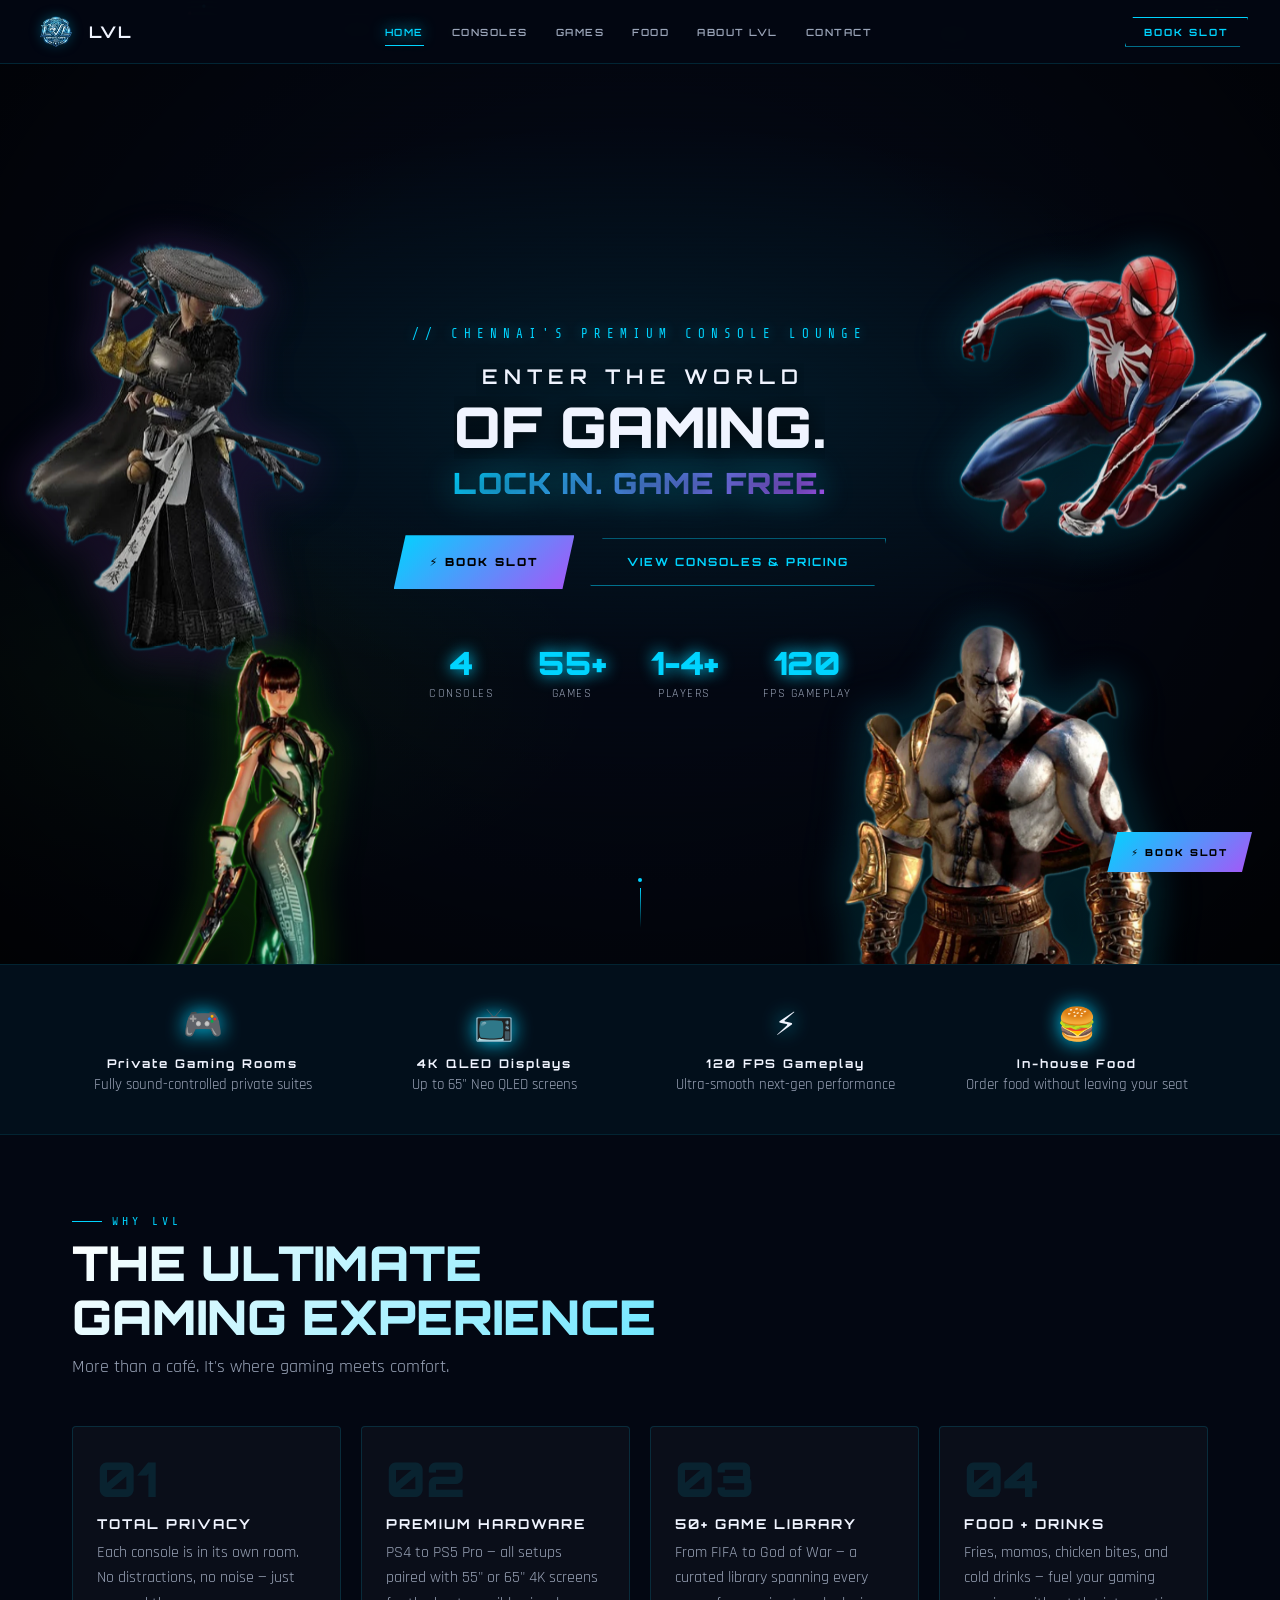
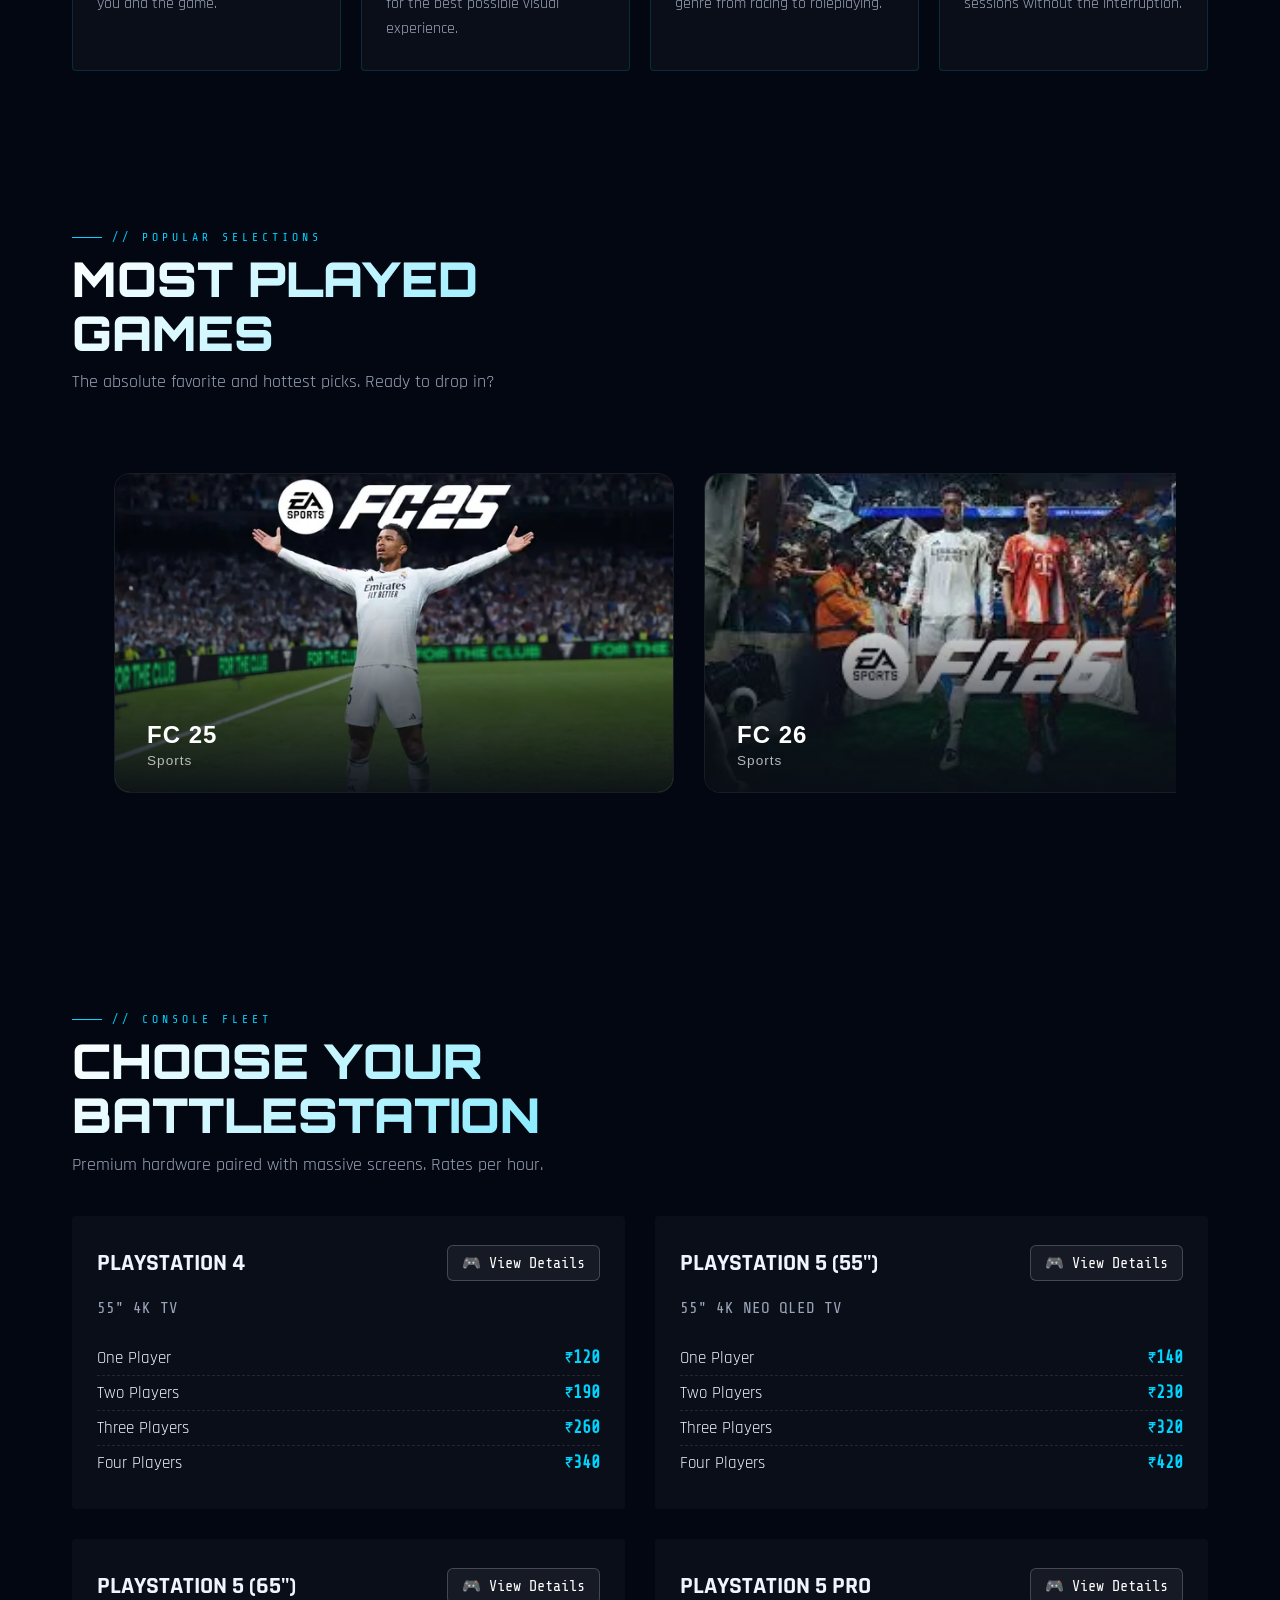
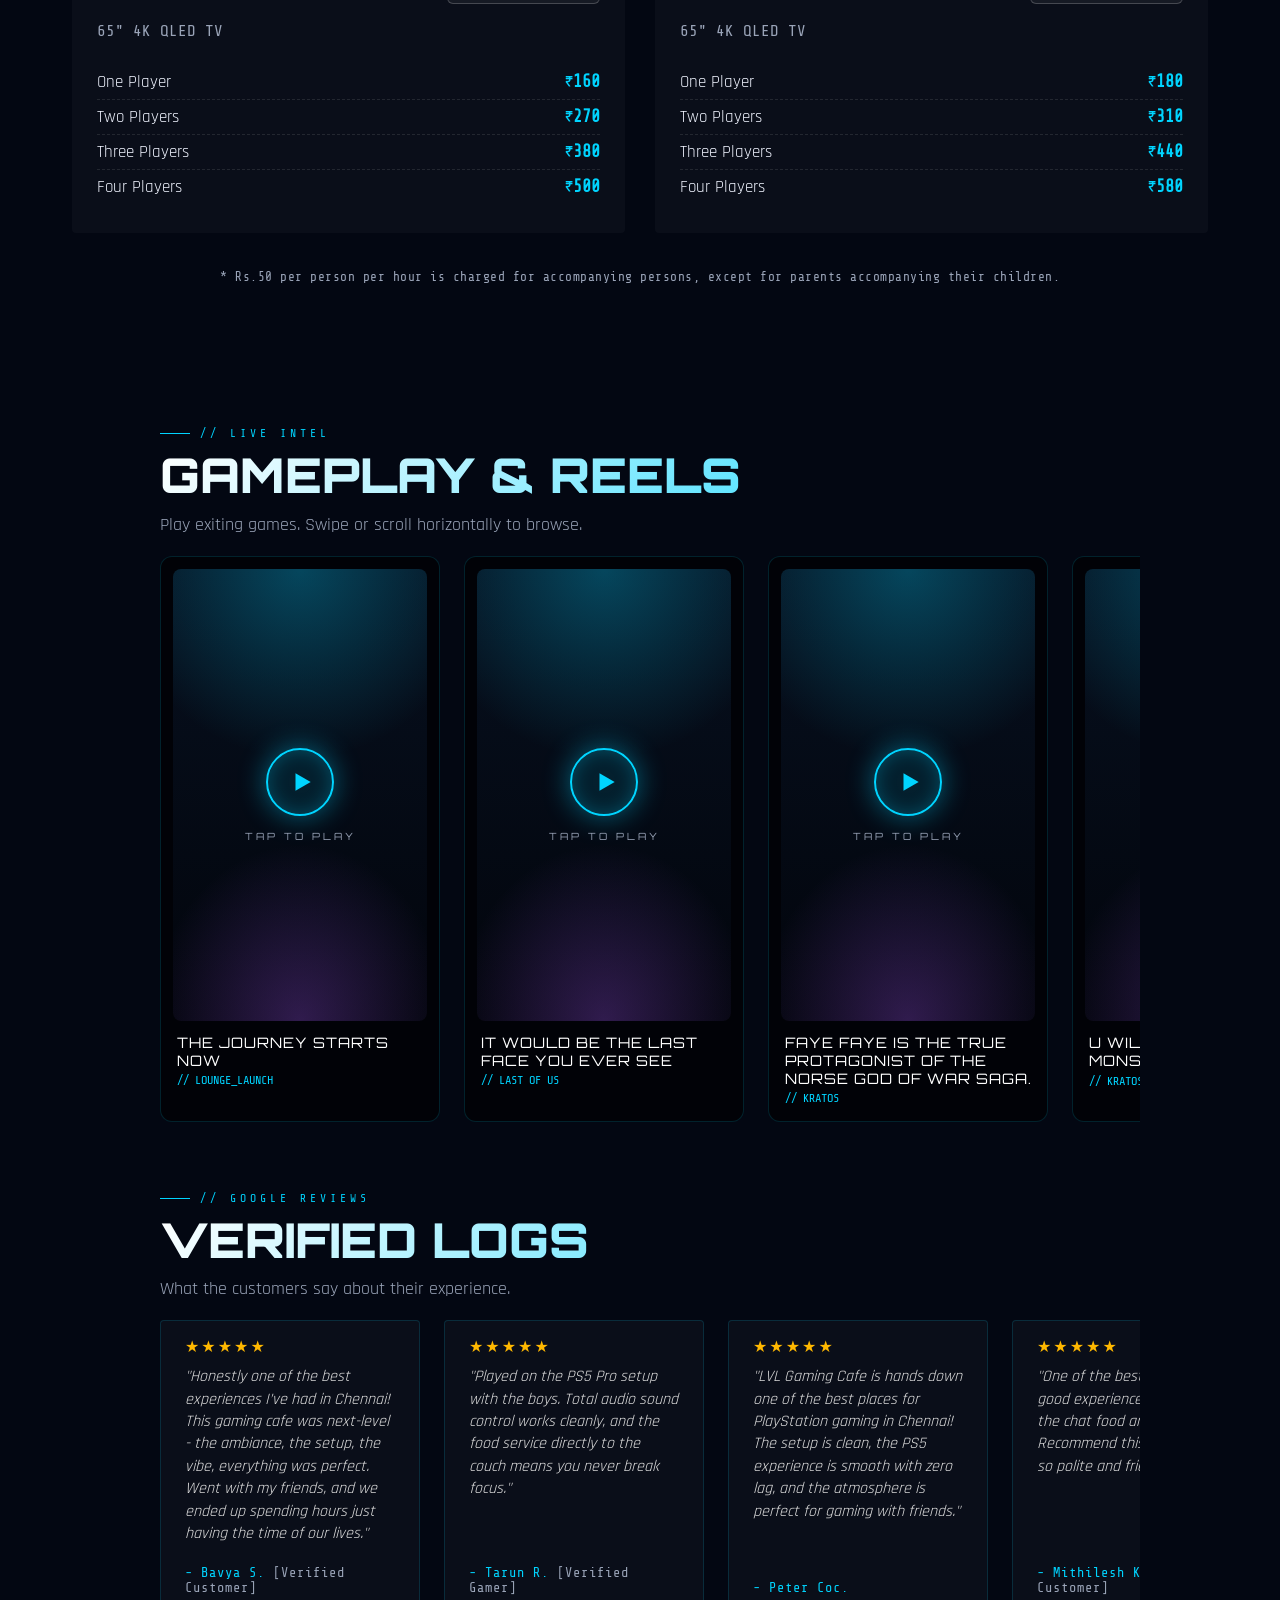
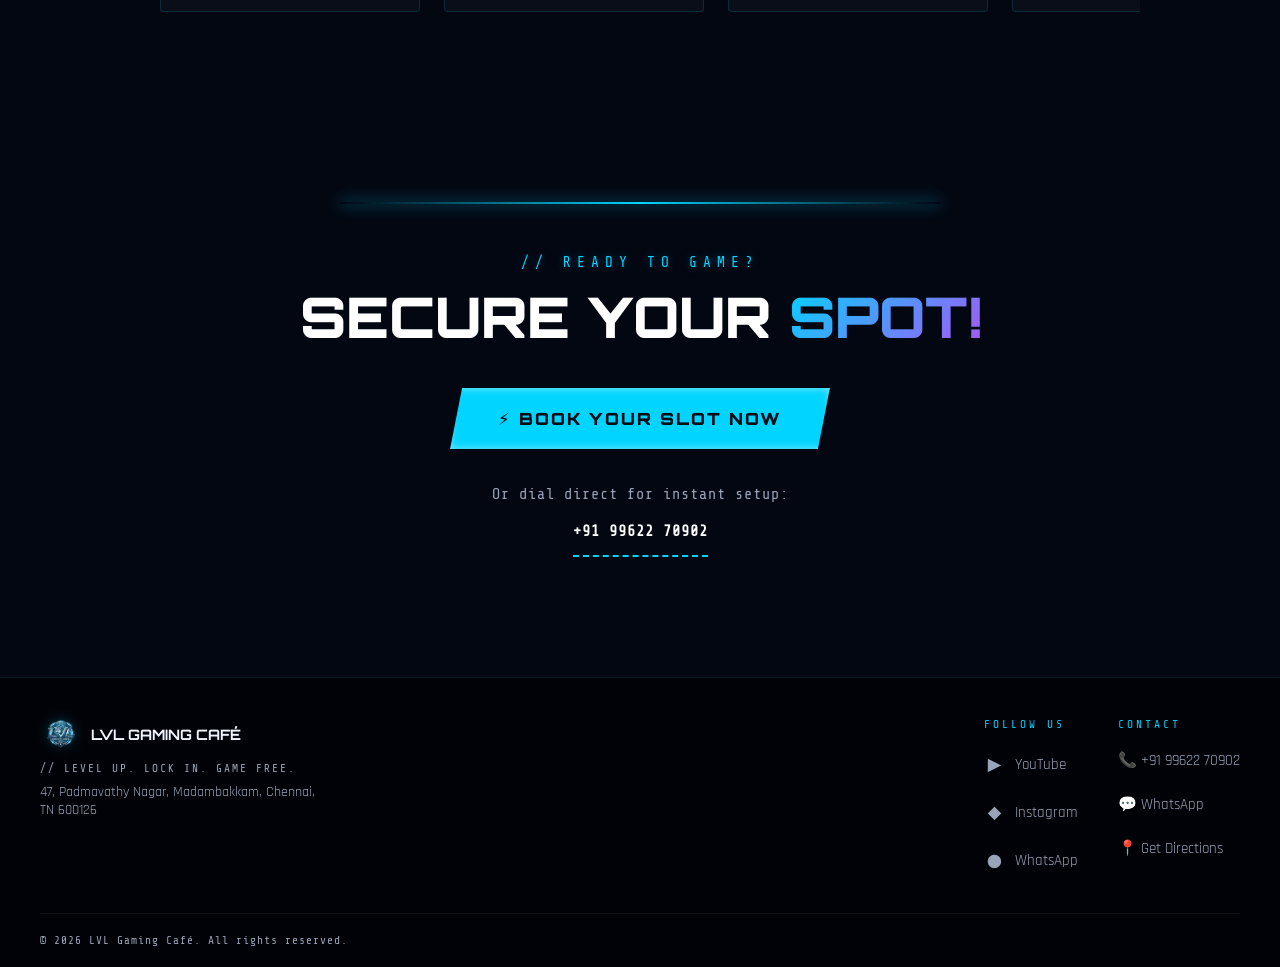
<file: index.html>
<!DOCTYPE html>
<html lang="en">
<head>
<meta charset="UTF-8">
<meta name="viewport" content="width=device-width, initial-scale=1, viewport-fit=cover">
<title>LVL Gaming Café – Level Up. Lock In. Game Free.</title>
<meta name="description" content="LVL Gaming Café is a premium console gaming lounge in Chennai: private PlayStation rooms, PS5 Pro, 4K 120 FPS gameplay, 55+ games and in-house food. Book your slot.">
<meta name="theme-color" content="#030712">
<meta name="color-scheme" content="dark">
<meta property="og:type" content="website">
<meta property="og:site_name" content="LVL Gaming Café">
<meta property="og:title" content="LVL Gaming Café – Level Up. Lock In. Game Free.">
<meta property="og:description" content="LVL Gaming Café is a premium console gaming lounge in Chennai: private PlayStation rooms, PS5 Pro, 4K 120 FPS gameplay, 55+ games and in-house food. Book your slot.">
<meta name="twitter:card" content="summary">
<link rel="icon" type="image/png" sizes="64x64" href="assets/img/favicon-64.png">
<link rel="apple-touch-icon" href="assets/img/apple-touch-icon.png">
<link rel="preload" href="assets/fonts/orbitron-latin-900-normal.woff2" as="font" type="font/woff2" crossorigin>
<link rel="preload" href="assets/fonts/rajdhani-latin-500-normal.woff2" as="font" type="font/woff2" crossorigin>
<link rel="preload" href="assets/hero/kratos.webp" as="image" type="image/webp" fetchpriority="high">
<script>(function(d){var h=d.documentElement;h.classList.add('js');try{if(d.getElementById&&!sessionStorage.getItem('siteInitialized'))h.classList.add('first-visit')}catch(e){}})(document);</script>
<style>@font-face{font-family:'Orbitron';font-style:normal;font-weight:400;font-display:swap;src:url(assets/fonts/orbitron-latin-400-normal.woff2) format('woff2');unicode-range:U+0000-00FF,U+0131,U+0152-0153,U+02BB-02BC,U+02C6,U+02DA,U+02DC,U+2000-206F,U+20AC,U+2122,U+2191,U+2193,U+2212,U+2215,U+FEFF,U+FFFD}@font-face{font-family:'Orbitron';font-style:normal;font-weight:600;font-display:swap;src:url(assets/fonts/orbitron-latin-600-normal.woff2) format('woff2');unicode-range:U+0000-00FF,U+0131,U+0152-0153,U+02BB-02BC,U+02C6,U+02DA,U+02DC,U+2000-206F,U+20AC,U+2122,U+2191,U+2193,U+2212,U+2215,U+FEFF,U+FFFD}@font-face{font-family:'Orbitron';font-style:normal;font-weight:700;font-display:swap;src:url(assets/fonts/orbitron-latin-700-normal.woff2) format('woff2');unicode-range:U+0000-00FF,U+0131,U+0152-0153,U+02BB-02BC,U+02C6,U+02DA,U+02DC,U+2000-206F,U+20AC,U+2122,U+2191,U+2193,U+2212,U+2215,U+FEFF,U+FFFD}@font-face{font-family:'Orbitron';font-style:normal;font-weight:900;font-display:swap;src:url(assets/fonts/orbitron-latin-900-normal.woff2) format('woff2');unicode-range:U+0000-00FF,U+0131,U+0152-0153,U+02BB-02BC,U+02C6,U+02DA,U+02DC,U+2000-206F,U+20AC,U+2122,U+2191,U+2193,U+2212,U+2215,U+FEFF,U+FFFD}@font-face{font-family:'Rajdhani';font-style:normal;font-weight:300;font-display:swap;src:url(assets/fonts/rajdhani-latin-300-normal.woff2) format('woff2');unicode-range:U+0000-00FF,U+0131,U+0152-0153,U+02BB-02BC,U+02C6,U+02DA,U+02DC,U+2000-206F,U+20AC,U+2122,U+2191,U+2193,U+2212,U+2215,U+FEFF,U+FFFD}@font-face{font-family:'Rajdhani';font-style:normal;font-weight:400;font-display:swap;src:url(assets/fonts/rajdhani-latin-400-normal.woff2) format('woff2');unicode-range:U+0000-00FF,U+0131,U+0152-0153,U+02BB-02BC,U+02C6,U+02DA,U+02DC,U+2000-206F,U+20AC,U+2122,U+2191,U+2193,U+2212,U+2215,U+FEFF,U+FFFD}@font-face{font-family:'Rajdhani';font-style:normal;font-weight:500;font-display:swap;src:url(assets/fonts/rajdhani-latin-500-normal.woff2) format('woff2');unicode-range:U+0000-00FF,U+0131,U+0152-0153,U+02BB-02BC,U+02C6,U+02DA,U+02DC,U+2000-206F,U+20AC,U+2122,U+2191,U+2193,U+2212,U+2215,U+FEFF,U+FFFD}@font-face{font-family:'Rajdhani';font-style:normal;font-weight:600;font-display:swap;src:url(assets/fonts/rajdhani-latin-600-normal.woff2) format('woff2');unicode-range:U+0000-00FF,U+0131,U+0152-0153,U+02BB-02BC,U+02C6,U+02DA,U+02DC,U+2000-206F,U+20AC,U+2122,U+2191,U+2193,U+2212,U+2215,U+FEFF,U+FFFD}@font-face{font-family:'Rajdhani';font-style:normal;font-weight:700;font-display:swap;src:url(assets/fonts/rajdhani-latin-700-normal.woff2) format('woff2');unicode-range:U+0000-00FF,U+0131,U+0152-0153,U+02BB-02BC,U+02C6,U+02DA,U+02DC,U+2000-206F,U+20AC,U+2122,U+2191,U+2193,U+2212,U+2215,U+FEFF,U+FFFD}@font-face{font-family:'Share Tech Mono';font-style:normal;font-weight:400;font-display:swap;src:url(assets/fonts/share-tech-mono-latin-400-normal.woff2) format('woff2');unicode-range:U+0000-00FF,U+0131,U+0152-0153,U+02BB-02BC,U+02C6,U+02DA,U+02DC,U+2000-206F,U+20AC,U+2122,U+2191,U+2193,U+2212,U+2215,U+FEFF,U+FFFD}@font-face{font-family:'LVL Rupee';font-weight:100 900;font-display:swap;src:url(assets/fonts/rupee-600.woff2) format('woff2');unicode-range:U+20B9}</style>
<link rel="stylesheet" href="css/style.css">
<link rel="stylesheet" href="css/hero.css">
<link rel="stylesheet" href="css/home.css">
<link rel="stylesheet" href="css/games.css" media="print" onload="this.media='all'">
<noscript><link rel="stylesheet" href="css/games.css"></noscript>
<noscript><style>#loader{display:none!important}</style></noscript>
<script type="application/ld+json">{"@context":"https://schema.org","@type":"EntertainmentBusiness","name":"LVL Gaming Café","description":"Premium console gaming lounge in Chennai with private PlayStation rooms.","telephone":"+919962270902","address":{"@type":"PostalAddress","streetAddress":"47, Padmavathy Nagar, Madambakkam","addressLocality":"Chennai","addressRegion":"TN","postalCode":"600126","addressCountry":"IN"},"sameAs":["https://www.instagram.com/lvl_gaming_cafe/","https://www.youtube.com/@lvlgamingcafe"]}</script>
</head>
<body>
<!-- LOADING SCREEN -->
<div id="loader" aria-hidden="true">
  <img src="assets/img/logo-144.webp" srcset="assets/img/logo-144.webp 1x, assets/img/logo-288.webp 2x" class="loader-logo" width="115" height="89" alt="">
  <div class="loader-wordmark">LVL</div>
  <div class="loader-bar"><div class="loader-fill"></div></div>
  <div class="loader-text" id="loaderText">INITIALIZING SYSTEMS...</div>
</div>

<!-- PARTICLE CANVAS -->
<canvas id="particleCanvas" aria-hidden="true"></canvas>

<a class="skip-link" href="#main">Skip to content</a>

<!-- NAVIGATION -->
<nav id="mainNav" aria-label="Primary">
  <a class="nav-logo" href="index.html" aria-label="LVL Gaming Café – home">
    <img src="assets/img/logo-72.webp" srcset="assets/img/logo-72.webp 1x, assets/img/logo-144.webp 2x, assets/img/logo-288.webp 3x" width="46" height="36" alt="" decoding="async"><span class="nav-brand">LVL</span>
  </a>
  <ul class="nav-links"><li><a href="index.html" data-page="home" class="active" aria-current="page">HOME</a></li><li><a href="rooms.html" data-page="rooms">CONSOLES</a></li><li><a href="games.html" data-page="games">GAMES</a></li><li><a href="food.html" data-page="food">FOOD</a></li><li><a href="about.html" data-page="about">ABOUT LVL</a></li><li><a href="booking.html" data-page="booking">CONTACT</a></li></ul>
  <a class="nav-cta" href="booking.html">BOOK SLOT</a>
  <button class="hamburger" id="hamburger" type="button" aria-label="Open menu" aria-expanded="false" aria-controls="mobileNav"><span></span><span></span><span></span></button>
</nav>

<!-- MOBILE MENU DRAWER -->
<div class="nav-scrim" id="navScrim"></div>
<div class="mobile-nav" id="mobileNav" role="dialog" aria-modal="true" aria-label="Site menu" inert>
  <button class="drawer-close" id="drawerClose" type="button" aria-label="Close menu">&times;</button>
  <div class="drawer-links"><a href="index.html" style="--i:0" class="active" aria-current="page">HOME</a><a href="rooms.html" style="--i:1">CONSOLES</a><a href="games.html" style="--i:2">GAMES</a><a href="food.html" style="--i:3">FOOD</a><a href="about.html" style="--i:4">ABOUT</a><a href="booking.html" style="--i:5">CONTACT</a></div>
  <div class="drawer-actions">
    <a class="btn-primary" href="booking.html">⚡ BOOK SLOT</a>
    <div class="drawer-quick">
      <a href="tel:+919962270902">📞 Call</a>
      <a href="https://wa.me/919962270902" target="_blank" rel="noopener noreferrer">💬 WhatsApp</a>
    </div>
  </div>
</div>

<!-- BOTTOM DOCK (phones & tablets) -->
<nav class="dock" aria-label="Quick navigation"><a href="index.html" aria-current="page"><svg viewBox="0 0 24 24" aria-hidden="true"><path d="M3 11.5 12 4l9 7.5"/><path d="M5.5 10v9.5h13V10"/></svg><span>HOME</span></a><a href="rooms.html"><svg viewBox="0 0 24 24" aria-hidden="true"><path d="M6 8h12a4 4 0 0 1 3.9 4.9l-.9 4a2.4 2.4 0 0 1-4 1.2L15 16.5H9L7 18.1a2.4 2.4 0 0 1-4-1.2l-.9-4A4 4 0 0 1 6 8Z"/><path d="M8 11v3M6.5 12.5h3"/><circle cx="15.5" cy="12" r=".7"/><circle cx="17.5" cy="13.6" r=".7"/></svg><span>CONSOLES</span></a><a class="dock-book" href="booking.html" aria-label="Book a slot"><span class="dock-orb"><svg viewBox="0 0 24 24" aria-hidden="true"><path d="M13 2 4.5 13.5H11L10 22l8.5-11.5H12L13 2Z"/></svg></span><span class="dock-label">BOOK</span></a><a href="games.html"><svg viewBox="0 0 24 24" aria-hidden="true"><rect x="4" y="4" width="7" height="7" rx="1.5"/><rect x="13" y="4" width="7" height="7" rx="1.5"/><rect x="4" y="13" width="7" height="7" rx="1.5"/><rect x="13" y="13" width="7" height="7" rx="1.5"/></svg><span>GAMES</span></a><a href="food.html"><svg viewBox="0 0 24 24" aria-hidden="true"><path d="M7 3v8M4.5 3v5a2.5 2.5 0 0 0 5 0V3M7 11v10"/><path d="M17 21V3c-2.5 1.5-3.5 4.5-3.5 8H17"/></svg><span>FOOD</span></a></nav>

<!-- FLOATING BOOK BUTTON (desktop) -->
<a id="floatBook" href="booking.html">⚡ BOOK SLOT</a>

<!-- ==================== HOME PAGE ==================== -->
<main id="main" class="page-wrapper" tabindex="-1">
  <section class="hero" id="top" aria-labelledby="heroTitle">
    <div class="hero-vignette"></div>
    <div class="hero-scanline"></div>

    <!-- HERO – ART-DIRECTED CHARACTER POSTER -->
    <div class="hero-stage">
      <div class="hero-atmos" aria-hidden="true">
        <span class="hero-beam hero-beam-b" data-depth="0.25"></span>
        <span class="hero-beam hero-beam-a" data-depth="0.2"></span>
        <span class="hero-floor"></span>
        <span class="hero-ring"></span>
        <div class="hero-motes" id="heroMotes"></div>
      </div>
      <div class="hero-game-assembly" role="img" aria-label="Characters from games available at LVL: Kratos, Spider-Man, Eve and Atsu">
      <div class="hero-game-card game-character-only game-card-5 hc-spidey" data-depth="0.9"><div class="hc-par"><img src="assets/hero/spidey.webp" alt="" width="984" height="900" decoding="async"></div></div>
      <div class="hero-game-card game-character-only game-card-1 hc-atsu" data-depth="0.7"><div class="hc-par"><img src="assets/hero/atsu.webp" alt="" width="742" height="1074" decoding="async"></div></div>
      <div class="hero-game-card game-character-only game-card-2 hc-eve" data-depth="0.55"><div class="hc-par"><img src="assets/hero/eve.webp" alt="" width="468" height="950" decoding="async"></div></div>
      <div class="hero-game-card game-character-only game-card-4 hc-kratos" data-depth="0.4"><div class="hc-par"><img src="assets/hero/kratos.webp" alt="" width="688" height="920" decoding="async" fetchpriority="high"></div></div>
      </div>
    </div>

    <div class="hero-copy">
      <p class="hero-eyebrow">// CHENNAI'S PREMIUM CONSOLE LOUNGE</p>
      <h1 class="hero-title" id="heroTitle">
        <span class="ln"><span class="hero-lead-in">ENTER THE WORLD</span></span>
        <span class="ln"><span>OF GAMING.</span></span>
        <span class="hero-tagline"><span class="accent">LOCK IN. GAME FREE.</span></span>
      </h1>
      <div class="hero-ctas">
        <a class="btn-primary" href="booking.html">⚡ BOOK SLOT</a>
        <a class="btn-outline" href="rooms.html">VIEW CONSOLES &amp; PRICING</a>
      </div>
    </div>

    <div class="hero-stats">
      <div class="hero-stat"><div class="hero-stat-num" data-count="4">4</div><div class="hero-stat-label">Consoles</div></div>
      <div class="hero-stat"><div class="hero-stat-num" data-count="55" data-suffix="+">55+</div><div class="hero-stat-label">Games</div></div>
      <div class="hero-stat"><div class="hero-stat-num">1-4+</div><div class="hero-stat-label">Players</div></div>
      <div class="hero-stat"><div class="hero-stat-num" data-count="120">120</div><div class="hero-stat-label">FPS Gameplay</div></div>
    </div>

    <a class="scroll-indicator" href="#features" aria-label="Scroll to explore">
      <span class="scroll-dot"></span><span class="scroll-line"></span>
    </a>
  </section>

  <div class="features-band" id="features">
    <div class="features-strip"><div class="feature-item fade-in"><div class="feature-icon" aria-hidden="true">🎮</div><div class="feature-title">Private Gaming Rooms</div><div class="feature-desc">Fully sound-controlled private suites</div></div><div class="feature-item fade-in stagger-1"><div class="feature-icon" aria-hidden="true">📺</div><div class="feature-title">4K QLED Displays</div><div class="feature-desc">Up to 65" Neo QLED screens</div></div><div class="feature-item fade-in stagger-2"><div class="feature-icon" aria-hidden="true">⚡</div><div class="feature-title">120 FPS Gameplay</div><div class="feature-desc">Ultra-smooth next-gen performance</div></div><div class="feature-item fade-in stagger-3"><div class="feature-icon" aria-hidden="true">🍔</div><div class="feature-title">In-house Food</div><div class="feature-desc">Order food without leaving your seat</div></div></div>
  </div>

  <div class="home-section">
    <p class="section-label">WHY LVL</p>
    <h2 class="section-title">THE ULTIMATE<br>GAMING EXPERIENCE</h2>
    <p class="section-sub">More than a café. It's where gaming meets comfort.</p>
    <div class="why-grid">
      <div class="glass-card rgb-border why-card fade-in">
        <div class="card-number">01</div>
        <h3>TOTAL PRIVACY</h3>
        <p>Each console is in its own room. No distractions, no noise — just you and the game.</p>
      </div>
      <div class="glass-card rgb-border why-card fade-in stagger-1">
        <div class="card-number">02</div>
        <h3>PREMIUM HARDWARE</h3>
        <p>PS4 to PS5 Pro — all setups paired with 55" or 65" 4K screens for the best possible visual experience.</p>
      </div>
      <div class="glass-card rgb-border why-card fade-in stagger-2">
        <div class="card-number">03</div>
        <h3>50+ GAME LIBRARY</h3>
        <p>From FIFA to God of War — a curated library spanning every genre from racing to roleplaying.</p>
      </div>
      <div class="glass-card rgb-border why-card fade-in stagger-3">
        <div class="card-number">04</div>
        <h3>FOOD + DRINKS</h3>
        <p>Fries, momos, chicken bites, and cold drinks — fuel your gaming sessions without the interruption.</p>
      </div>
    </div>
  </div>

  <!-- MOST PLAYED GAMES -->
  <div class="home-section">
    <p class="section-label">// POPULAR SELECTIONS</p>
    <h2 class="section-title">MOST PLAYED<br>GAMES</h2>
    <p class="section-sub">The absolute favorite and hottest picks. Ready to drop in?</p>
    <div class="most-played-section most-played-home">
      <div class="horizontal-scroll-container" id="homeMostPlayedGrid"></div>
    </div>
  </div>

  <!-- CONSOLE FLEET -->
  <div class="home-section">
    <p class="section-label">// CONSOLE FLEET</p>
    <h2 class="section-title">CHOOSE YOUR<br>BATTLESTATION</h2>
    <p class="section-sub">Premium hardware paired with massive screens. Rates per hour.</p>
    <div class="console-two-col-grid">
      <div class="glass-card rgb-border why-card fade-in">
        <div class="console-head">
          <h2>PLAYSTATION 4</h2>
          <a href="rooms.html" class="view-details-link"><span>🎮 View Details</span></a>
        </div>
        <p class="console-spec">55" 4K TV</p>
        <div class="price-tier-row"><span>One Player</span><span class="price-amt">₹120</span></div><div class="price-tier-row"><span>Two Players</span><span class="price-amt">₹190</span></div><div class="price-tier-row"><span>Three Players</span><span class="price-amt">₹260</span></div><div class="price-tier-row"><span>Four Players</span><span class="price-amt">₹340</span></div>
      </div>
      <div class="glass-card rgb-border why-card fade-in stagger-1">
        <div class="console-head">
          <h2>PLAYSTATION 5 (55")</h2>
          <a href="rooms.html" class="view-details-link"><span>🎮 View Details</span></a>
        </div>
        <p class="console-spec">55" 4K NEO QLED TV</p>
        <div class="price-tier-row"><span>One Player</span><span class="price-amt">₹140</span></div><div class="price-tier-row"><span>Two Players</span><span class="price-amt">₹230</span></div><div class="price-tier-row"><span>Three Players</span><span class="price-amt">₹320</span></div><div class="price-tier-row"><span>Four Players</span><span class="price-amt">₹420</span></div>
      </div>
      <div class="glass-card rgb-border why-card fade-in stagger-2">
        <div class="console-head">
          <h2>PLAYSTATION 5 (65")</h2>
          <a href="rooms.html" class="view-details-link"><span>🎮 View Details</span></a>
        </div>
        <p class="console-spec">65" 4K QLED TV</p>
        <div class="price-tier-row"><span>One Player</span><span class="price-amt">₹160</span></div><div class="price-tier-row"><span>Two Players</span><span class="price-amt">₹270</span></div><div class="price-tier-row"><span>Three Players</span><span class="price-amt">₹380</span></div><div class="price-tier-row"><span>Four Players</span><span class="price-amt">₹500</span></div>
      </div>
      <div class="glass-card rgb-border why-card fade-in stagger-3">
        <div class="console-head">
          <h2>PLAYSTATION 5 PRO</h2>
          <a href="rooms.html" class="view-details-link"><span>🎮 View Details</span></a>
        </div>
        <p class="console-spec">65" 4K QLED TV</p>
        <div class="price-tier-row"><span>One Player</span><span class="price-amt">₹180</span></div><div class="price-tier-row"><span>Two Players</span><span class="price-amt">₹310</span></div><div class="price-tier-row"><span>Three Players</span><span class="price-amt">₹440</span></div><div class="price-tier-row"><span>Four Players</span><span class="price-amt">₹580</span></div>
      </div>
    </div>
    <p class="console-note">* Rs.50 per person per hour is charged for accompanying persons, except for parents accompanying their children.</p>
  </div>

  <!-- MEDIA (videos load only when tapped) -->
  <div class="home-section media-intel-section">
    <div class="section-header-wrap">
      <p class="section-label">// LIVE INTEL</p>
      <h2 class="section-title">GAMEPLAY &amp; REELS</h2>
      <p class="section-sub">Play exiting games. Swipe or scroll horizontally to browse.</p>
    </div>
    <div class="scroll-container" tabindex="0" aria-label="Gameplay reels">
      <div class="glass-card rgb-border media-card">
        <div class="short-reel-container" data-yt="largPDgI7n0" data-title="LVL Journey Launch">
          <button class="reel-facade" type="button" aria-label="Play video: LVL Journey Launch"><span class="reel-play"><svg viewBox="0 0 24 24" aria-hidden="true"><path d="M6 4l14 8-14 8z"/></svg></span><span class="reel-hint">TAP TO PLAY</span></button>
        </div>
        <div class="media-title">The Journey Starts Now</div>
        <div class="media-tag">// LOUNGE_LAUNCH</div>
      </div>
      <div class="glass-card rgb-border media-card">
        <div class="short-reel-container" data-yt="iP-cDce0jKE" data-title="The Last of Us">
          <button class="reel-facade" type="button" aria-label="Play video: The Last of Us"><span class="reel-play"><svg viewBox="0 0 24 24" aria-hidden="true"><path d="M6 4l14 8-14 8z"/></svg></span><span class="reel-hint">TAP TO PLAY</span></button>
        </div>
        <div class="media-title">It would be the last face you ever see</div>
        <div class="media-tag">// LAST OF US</div>
      </div>
      <div class="glass-card rgb-border media-card">
        <div class="short-reel-container" data-yt="_tXxHL8coCE" data-title="Faye faye kratos">
          <button class="reel-facade" type="button" aria-label="Play video: Faye faye kratos"><span class="reel-play"><svg viewBox="0 0 24 24" aria-hidden="true"><path d="M6 4l14 8-14 8z"/></svg></span><span class="reel-hint">TAP TO PLAY</span></button>
        </div>
        <div class="media-title">Faye Faye is the true protagonist of the Norse God of War saga.</div>
        <div class="media-tag">// KRATOS</div>
      </div>
      <div class="glass-card rgb-border media-card">
        <div class="short-reel-container" data-yt="B2gZufeGHcA" data-title="KRATOS">
          <button class="reel-facade" type="button" aria-label="Play video: KRATOS"><span class="reel-play"><svg viewBox="0 0 24 24" aria-hidden="true"><path d="M6 4l14 8-14 8z"/></svg></span><span class="reel-hint">TAP TO PLAY</span></button>
        </div>
        <div class="media-title">U will always be Monster 👿</div>
        <div class="media-tag">// KRATOS</div>
      </div>
      <div class="glass-card rgb-border media-card">
        <div class="short-reel-container" data-yt="RURkXKforYM" data-title="LVL Gaming">
          <button class="reel-facade" type="button" aria-label="Play video: LVL Gaming"><span class="reel-play"><svg viewBox="0 0 24 24" aria-hidden="true"><path d="M6 4l14 8-14 8z"/></svg></span><span class="reel-hint">TAP TO PLAY</span></button>
        </div>
        <div class="media-title">Sandman never saw it coming! 🎥</div>
        <div class="media-tag">// SPIDER MAN</div>
      </div>
    </div>

    <!-- GOOGLE REVIEWS -->
    <div class="reviews-block">
      <div class="section-header-wrap">
        <p class="section-label">// GOOGLE REVIEWS</p>
        <h2 class="section-title">VERIFIED LOGS</h2>
        <p class="section-sub">What the customers say about their experience.</p>
      </div>
      <div class="scroll-container" tabindex="0" aria-label="Customer reviews">
        <div class="glass-card rgb-border review-card">
          <div>
            <div class="review-stars" aria-label="5 out of 5 stars">★★★★★</div>
            <p class="review-text">"Honestly one of the best experiences I’ve had in Chennai! This gaming cafe was next-level - the ambiance, the setup, the vibe, everything was perfect. Went with my friends, and we ended up spending hours just having the time of our lives."</p>
          </div>
          <div class="review-author">- Bavya S. <span style="color: var(--text-muted)">[Verified Customer]</span></div>
        </div>
        <div class="glass-card rgb-border review-card">
          <div>
            <div class="review-stars" aria-label="5 out of 5 stars">★★★★★</div>
            <p class="review-text">"Played on the PS5 Pro setup with the boys. Total audio sound control works cleanly, and the food service directly to the couch means you never break focus."</p>
          </div>
          <div class="review-author">- Tarun R. <span style="color: var(--text-muted)">[Verified Gamer]</span></div>
        </div>
        <div class="glass-card rgb-border review-card">
          <div>
            <div class="review-stars" aria-label="5 out of 5 stars">★★★★★</div>
            <p class="review-text">"LVL Gaming Cafe is hands down one of the best places for PlayStation gaming in Chennai! The setup is clean, the PS5 experience is smooth with zero lag, and the atmosphere is perfect for gaming with friends."</p>
          </div>
          <div class="review-author">- Peter Coc. <span style="color: var(--text-muted)"></span></div>
        </div>
        <div class="glass-card rgb-border review-card">
          <div>
            <div class="review-stars" aria-label="5 out of 5 stars">★★★★★</div>
            <p class="review-text">"One of the best gaming cafe, good experience, lots of fun, and the chat food are good in taste, Recommend this cafe, owner is so polite and friendly 🫂"</p>
          </div>
          <div class="review-author">- Mithilesh Kumar. <span style="color: var(--text-muted)">[Happy Customer]</span></div>
        </div>
        <div class="glass-card rgb-border review-card">
          <div>
            <div class="review-stars" aria-label="5 out of 5 stars">★★★★★</div>
            <p class="review-text">"Perfect spot to unlock late-night co-op missions. The private room layout feels extremely high-end, and the neon aesthetics are incredible for pictures."</p>
          </div>
          <div class="review-author">- Kaviya B. <span style="color: var(--text-muted)">[Streamer]</span></div>
        </div>
        <div class="glass-card rgb-border review-card">
          <div>
            <div class="review-stars" aria-label="5 out of 5 stars">★★★★★</div>
            <p class="review-text">"Lit gaming spot! 🔥 The vibe's immaculate, chill tunes, comfy seats, and the decor's on point. Food's , drinks flowin', and the gaming rigs are beast mode! 10/10 would chill here again 😎👾."</p>
          </div>
          <div class="review-author">- Josphin Marry Thersa. <span style="color: var(--text-muted)">[Verified Client]</span></div>
        </div>
      </div>
    </div>
  </div>

  <div class="home-cta-strip">
    <div class="neon-divider"></div>
    <p class="cta-kicker">// READY TO GAME?</p>
    <h2 class="cta-title">SECURE YOUR <span class="grad">SPOT!</span></h2>
    <a class="btn-primary cta-btn" href="booking.html">⚡ BOOK YOUR SLOT NOW</a>
    <p class="cta-call">Or dial direct for instant setup:<br><a href="tel:+919962270902">+91 99622 70902</a></p>
  </div>
</main>

<!-- FOOTER -->
<footer>
  <div class="footer-inner">
    <div class="footer-top">
      <div class="footer-brand">
        <div class="footer-logo">
          <img src="assets/img/logo-72.webp" srcset="assets/img/logo-72.webp 1x, assets/img/logo-144.webp 2x, assets/img/logo-288.webp 3x" width="41" height="32" alt="" decoding="async" loading="lazy">
          <span class="footer-logo-text">LVL GAMING CAFÉ</span>
        </div>
        <p class="footer-tagline">// LEVEL UP. LOCK IN. GAME FREE.</p>
        <p class="footer-address">47, Padmavathy Nagar, Madambakkam, Chennai, TN 600126</p>
      </div>
      <div class="footer-social">
        <p class="footer-heading">FOLLOW US</p>
        <a class="footer-social-link" href="https://www.youtube.com/@lvlgamingcafe" target="_blank" rel="noopener noreferrer"><span class="footer-social-icon">▶</span> YouTube</a>
        <a class="footer-social-link" href="https://www.instagram.com/lvl_gaming_cafe/" target="_blank" rel="noopener noreferrer"><span class="footer-social-icon">◆</span> Instagram</a>
        <a class="footer-social-link" href="https://wa.me/919962270902" target="_blank" rel="noopener noreferrer"><span class="footer-social-icon">●</span> WhatsApp</a>
      </div>
      <div class="footer-contact">
        <p class="footer-heading">CONTACT</p>
        <a href="tel:+919962270902">📞 +91 99622 70902</a>
        <a href="https://wa.me/919962270902" target="_blank" rel="noopener noreferrer">💬 WhatsApp</a>
        <a href="https://www.google.com/maps/search/LvL+Gaming+Cafe+Chennai" target="_blank" rel="noopener noreferrer">📍 Get Directions</a>
      </div>
    </div>
    <div class="footer-bottom">
      <p class="footer-copy">© 2026 LVL Gaming Café. All rights reserved.</p>
    </div>
  </div>
</footer>

<!-- GAME DETAILS MODAL -->
<div id="gameModal" class="modal-overlay" role="dialog" aria-modal="true" aria-labelledby="modalTitle" aria-hidden="true">
  <div class="modal-surface">
    <button class="modal-close-btn" data-close-modal aria-label="Close modal">×</button>
    <div id="modalMediaContainer" class="modal-hero-banner"></div>
    <div class="modal-content-wrapper">
      <div class="modal-main-header">
        <div class="modal-title-group">
          <h2 id="modalTitle" class="modal-main-title">Game Title</h2>
          <div id="modalBadges" class="modal-badge-row"></div>
        </div>
        <div class="modal-actions-sidebar">
          <a href="booking.html" class="modal-btn modal-btn-primary">🎟️ Book Session Now</a>
          <button id="modalTrailerBtn" type="button" class="modal-btn modal-btn-secondary">▶ Play Trailer</button>
        </div>
      </div>
      <div class="modal-meta-strip">
        <span id="modalRating" class="meta-item rating-stars">⭐⭐⭐⭐⭐ 4.8</span>
        <span class="meta-divider">|</span>
        <span id="modalAgeRating" class="meta-item">Rating: M</span>
        <span class="meta-divider">|</span>
        <span id="modalPlaytime" class="meta-item">⏱️ 30h+</span>
        <span class="meta-divider">|</span>
        <span id="modalYear" class="meta-item">📅 2025</span>
      </div>
      <hr class="modal-divider-line">
      <div class="modal-body-grid">
        <div class="modal-body-left">
          <h3 class="section-micro-title">About the Game</h3>
          <p id="modalStory" class="modal-story-text">Game description narrative goes here...</p>
        </div>
        <div class="modal-body-right">
          <h3 class="section-micro-title">Available on Stations</h3>
          <div id="modalConsoles" class="modal-stations-list"></div>
          <div class="modal-studio-footer">
            <span>Developer:</span> <strong id="modalDev">Studio Name</strong>
          </div>
        </div>
      </div>
    </div>
  </div>
</div>



<script src="js/script.js" defer></script>
<script src="js/home.js" defer></script>
<script type="module" src="js/games.js"></script>
</body>
</file>
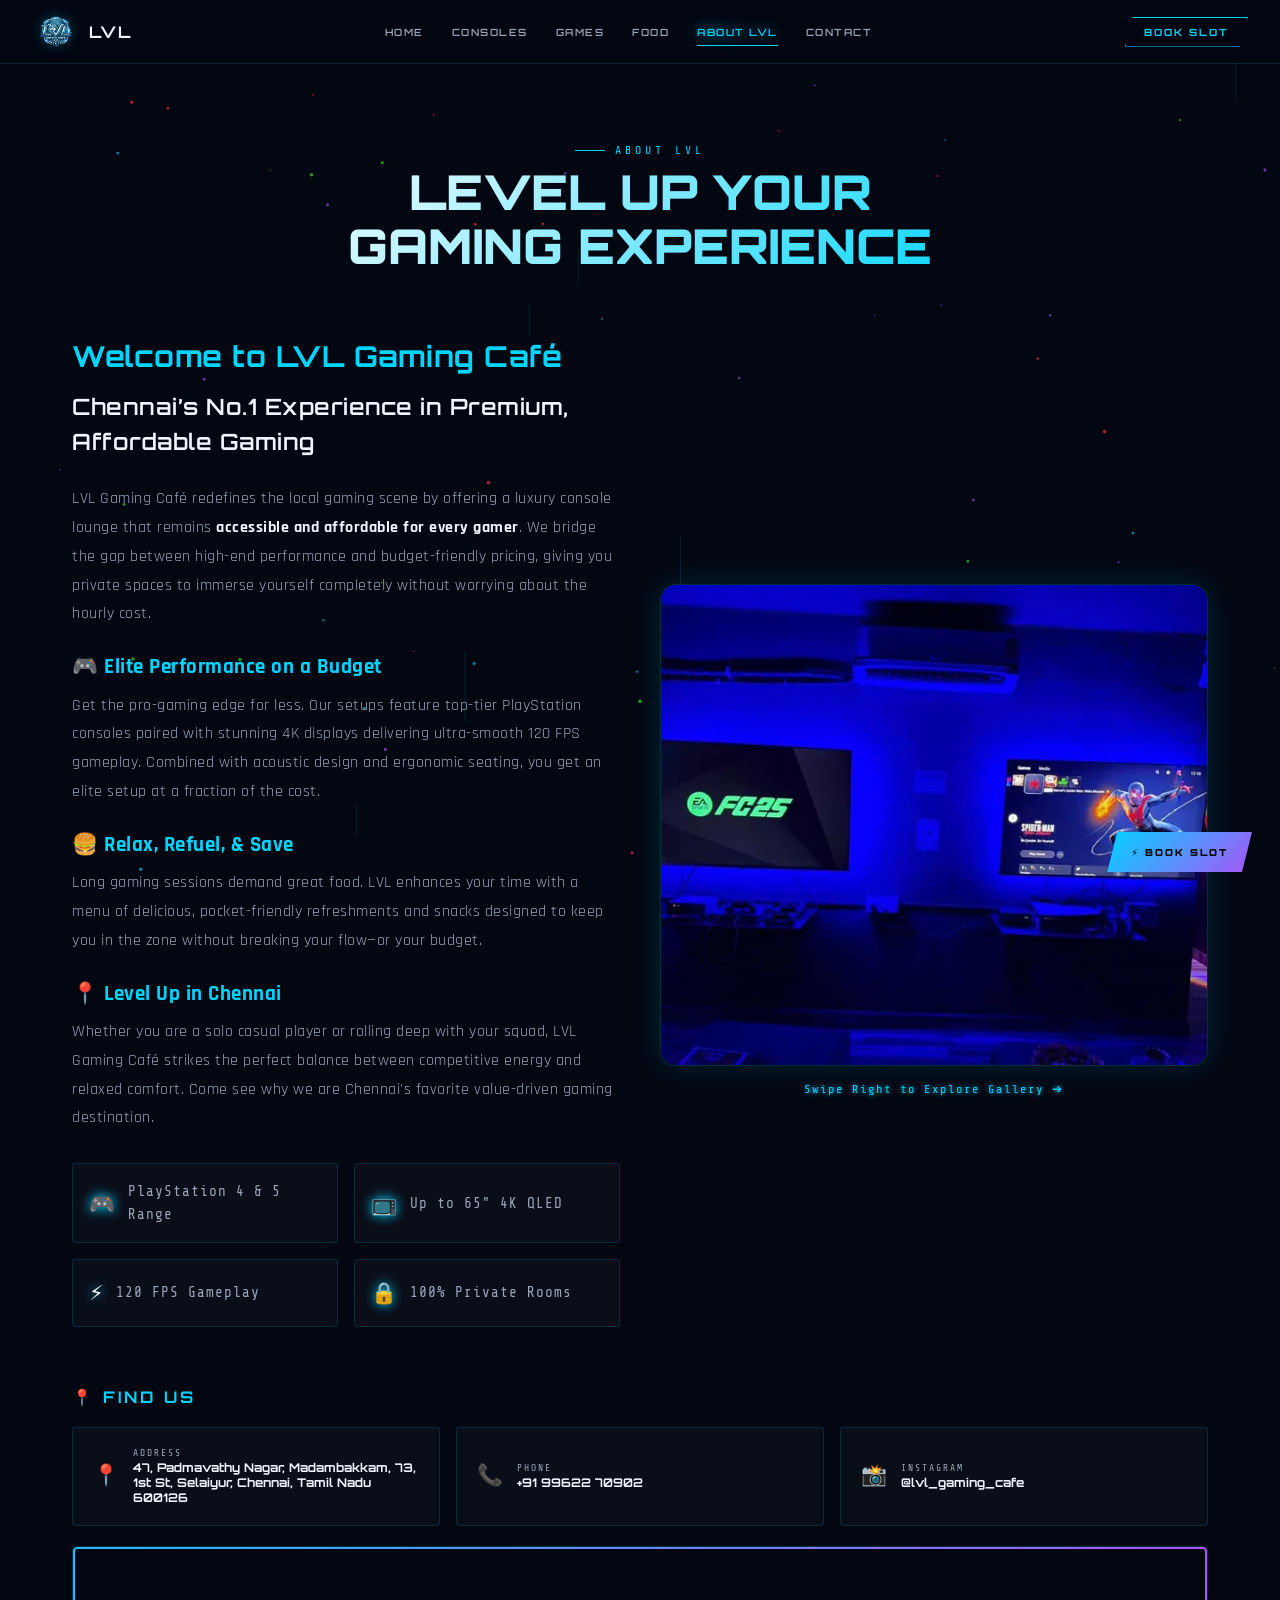
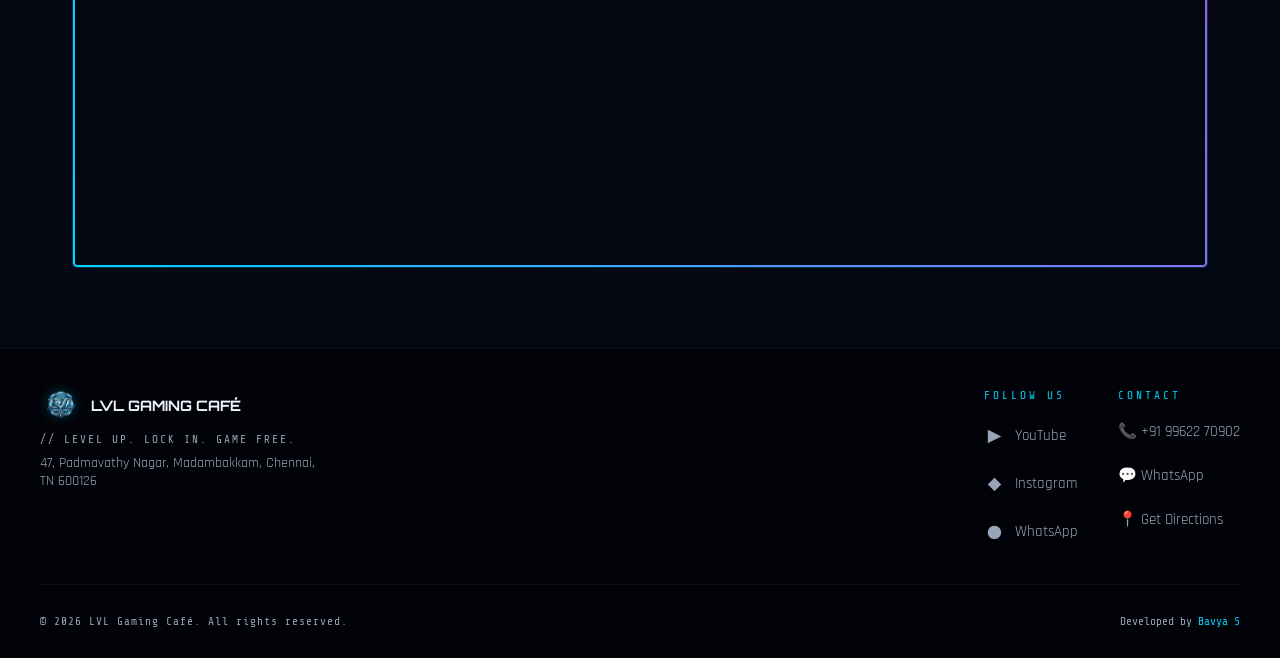
<file: about.html>
<!DOCTYPE html>
<html lang="en">
<head>
<meta charset="UTF-8">
<meta name="viewport" content="width=device-width, initial-scale=1, viewport-fit=cover">
<title>About – LVL Gaming Café</title>
<meta name="description" content="About LVL Gaming Café: a Chennai console lounge with private rooms, 4K screens and 120 FPS PlayStation gaming at affordable hourly rates.">
<meta name="theme-color" content="#030712">
<meta name="color-scheme" content="dark">
<meta property="og:type" content="website">
<meta property="og:site_name" content="LVL Gaming Café">
<meta property="og:title" content="About – LVL Gaming Café">
<meta property="og:description" content="About LVL Gaming Café: a Chennai console lounge with private rooms, 4K screens and 120 FPS PlayStation gaming at affordable hourly rates.">
<meta name="twitter:card" content="summary">
<link rel="icon" type="image/png" sizes="64x64" href="assets/img/favicon-64.png">
<link rel="apple-touch-icon" href="assets/img/apple-touch-icon.png">
<link rel="preload" href="assets/fonts/orbitron-latin-900-normal.woff2" as="font" type="font/woff2" crossorigin>
<link rel="preload" href="assets/fonts/rajdhani-latin-500-normal.woff2" as="font" type="font/woff2" crossorigin>
<script>(function(d){var h=d.documentElement;h.classList.add('js');try{if(d.getElementById&&!sessionStorage.getItem('siteInitialized'))h.classList.add('first-visit')}catch(e){}})(document);</script>
<style>@font-face{font-family:'Orbitron';font-style:normal;font-weight:400;font-display:swap;src:url(assets/fonts/orbitron-latin-400-normal.woff2) format('woff2');unicode-range:U+0000-00FF,U+0131,U+0152-0153,U+02BB-02BC,U+02C6,U+02DA,U+02DC,U+2000-206F,U+20AC,U+2122,U+2191,U+2193,U+2212,U+2215,U+FEFF,U+FFFD}@font-face{font-family:'Orbitron';font-style:normal;font-weight:600;font-display:swap;src:url(assets/fonts/orbitron-latin-600-normal.woff2) format('woff2');unicode-range:U+0000-00FF,U+0131,U+0152-0153,U+02BB-02BC,U+02C6,U+02DA,U+02DC,U+2000-206F,U+20AC,U+2122,U+2191,U+2193,U+2212,U+2215,U+FEFF,U+FFFD}@font-face{font-family:'Orbitron';font-style:normal;font-weight:700;font-display:swap;src:url(assets/fonts/orbitron-latin-700-normal.woff2) format('woff2');unicode-range:U+0000-00FF,U+0131,U+0152-0153,U+02BB-02BC,U+02C6,U+02DA,U+02DC,U+2000-206F,U+20AC,U+2122,U+2191,U+2193,U+2212,U+2215,U+FEFF,U+FFFD}@font-face{font-family:'Orbitron';font-style:normal;font-weight:900;font-display:swap;src:url(assets/fonts/orbitron-latin-900-normal.woff2) format('woff2');unicode-range:U+0000-00FF,U+0131,U+0152-0153,U+02BB-02BC,U+02C6,U+02DA,U+02DC,U+2000-206F,U+20AC,U+2122,U+2191,U+2193,U+2212,U+2215,U+FEFF,U+FFFD}@font-face{font-family:'Rajdhani';font-style:normal;font-weight:300;font-display:swap;src:url(assets/fonts/rajdhani-latin-300-normal.woff2) format('woff2');unicode-range:U+0000-00FF,U+0131,U+0152-0153,U+02BB-02BC,U+02C6,U+02DA,U+02DC,U+2000-206F,U+20AC,U+2122,U+2191,U+2193,U+2212,U+2215,U+FEFF,U+FFFD}@font-face{font-family:'Rajdhani';font-style:normal;font-weight:400;font-display:swap;src:url(assets/fonts/rajdhani-latin-400-normal.woff2) format('woff2');unicode-range:U+0000-00FF,U+0131,U+0152-0153,U+02BB-02BC,U+02C6,U+02DA,U+02DC,U+2000-206F,U+20AC,U+2122,U+2191,U+2193,U+2212,U+2215,U+FEFF,U+FFFD}@font-face{font-family:'Rajdhani';font-style:normal;font-weight:500;font-display:swap;src:url(assets/fonts/rajdhani-latin-500-normal.woff2) format('woff2');unicode-range:U+0000-00FF,U+0131,U+0152-0153,U+02BB-02BC,U+02C6,U+02DA,U+02DC,U+2000-206F,U+20AC,U+2122,U+2191,U+2193,U+2212,U+2215,U+FEFF,U+FFFD}@font-face{font-family:'Rajdhani';font-style:normal;font-weight:600;font-display:swap;src:url(assets/fonts/rajdhani-latin-600-normal.woff2) format('woff2');unicode-range:U+0000-00FF,U+0131,U+0152-0153,U+02BB-02BC,U+02C6,U+02DA,U+02DC,U+2000-206F,U+20AC,U+2122,U+2191,U+2193,U+2212,U+2215,U+FEFF,U+FFFD}@font-face{font-family:'Rajdhani';font-style:normal;font-weight:700;font-display:swap;src:url(assets/fonts/rajdhani-latin-700-normal.woff2) format('woff2');unicode-range:U+0000-00FF,U+0131,U+0152-0153,U+02BB-02BC,U+02C6,U+02DA,U+02DC,U+2000-206F,U+20AC,U+2122,U+2191,U+2193,U+2212,U+2215,U+FEFF,U+FFFD}@font-face{font-family:'Share Tech Mono';font-style:normal;font-weight:400;font-display:swap;src:url(assets/fonts/share-tech-mono-latin-400-normal.woff2) format('woff2');unicode-range:U+0000-00FF,U+0131,U+0152-0153,U+02BB-02BC,U+02C6,U+02DA,U+02DC,U+2000-206F,U+20AC,U+2122,U+2191,U+2193,U+2212,U+2215,U+FEFF,U+FFFD}@font-face{font-family:'LVL Rupee';font-weight:100 900;font-display:swap;src:url(assets/fonts/rupee-600.woff2) format('woff2');unicode-range:U+20B9}</style>
<link rel="stylesheet" href="css/style.css">
<link rel="stylesheet" href="css/about.css">
<noscript><style>#loader{display:none!important}</style></noscript>
</head>
<body>
<!-- LOADING SCREEN -->
<div id="loader" aria-hidden="true">
  <img src="assets/img/logo-144.webp" srcset="assets/img/logo-144.webp 1x, assets/img/logo-288.webp 2x" class="loader-logo" width="115" height="89" alt="">
  <div class="loader-wordmark">LVL</div>
  <div class="loader-bar"><div class="loader-fill"></div></div>
  <div class="loader-text" id="loaderText">INITIALIZING SYSTEMS...</div>
</div>

<!-- PARTICLE CANVAS -->
<canvas id="particleCanvas" aria-hidden="true"></canvas>

<a class="skip-link" href="#main">Skip to content</a>

<!-- NAVIGATION -->
<nav id="mainNav" aria-label="Primary">
  <a class="nav-logo" href="index.html" aria-label="LVL Gaming Café – home">
    <img src="assets/img/logo-72.webp" srcset="assets/img/logo-72.webp 1x, assets/img/logo-144.webp 2x, assets/img/logo-288.webp 3x" width="46" height="36" alt="" decoding="async"><span class="nav-brand">LVL</span>
  </a>
  <ul class="nav-links"><li><a href="index.html" data-page="home">HOME</a></li><li><a href="rooms.html" data-page="rooms">CONSOLES</a></li><li><a href="games.html" data-page="games">GAMES</a></li><li><a href="food.html" data-page="food">FOOD</a></li><li><a href="about.html" data-page="about" class="active" aria-current="page">ABOUT LVL</a></li><li><a href="booking.html" data-page="booking">CONTACT</a></li></ul>
  <a class="nav-cta" href="booking.html">BOOK SLOT</a>
  <button class="hamburger" id="hamburger" type="button" aria-label="Open menu" aria-expanded="false" aria-controls="mobileNav"><span></span><span></span><span></span></button>
</nav>

<!-- MOBILE MENU DRAWER -->
<div class="nav-scrim" id="navScrim"></div>
<div class="mobile-nav" id="mobileNav" role="dialog" aria-modal="true" aria-label="Site menu" inert>
  <button class="drawer-close" id="drawerClose" type="button" aria-label="Close menu">&times;</button>
  <div class="drawer-links"><a href="index.html" style="--i:0">HOME</a><a href="rooms.html" style="--i:1">CONSOLES</a><a href="games.html" style="--i:2">GAMES</a><a href="food.html" style="--i:3">FOOD</a><a href="about.html" style="--i:4" class="active" aria-current="page">ABOUT</a><a href="booking.html" style="--i:5">CONTACT</a></div>
  <div class="drawer-actions">
    <a class="btn-primary" href="booking.html">⚡ BOOK SLOT</a>
    <div class="drawer-quick">
      <a href="tel:+919962270902">📞 Call</a>
      <a href="https://wa.me/919962270902" target="_blank" rel="noopener noreferrer">💬 WhatsApp</a>
    </div>
  </div>
</div>

<!-- BOTTOM DOCK (phones & tablets) -->
<nav class="dock" aria-label="Quick navigation"><a href="index.html"><svg viewBox="0 0 24 24" aria-hidden="true"><path d="M3 11.5 12 4l9 7.5"/><path d="M5.5 10v9.5h13V10"/></svg><span>HOME</span></a><a href="rooms.html"><svg viewBox="0 0 24 24" aria-hidden="true"><path d="M6 8h12a4 4 0 0 1 3.9 4.9l-.9 4a2.4 2.4 0 0 1-4 1.2L15 16.5H9L7 18.1a2.4 2.4 0 0 1-4-1.2l-.9-4A4 4 0 0 1 6 8Z"/><path d="M8 11v3M6.5 12.5h3"/><circle cx="15.5" cy="12" r=".7"/><circle cx="17.5" cy="13.6" r=".7"/></svg><span>CONSOLES</span></a><a class="dock-book" href="booking.html" aria-label="Book a slot"><span class="dock-orb"><svg viewBox="0 0 24 24" aria-hidden="true"><path d="M13 2 4.5 13.5H11L10 22l8.5-11.5H12L13 2Z"/></svg></span><span class="dock-label">BOOK</span></a><a href="games.html"><svg viewBox="0 0 24 24" aria-hidden="true"><rect x="4" y="4" width="7" height="7" rx="1.5"/><rect x="13" y="4" width="7" height="7" rx="1.5"/><rect x="4" y="13" width="7" height="7" rx="1.5"/><rect x="13" y="13" width="7" height="7" rx="1.5"/></svg><span>GAMES</span></a><a href="food.html"><svg viewBox="0 0 24 24" aria-hidden="true"><path d="M7 3v8M4.5 3v5a2.5 2.5 0 0 0 5 0V3M7 11v10"/><path d="M17 21V3c-2.5 1.5-3.5 4.5-3.5 8H17"/></svg><span>FOOD</span></a></nav>

<!-- FLOATING BOOK BUTTON (desktop) -->
<a id="floatBook" href="booking.html">⚡ BOOK SLOT</a>

<main id="main" class="page-wrapper" style="font-family: 'Rajdhani', sans-serif;" tabindex="-1">
  <!-- HEADER SECTION (Unchanged) -->
  <div class="page-hero fade-in">
    <p class="section-label" style="justify-content:center">ABOUT LVL</p>
    <h1 class="section-title" style="text-align:center">LEVEL UP YOUR<br>GAMING EXPERIENCE</h1>
  </div>
  
  <div class="about-section">
    <div class="about-grid">
      <!-- BODY FONT CONVERTED TO RAJDHANI FOR HUMAN READABILITY -->
      <div class="about-text fade-in" style="font-family: 'Rajdhani', sans-serif; font-size: 1.2rem; line-height: 1.6; letter-spacing: 0.5px;">
        <h2 style="font-family: var(--font-display, 'Orbitron', sans-serif); color: var(--neon-blue); margin-bottom: 10px;">Welcome to LVL Gaming Café</h2>
        <h3 style="font-family: var(--font-display, 'Orbitron', sans-serif); font-size: 1.4rem; color: var(--text-light); margin-bottom: 25px; font-weight: 600;">Chennai’s No.1 Experience in Premium, Affordable Gaming</h3>
        
        <p style="margin-bottom: 20px;">LVL Gaming Café redefines the local gaming scene by offering a luxury console lounge that remains <strong>accessible and affordable for every gamer</strong>. We bridge the gap between high-end performance and budget-friendly pricing, giving you private spaces to immerse yourself completely without worrying about the hourly cost.</p>
        
        <p style="margin-bottom: 20px;">
          <strong style="color: var(--neon-blue); font-size: 1.3rem; display: block; margin-bottom: 5px;">🎮 Elite Performance on a Budget</strong>
          Get the pro-gaming edge for less. Our setups feature top-tier PlayStation consoles paired with stunning 4K displays delivering ultra-smooth 120 FPS gameplay. Combined with acoustic design and ergonomic seating, you get an elite setup at a fraction of the cost.
        </p>
        
        <p style="margin-bottom: 20px;">
          <strong style="color: var(--neon-blue); font-size: 1.3rem; display: block; margin-bottom: 5px;">🍔 Relax, Refuel, & Save</strong>
          Long gaming sessions demand great food. LVL enhances your time with a menu of delicious, pocket-friendly refreshments and snacks designed to keep you in the zone without breaking your flow—or your budget.
        </p>
        
        <p style="margin-bottom: 25px;">
          <strong style="color: var(--neon-blue); font-size: 1.3rem; display: block; margin-bottom: 5px;">📍 Level Up in Chennai</strong>
          Whether you are a solo casual player or rolling deep with your squad, LVL Gaming Café strikes the perfect balance between competitive energy and relaxed comfort. Come see why we are Chennai's favorite value-driven gaming destination.
        </p>
        
        <div class="about-highlights" style="margin-top: 30px; font-family: var(--font-display, 'Orbitron', sans-serif);">
          <div class="glass-card about-highlight"><div class="highlight-icon">🎮</div><div class="highlight-text">PlayStation 4 & 5 Range</div></div>
          <div class="glass-card about-highlight"><div class="highlight-icon">📺</div><div class="highlight-text">Up to 65" 4K QLED</div></div>
          <div class="glass-card about-highlight"><div class="highlight-icon">⚡</div><div class="highlight-text">120 FPS Gameplay</div></div>
          <div class="glass-card about-highlight"><div class="highlight-icon">🔒</div><div class="highlight-text">100% Private Rooms</div></div>
        </div>
      </div>
      
      <!-- VISUAL SIDE - EXPANDED SMART SWIPE + AUTOPLAY GALLERY -->
      <div class="about-visual fade-in stagger-2">
        <div class="cafe-gallery-container">
          
          <div class="cafe-gallery" id="lvlAboutGallery">
            <!-- Slide 1: Cafe Pic1 -->
            <div class="gallery-item" data-type="image">
              <img src="assets/img/cafe-pic1.webp" alt="LVL Gaming Cafe Setup 1" loading="lazy" decoding="async">
            </div>
            
            <!-- Slide 2: Cafe Pic2 -->
            <div class="gallery-item" data-type="image">
              <img src="assets/img/ps4.webp" alt="LVL Gaming Cafe Setup 2" loading="lazy" decoding="async">
            </div>
            
            <!-- Slide 3: Cafe Video1 -->
            <div class="gallery-item" data-type="video">
              <video preload="none" src="assets/Cafe Video1.mp4" muted playsinline></video>
            </div>

            <!-- Slide 4: Cafe Video2 -->
            <div class="gallery-item" data-type="video">
              <video preload="none" src="assets/Cafe Video2.mp4" muted playsinline></video>
            </div>

            <!-- Slide 5: Cafe Video3 -->
            <div class="gallery-item" data-type="video">
              <video preload="none" src="assets/Cafe Video3.mp4" muted playsinline></video>
            </div>

            <!-- Slide 6: Cafe Video4 -->
            <div class="gallery-item" data-type="video">
              <video preload="none" src="assets/Cafe Video4.mp4" muted playsinline></video>
            </div>
          </div>

          <!-- Restructured Swipe Hint Text: Positioned directly underneath the gallery box container -->
          <div style="
            text-align: center;
            font-family: 'Share Tech Mono', monospace;
            font-size: 0.75rem;
            color: var(--neon-blue, #00d4ff);
            margin-top: 16px;
            letter-spacing: 2px;
            text-shadow: 0 0 5px var(--neon-blue);
            width: 100%;
            display: block;
            clear: both;
          ">
            Swipe Right to Explore Gallery ➔
          </div>

        </div>
      </div>
    </div>
<div class="map-section fade-in">
      <h2>📍 FIND US</h2>
      <div class="contact-bar" style="margin-bottom:20px">
        <div class="glass-card contact-item">
          <div class="contact-icon">📍</div>
          <div class="contact-info">
            <div class="contact-label">ADDRESS</div>
            <div class="contact-value"><a href="https://www.google.com/maps/search/LvL+Gaming+Cafe+Chennai" target="_blank" rel="noopener noreferrer">47, Padmavathy Nagar, Madambakkam, 73, 1st St, Selaiyur, Chennai, Tamil Nadu 600126</a></div>
          </div>
        </div>
        <div class="glass-card contact-item">
          <div class="contact-icon">📞</div>
          <div class="contact-info">
            <div class="contact-label">PHONE</div>
            <div class="contact-value"><a href="tel:+919962270902">+91 99622 70902</a></div>
          </div>
        </div>
        <div class="glass-card contact-item">
          <div class="contact-icon">📸</div>
          <div class="contact-info">
            <div class="contact-label">INSTAGRAM</div>
            <div class="contact-value"><a href="https://www.instagram.com/lvl_gaming_cafe/" target="_blank" rel="noopener noreferrer">@lvl_gaming_cafe</a></div>
          </div>
        </div>
      </div>
      <div class="map-wrapper">
        <iframe 
          src="https://maps.google.com/maps?q=LVL%20Gaming%20Cafe,%2047,%20Padmavathy%20Nagar,%20Madambakkam,%20Selaiyur,%20Chennai&t=&z=15&ie=UTF8&iwloc=&output=embed" 
          width="100%" 
          height="300" 
          style="border:0;" 
          allowfullscreen="" 
          loading="lazy" 
          referrerpolicy="no-referrer-when-downgrade" 
          title="LVL Gaming Café Location">
        </iframe>
      </div>
      </div>
    </div>
  </div>
</main>

<footer>
  <div class="footer-inner">
    <div class="footer-top">
      <div class="footer-brand">
        <div class="footer-logo">
          <img src="assets/img/logo-72.webp" srcset="assets/img/logo-72.webp 1x, assets/img/logo-144.webp 2x, assets/img/logo-288.webp 3x" width="41" height="32" alt="" decoding="async" loading="lazy">
          <span class="footer-logo-text">LVL GAMING CAFÉ</span>
        </div>
        <p class="footer-tagline">// LEVEL UP. LOCK IN. GAME FREE.</p>
        <p class="footer-address">47, Padmavathy Nagar, Madambakkam, Chennai, TN 600126</p>
      </div>
      <div class="footer-social">
        <p class="footer-heading">FOLLOW US</p>
        <a class="footer-social-link" href="https://www.youtube.com/@lvlgamingcafe" target="_blank" rel="noopener noreferrer"><span class="footer-social-icon">▶</span> YouTube</a>
        <a class="footer-social-link" href="https://www.instagram.com/lvl_gaming_cafe/" target="_blank" rel="noopener noreferrer"><span class="footer-social-icon">◆</span> Instagram</a>
        <a class="footer-social-link" href="https://wa.me/919962270902" target="_blank" rel="noopener noreferrer"><span class="footer-social-icon">●</span> WhatsApp</a>
      </div>
      <div class="footer-contact">
        <p class="footer-heading">CONTACT</p>
        <a href="tel:+919962270902">📞 +91 99622 70902</a>
        <a href="https://wa.me/919962270902" target="_blank" rel="noopener noreferrer">💬 WhatsApp</a>
        <a href="https://www.google.com/maps/search/LvL+Gaming+Cafe+Chennai" target="_blank" rel="noopener noreferrer">📍 Get Directions</a>
      </div>
    </div>
    <div class="footer-bottom">
      <p class="footer-copy">© 2026 LVL Gaming Café. All rights reserved.</p>
      <p class="footer-dev">Developed by <a href="https://linkedin.com/in/bavya-saravanakumar" target="_blank" rel="noopener noreferrer">Bavya S</a></p>
    </div>
  </div>
</footer>




<!-- SYSTEM GALLERY ROUTING CONTROLLER JS -->


<script src="js/script.js" defer></script>
<script src="js/about.js" defer></script>
</body>
</html>
</file>
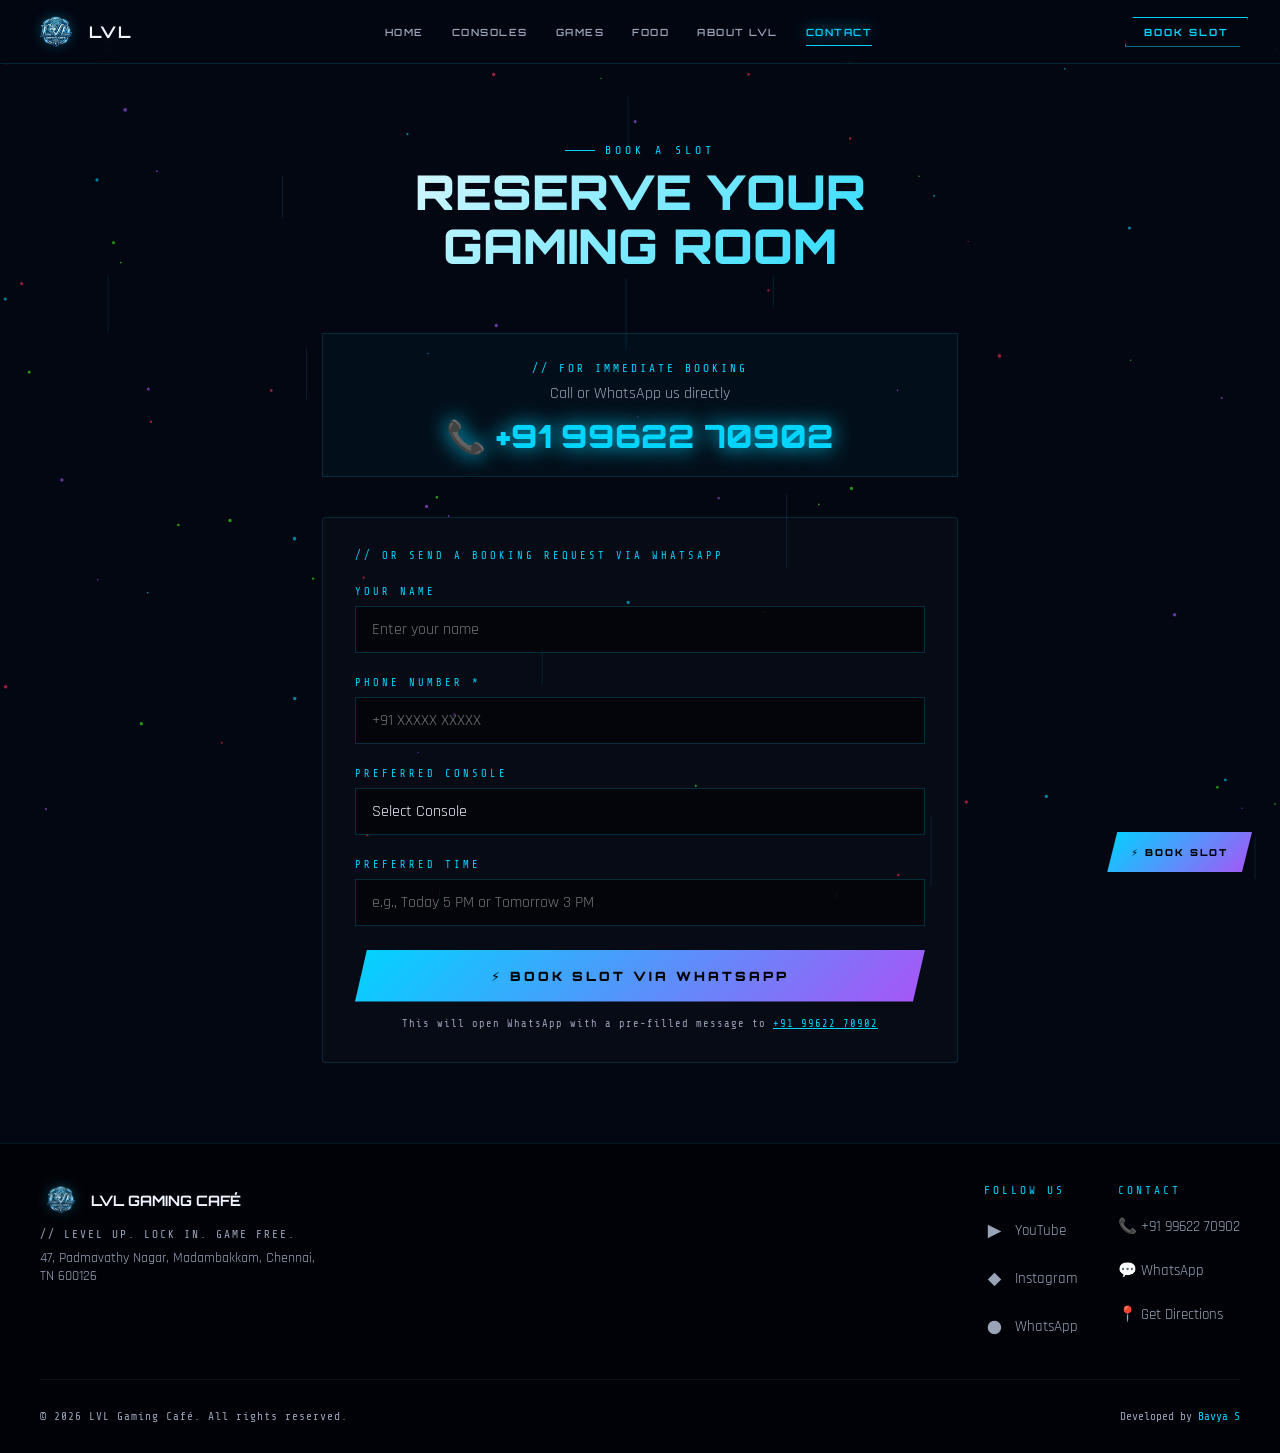
<file: booking.html>
<!DOCTYPE html>
<html lang="en">
<head>
<meta charset="UTF-8">
<meta name="viewport" content="width=device-width, initial-scale=1, viewport-fit=cover">
<title>Book a Slot – LVL Gaming Café</title>
<meta name="description" content="Book a PlayStation gaming room at LVL Gaming Café, Chennai. Call +91 99622 70902 or send a booking request on WhatsApp.">
<meta name="theme-color" content="#030712">
<meta name="color-scheme" content="dark">
<meta property="og:type" content="website">
<meta property="og:site_name" content="LVL Gaming Café">
<meta property="og:title" content="Book a Slot – LVL Gaming Café">
<meta property="og:description" content="Book a PlayStation gaming room at LVL Gaming Café, Chennai. Call +91 99622 70902 or send a booking request on WhatsApp.">
<meta name="twitter:card" content="summary">
<link rel="icon" type="image/png" sizes="64x64" href="assets/img/favicon-64.png">
<link rel="apple-touch-icon" href="assets/img/apple-touch-icon.png">
<link rel="preload" href="assets/fonts/orbitron-latin-900-normal.woff2" as="font" type="font/woff2" crossorigin>
<link rel="preload" href="assets/fonts/rajdhani-latin-500-normal.woff2" as="font" type="font/woff2" crossorigin>
<script>(function(d){var h=d.documentElement;h.classList.add('js');try{if(d.getElementById&&!sessionStorage.getItem('siteInitialized'))h.classList.add('first-visit')}catch(e){}})(document);</script>
<style>@font-face{font-family:'Orbitron';font-style:normal;font-weight:400;font-display:swap;src:url(assets/fonts/orbitron-latin-400-normal.woff2) format('woff2');unicode-range:U+0000-00FF,U+0131,U+0152-0153,U+02BB-02BC,U+02C6,U+02DA,U+02DC,U+2000-206F,U+20AC,U+2122,U+2191,U+2193,U+2212,U+2215,U+FEFF,U+FFFD}@font-face{font-family:'Orbitron';font-style:normal;font-weight:600;font-display:swap;src:url(assets/fonts/orbitron-latin-600-normal.woff2) format('woff2');unicode-range:U+0000-00FF,U+0131,U+0152-0153,U+02BB-02BC,U+02C6,U+02DA,U+02DC,U+2000-206F,U+20AC,U+2122,U+2191,U+2193,U+2212,U+2215,U+FEFF,U+FFFD}@font-face{font-family:'Orbitron';font-style:normal;font-weight:700;font-display:swap;src:url(assets/fonts/orbitron-latin-700-normal.woff2) format('woff2');unicode-range:U+0000-00FF,U+0131,U+0152-0153,U+02BB-02BC,U+02C6,U+02DA,U+02DC,U+2000-206F,U+20AC,U+2122,U+2191,U+2193,U+2212,U+2215,U+FEFF,U+FFFD}@font-face{font-family:'Orbitron';font-style:normal;font-weight:900;font-display:swap;src:url(assets/fonts/orbitron-latin-900-normal.woff2) format('woff2');unicode-range:U+0000-00FF,U+0131,U+0152-0153,U+02BB-02BC,U+02C6,U+02DA,U+02DC,U+2000-206F,U+20AC,U+2122,U+2191,U+2193,U+2212,U+2215,U+FEFF,U+FFFD}@font-face{font-family:'Rajdhani';font-style:normal;font-weight:300;font-display:swap;src:url(assets/fonts/rajdhani-latin-300-normal.woff2) format('woff2');unicode-range:U+0000-00FF,U+0131,U+0152-0153,U+02BB-02BC,U+02C6,U+02DA,U+02DC,U+2000-206F,U+20AC,U+2122,U+2191,U+2193,U+2212,U+2215,U+FEFF,U+FFFD}@font-face{font-family:'Rajdhani';font-style:normal;font-weight:400;font-display:swap;src:url(assets/fonts/rajdhani-latin-400-normal.woff2) format('woff2');unicode-range:U+0000-00FF,U+0131,U+0152-0153,U+02BB-02BC,U+02C6,U+02DA,U+02DC,U+2000-206F,U+20AC,U+2122,U+2191,U+2193,U+2212,U+2215,U+FEFF,U+FFFD}@font-face{font-family:'Rajdhani';font-style:normal;font-weight:500;font-display:swap;src:url(assets/fonts/rajdhani-latin-500-normal.woff2) format('woff2');unicode-range:U+0000-00FF,U+0131,U+0152-0153,U+02BB-02BC,U+02C6,U+02DA,U+02DC,U+2000-206F,U+20AC,U+2122,U+2191,U+2193,U+2212,U+2215,U+FEFF,U+FFFD}@font-face{font-family:'Rajdhani';font-style:normal;font-weight:600;font-display:swap;src:url(assets/fonts/rajdhani-latin-600-normal.woff2) format('woff2');unicode-range:U+0000-00FF,U+0131,U+0152-0153,U+02BB-02BC,U+02C6,U+02DA,U+02DC,U+2000-206F,U+20AC,U+2122,U+2191,U+2193,U+2212,U+2215,U+FEFF,U+FFFD}@font-face{font-family:'Rajdhani';font-style:normal;font-weight:700;font-display:swap;src:url(assets/fonts/rajdhani-latin-700-normal.woff2) format('woff2');unicode-range:U+0000-00FF,U+0131,U+0152-0153,U+02BB-02BC,U+02C6,U+02DA,U+02DC,U+2000-206F,U+20AC,U+2122,U+2191,U+2193,U+2212,U+2215,U+FEFF,U+FFFD}@font-face{font-family:'Share Tech Mono';font-style:normal;font-weight:400;font-display:swap;src:url(assets/fonts/share-tech-mono-latin-400-normal.woff2) format('woff2');unicode-range:U+0000-00FF,U+0131,U+0152-0153,U+02BB-02BC,U+02C6,U+02DA,U+02DC,U+2000-206F,U+20AC,U+2122,U+2191,U+2193,U+2212,U+2215,U+FEFF,U+FFFD}@font-face{font-family:'LVL Rupee';font-weight:100 900;font-display:swap;src:url(assets/fonts/rupee-600.woff2) format('woff2');unicode-range:U+20B9}</style>
<link rel="stylesheet" href="css/style.css">
<link rel="stylesheet" href="css/booking.css">
<noscript><style>#loader{display:none!important}</style></noscript>
</head>
<body>

<!-- PARTICLE CANVAS -->
<canvas id="particleCanvas" aria-hidden="true"></canvas>

<a class="skip-link" href="#main">Skip to content</a>

<!-- NAVIGATION -->
<nav id="mainNav" aria-label="Primary">
  <a class="nav-logo" href="index.html" aria-label="LVL Gaming Café – home">
    <img src="assets/img/logo-72.webp" srcset="assets/img/logo-72.webp 1x, assets/img/logo-144.webp 2x, assets/img/logo-288.webp 3x" width="46" height="36" alt="" decoding="async"><span class="nav-brand">LVL</span>
  </a>
  <ul class="nav-links"><li><a href="index.html" data-page="home">HOME</a></li><li><a href="rooms.html" data-page="rooms">CONSOLES</a></li><li><a href="games.html" data-page="games">GAMES</a></li><li><a href="food.html" data-page="food">FOOD</a></li><li><a href="about.html" data-page="about">ABOUT LVL</a></li><li><a href="booking.html" data-page="booking" class="active" aria-current="page">CONTACT</a></li></ul>
  <a class="nav-cta" href="booking.html">BOOK SLOT</a>
  <button class="hamburger" id="hamburger" type="button" aria-label="Open menu" aria-expanded="false" aria-controls="mobileNav"><span></span><span></span><span></span></button>
</nav>

<!-- MOBILE MENU DRAWER -->
<div class="nav-scrim" id="navScrim"></div>
<div class="mobile-nav" id="mobileNav" role="dialog" aria-modal="true" aria-label="Site menu" inert>
  <button class="drawer-close" id="drawerClose" type="button" aria-label="Close menu">&times;</button>
  <div class="drawer-links"><a href="index.html" style="--i:0">HOME</a><a href="rooms.html" style="--i:1">CONSOLES</a><a href="games.html" style="--i:2">GAMES</a><a href="food.html" style="--i:3">FOOD</a><a href="about.html" style="--i:4">ABOUT</a><a href="booking.html" style="--i:5" class="active" aria-current="page">CONTACT</a></div>
  <div class="drawer-actions">
    <a class="btn-primary" href="booking.html">⚡ BOOK SLOT</a>
    <div class="drawer-quick">
      <a href="tel:+919962270902">📞 Call</a>
      <a href="https://wa.me/919962270902" target="_blank" rel="noopener noreferrer">💬 WhatsApp</a>
    </div>
  </div>
</div>

<!-- BOTTOM DOCK (phones & tablets) -->
<nav class="dock" aria-label="Quick navigation"><a href="index.html"><svg viewBox="0 0 24 24" aria-hidden="true"><path d="M3 11.5 12 4l9 7.5"/><path d="M5.5 10v9.5h13V10"/></svg><span>HOME</span></a><a href="rooms.html"><svg viewBox="0 0 24 24" aria-hidden="true"><path d="M6 8h12a4 4 0 0 1 3.9 4.9l-.9 4a2.4 2.4 0 0 1-4 1.2L15 16.5H9L7 18.1a2.4 2.4 0 0 1-4-1.2l-.9-4A4 4 0 0 1 6 8Z"/><path d="M8 11v3M6.5 12.5h3"/><circle cx="15.5" cy="12" r=".7"/><circle cx="17.5" cy="13.6" r=".7"/></svg><span>CONSOLES</span></a><a class="dock-book" href="booking.html" aria-current="page" aria-label="Book a slot"><span class="dock-orb"><svg viewBox="0 0 24 24" aria-hidden="true"><path d="M13 2 4.5 13.5H11L10 22l8.5-11.5H12L13 2Z"/></svg></span><span class="dock-label">BOOK</span></a><a href="games.html"><svg viewBox="0 0 24 24" aria-hidden="true"><rect x="4" y="4" width="7" height="7" rx="1.5"/><rect x="13" y="4" width="7" height="7" rx="1.5"/><rect x="4" y="13" width="7" height="7" rx="1.5"/><rect x="13" y="13" width="7" height="7" rx="1.5"/></svg><span>GAMES</span></a><a href="food.html"><svg viewBox="0 0 24 24" aria-hidden="true"><path d="M7 3v8M4.5 3v5a2.5 2.5 0 0 0 5 0V3M7 11v10"/><path d="M17 21V3c-2.5 1.5-3.5 4.5-3.5 8H17"/></svg><span>FOOD</span></a></nav>

<!-- FLOATING BOOK BUTTON (desktop) -->
<a id="floatBook" href="booking.html">⚡ BOOK SLOT</a>

<main id="main" class="page-wrapper" tabindex="-1">
  <div class="page-hero fade-in">
    <p class="section-label" style="justify-content:center">BOOK A SLOT</p>
    <h1 class="section-title" style="text-align:center">RESERVE YOUR<br>GAMING ROOM</h1>
  </div>
  <div class="booking-section">
    <div class="booking-intro fade-in">
      <p style="font-family:var(--font-mono);font-size:0.7rem;color:var(--neon-blue);letter-spacing:3px">// FOR IMMEDIATE BOOKING</p>
      <p style="margin-top:8px;color:var(--text-muted)">Call or WhatsApp us directly</p>
      <a href="tel:+919962270902" class="booking-phone-big">📞 +91 99622 70902</a>
    </div>
    <form class="glass-card form-wrap fade-in stagger-1" id="bookingForm" novalidate>
      <p style="font-family:var(--font-mono);font-size:0.65rem;color:var(--neon-blue);letter-spacing:3px;margin-bottom:24px">// OR SEND A BOOKING REQUEST VIA WHATSAPP</p>
      <div class="form-group">
        <label class="form-label" for="bookName">YOUR NAME</label>
        <input type="text" id="bookName" class="form-input" autocomplete="name" placeholder="Enter your name">
      </div>
      <div class="form-group">
        <label class="form-label" for="bookPhone">PHONE NUMBER *</label>
        <input type="tel" id="bookPhone" class="form-input" placeholder="+91 XXXXX XXXXX" required inputmode="tel" autocomplete="tel" aria-describedby="bookError">
      </div>
      <div class="form-group">
        <label class="form-label" for="bookConsole">PREFERRED CONSOLE</label>
        <select id="bookConsole" class="form-select">
          <option value="">Select Console</option>
          <option value='PS4 – 55" 4K TV'>PS4 – 55" 4K TV</option>
          <option value='PS5 – 55" 4K Neo QLED'>PS5 – 55" 4K Neo QLED</option>
          <option value='PS5 – 65" 4K QLED'>PS5 – 65" 4K QLED</option>
          <option value='PS5 Pro – 65" 4K QLED'>PS5 Pro – 65" 4K QLED</option>
        </select>
      </div>
      <div class="form-group">
        <label class="form-label" for="bookTime">PREFERRED TIME</label>
        <input type="text" id="bookTime" class="form-input" placeholder="e.g., Today 5 PM or Tomorrow 3 PM">
      </div>
      <p class="form-error" id="bookError" role="alert" hidden></p>
      <button class="form-submit" type="submit">⚡ BOOK SLOT VIA WHATSAPP</button>
      <p class="form-note">This will open WhatsApp with a pre-filled message to <a href="tel:+919962270902">+91 99622 70902</a></p>
    </form>
  </div>
</main>

<footer>
  <div class="footer-inner">
    <div class="footer-top">
      <div class="footer-brand">
        <div class="footer-logo">
          <img src="assets/img/logo-72.webp" srcset="assets/img/logo-72.webp 1x, assets/img/logo-144.webp 2x, assets/img/logo-288.webp 3x" width="41" height="32" alt="" decoding="async" loading="lazy">
          <span class="footer-logo-text">LVL GAMING CAFÉ</span>
        </div>
        <p class="footer-tagline">// LEVEL UP. LOCK IN. GAME FREE.</p>
        <p class="footer-address">47, Padmavathy Nagar, Madambakkam, Chennai, TN 600126</p>
      </div>
      <div class="footer-social">
        <p class="footer-heading">FOLLOW US</p>
        <a class="footer-social-link" href="https://www.youtube.com/@lvlgamingcafe" target="_blank" rel="noopener noreferrer"><span class="footer-social-icon">▶</span> YouTube</a>
        <a class="footer-social-link" href="https://www.instagram.com/lvl_gaming_cafe/" target="_blank" rel="noopener noreferrer"><span class="footer-social-icon">◆</span> Instagram</a>
        <a class="footer-social-link" href="https://wa.me/919962270902" target="_blank" rel="noopener noreferrer"><span class="footer-social-icon">●</span> WhatsApp</a>
      </div>
      <div class="footer-contact">
        <p class="footer-heading">CONTACT</p>
        <a href="tel:+919962270902">📞 +91 99622 70902</a>
        <a href="https://wa.me/919962270902" target="_blank" rel="noopener noreferrer">💬 WhatsApp</a>
        <a href="https://www.google.com/maps/search/LvL+Gaming+Cafe+Chennai" target="_blank" rel="noopener noreferrer">📍 Get Directions</a>
      </div>
    </div>
    <div class="footer-bottom">
      <p class="footer-copy">© 2026 LVL Gaming Café. All rights reserved.</p>
      <p class="footer-dev">Developed by <a href="https://linkedin.com/in/bavya-saravanakumar" target="_blank" rel="noopener noreferrer">Bavya S</a></p>
    </div>
  </div>
</footer>


<script src="js/script.js" defer></script>
<script src="js/booking.js" defer></script>
</body>
</html>
</file>
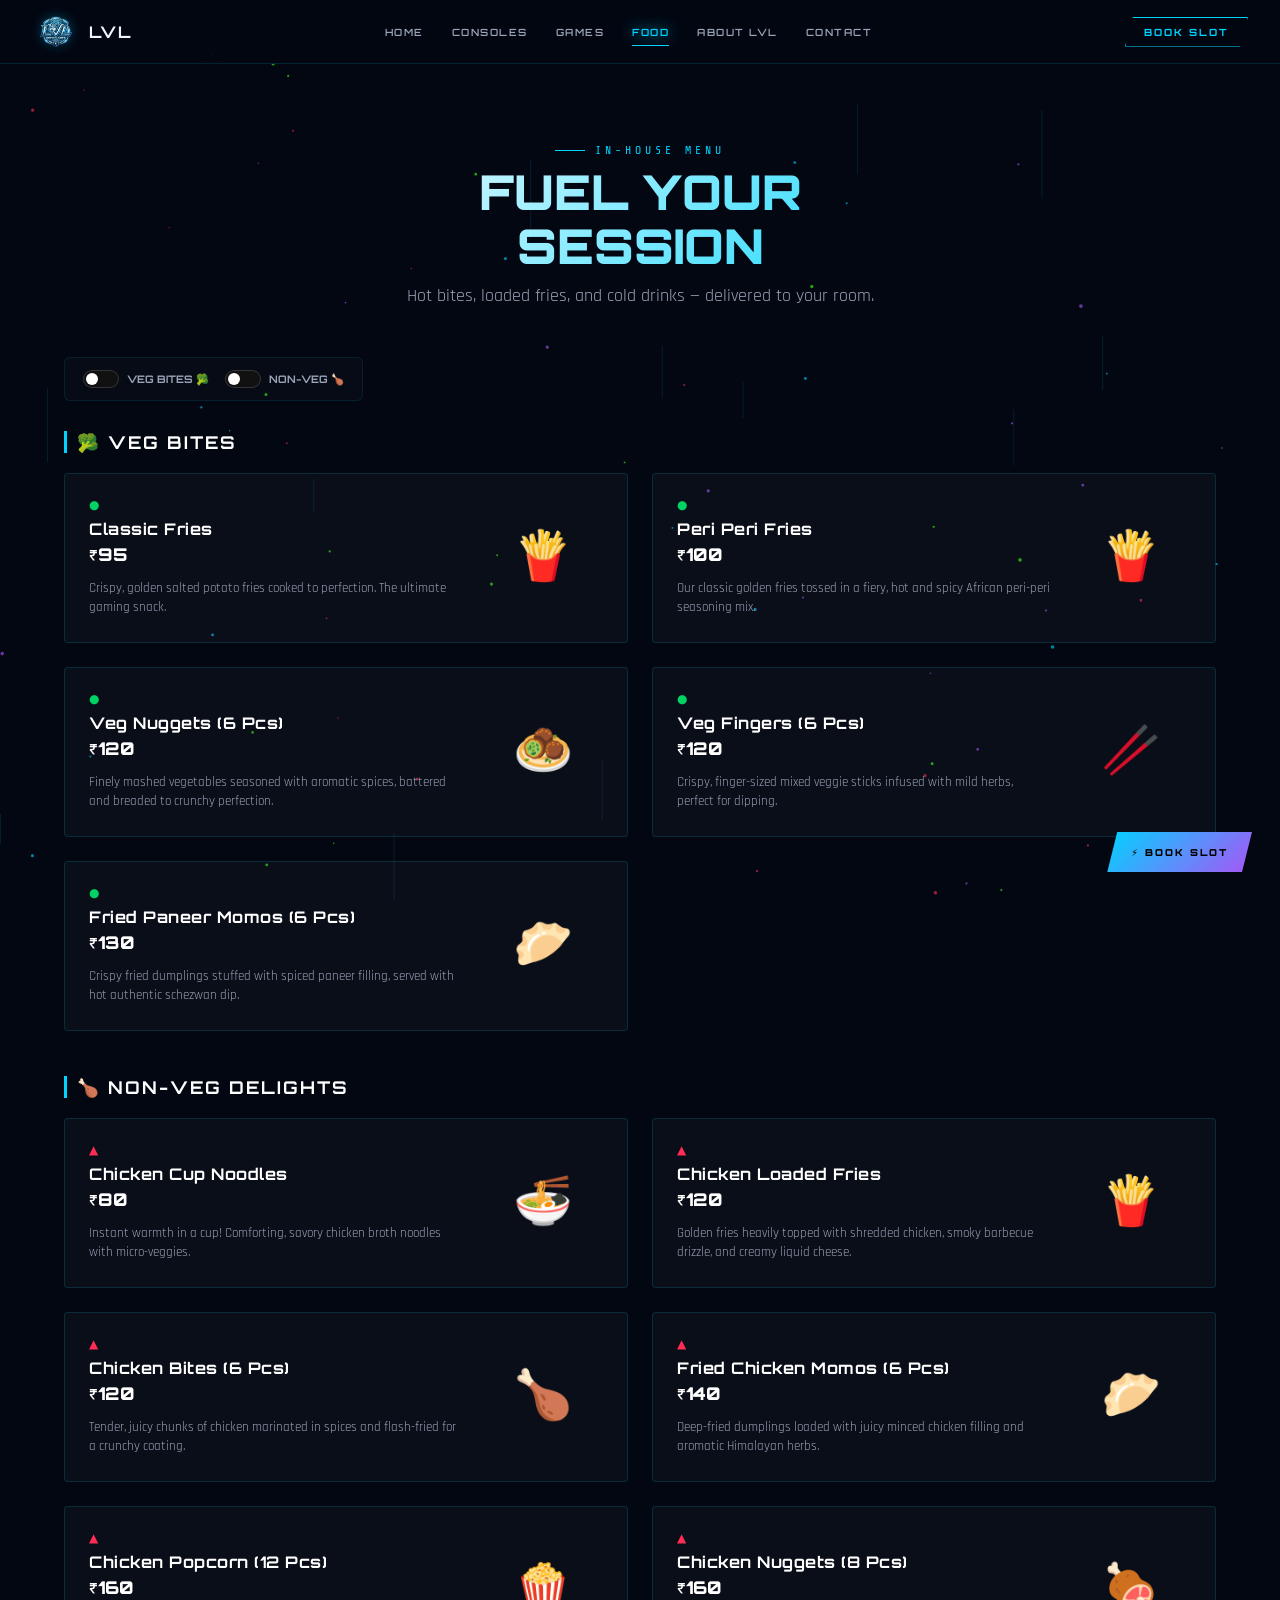
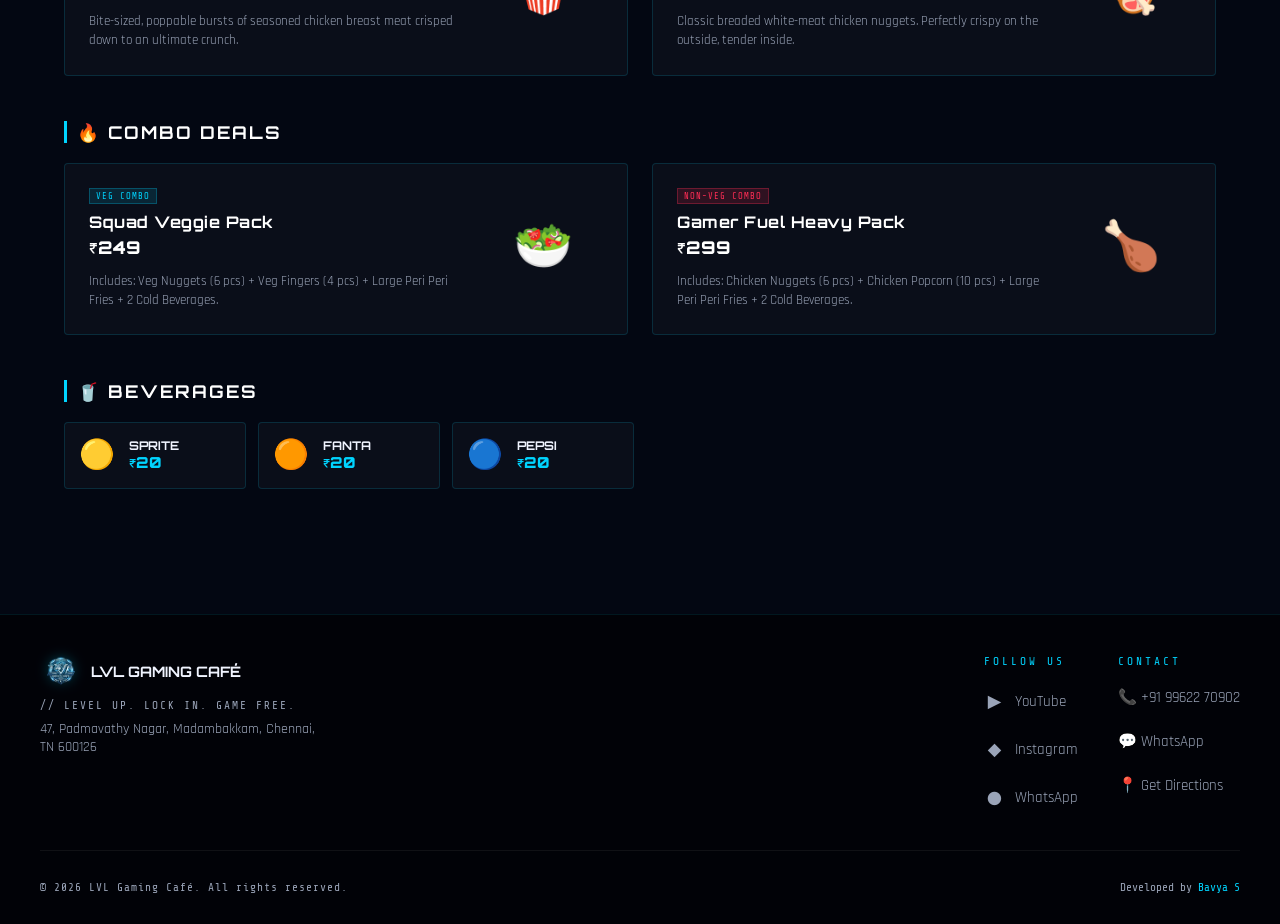
<file: food.html>
<!DOCTYPE html>
<html lang="en">
<head>
<meta charset="UTF-8">
<meta name="viewport" content="width=device-width, initial-scale=1, viewport-fit=cover">
<title>Food Menu – LVL Gaming Café</title>
<meta name="description" content="Fries, momos, chicken bites and cold drinks served to your private gaming room at LVL Gaming Café, Chennai. See the full veg and non-veg menu.">
<meta name="theme-color" content="#030712">
<meta name="color-scheme" content="dark">
<meta property="og:type" content="website">
<meta property="og:site_name" content="LVL Gaming Café">
<meta property="og:title" content="Food Menu – LVL Gaming Café">
<meta property="og:description" content="Fries, momos, chicken bites and cold drinks served to your private gaming room at LVL Gaming Café, Chennai. See the full veg and non-veg menu.">
<meta name="twitter:card" content="summary">
<link rel="icon" type="image/png" sizes="64x64" href="assets/img/favicon-64.png">
<link rel="apple-touch-icon" href="assets/img/apple-touch-icon.png">
<link rel="preload" href="assets/fonts/orbitron-latin-900-normal.woff2" as="font" type="font/woff2" crossorigin>
<link rel="preload" href="assets/fonts/rajdhani-latin-500-normal.woff2" as="font" type="font/woff2" crossorigin>
<script>(function(d){var h=d.documentElement;h.classList.add('js');try{if(d.getElementById&&!sessionStorage.getItem('siteInitialized'))h.classList.add('first-visit')}catch(e){}})(document);</script>
<style>@font-face{font-family:'Orbitron';font-style:normal;font-weight:400;font-display:swap;src:url(assets/fonts/orbitron-latin-400-normal.woff2) format('woff2');unicode-range:U+0000-00FF,U+0131,U+0152-0153,U+02BB-02BC,U+02C6,U+02DA,U+02DC,U+2000-206F,U+20AC,U+2122,U+2191,U+2193,U+2212,U+2215,U+FEFF,U+FFFD}@font-face{font-family:'Orbitron';font-style:normal;font-weight:600;font-display:swap;src:url(assets/fonts/orbitron-latin-600-normal.woff2) format('woff2');unicode-range:U+0000-00FF,U+0131,U+0152-0153,U+02BB-02BC,U+02C6,U+02DA,U+02DC,U+2000-206F,U+20AC,U+2122,U+2191,U+2193,U+2212,U+2215,U+FEFF,U+FFFD}@font-face{font-family:'Orbitron';font-style:normal;font-weight:700;font-display:swap;src:url(assets/fonts/orbitron-latin-700-normal.woff2) format('woff2');unicode-range:U+0000-00FF,U+0131,U+0152-0153,U+02BB-02BC,U+02C6,U+02DA,U+02DC,U+2000-206F,U+20AC,U+2122,U+2191,U+2193,U+2212,U+2215,U+FEFF,U+FFFD}@font-face{font-family:'Orbitron';font-style:normal;font-weight:900;font-display:swap;src:url(assets/fonts/orbitron-latin-900-normal.woff2) format('woff2');unicode-range:U+0000-00FF,U+0131,U+0152-0153,U+02BB-02BC,U+02C6,U+02DA,U+02DC,U+2000-206F,U+20AC,U+2122,U+2191,U+2193,U+2212,U+2215,U+FEFF,U+FFFD}@font-face{font-family:'Rajdhani';font-style:normal;font-weight:300;font-display:swap;src:url(assets/fonts/rajdhani-latin-300-normal.woff2) format('woff2');unicode-range:U+0000-00FF,U+0131,U+0152-0153,U+02BB-02BC,U+02C6,U+02DA,U+02DC,U+2000-206F,U+20AC,U+2122,U+2191,U+2193,U+2212,U+2215,U+FEFF,U+FFFD}@font-face{font-family:'Rajdhani';font-style:normal;font-weight:400;font-display:swap;src:url(assets/fonts/rajdhani-latin-400-normal.woff2) format('woff2');unicode-range:U+0000-00FF,U+0131,U+0152-0153,U+02BB-02BC,U+02C6,U+02DA,U+02DC,U+2000-206F,U+20AC,U+2122,U+2191,U+2193,U+2212,U+2215,U+FEFF,U+FFFD}@font-face{font-family:'Rajdhani';font-style:normal;font-weight:500;font-display:swap;src:url(assets/fonts/rajdhani-latin-500-normal.woff2) format('woff2');unicode-range:U+0000-00FF,U+0131,U+0152-0153,U+02BB-02BC,U+02C6,U+02DA,U+02DC,U+2000-206F,U+20AC,U+2122,U+2191,U+2193,U+2212,U+2215,U+FEFF,U+FFFD}@font-face{font-family:'Rajdhani';font-style:normal;font-weight:600;font-display:swap;src:url(assets/fonts/rajdhani-latin-600-normal.woff2) format('woff2');unicode-range:U+0000-00FF,U+0131,U+0152-0153,U+02BB-02BC,U+02C6,U+02DA,U+02DC,U+2000-206F,U+20AC,U+2122,U+2191,U+2193,U+2212,U+2215,U+FEFF,U+FFFD}@font-face{font-family:'Rajdhani';font-style:normal;font-weight:700;font-display:swap;src:url(assets/fonts/rajdhani-latin-700-normal.woff2) format('woff2');unicode-range:U+0000-00FF,U+0131,U+0152-0153,U+02BB-02BC,U+02C6,U+02DA,U+02DC,U+2000-206F,U+20AC,U+2122,U+2191,U+2193,U+2212,U+2215,U+FEFF,U+FFFD}@font-face{font-family:'Share Tech Mono';font-style:normal;font-weight:400;font-display:swap;src:url(assets/fonts/share-tech-mono-latin-400-normal.woff2) format('woff2');unicode-range:U+0000-00FF,U+0131,U+0152-0153,U+02BB-02BC,U+02C6,U+02DA,U+02DC,U+2000-206F,U+20AC,U+2122,U+2191,U+2193,U+2212,U+2215,U+FEFF,U+FFFD}@font-face{font-family:'LVL Rupee';font-weight:100 900;font-display:swap;src:url(assets/fonts/rupee-600.woff2) format('woff2');unicode-range:U+20B9}</style>
<link rel="stylesheet" href="css/style.css">
<link rel="stylesheet" href="css/food.css">
<noscript><style>#loader{display:none!important}</style></noscript>
</head>
<body>
<!-- LOADING SCREEN -->
<div id="loader" aria-hidden="true">
  <img src="assets/img/logo-144.webp" srcset="assets/img/logo-144.webp 1x, assets/img/logo-288.webp 2x" class="loader-logo" width="115" height="89" alt="">
  <div class="loader-wordmark">LVL</div>
  <div class="loader-bar"><div class="loader-fill"></div></div>
  <div class="loader-text" id="loaderText">INITIALIZING SYSTEMS...</div>
</div>

<!-- PARTICLE CANVAS -->
<canvas id="particleCanvas" aria-hidden="true"></canvas>

<a class="skip-link" href="#main">Skip to content</a>

<!-- NAVIGATION -->
<nav id="mainNav" aria-label="Primary">
  <a class="nav-logo" href="index.html" aria-label="LVL Gaming Café – home">
    <img src="assets/img/logo-72.webp" srcset="assets/img/logo-72.webp 1x, assets/img/logo-144.webp 2x, assets/img/logo-288.webp 3x" width="46" height="36" alt="" decoding="async"><span class="nav-brand">LVL</span>
  </a>
  <ul class="nav-links"><li><a href="index.html" data-page="home">HOME</a></li><li><a href="rooms.html" data-page="rooms">CONSOLES</a></li><li><a href="games.html" data-page="games">GAMES</a></li><li><a href="food.html" data-page="food" class="active" aria-current="page">FOOD</a></li><li><a href="about.html" data-page="about">ABOUT LVL</a></li><li><a href="booking.html" data-page="booking">CONTACT</a></li></ul>
  <a class="nav-cta" href="booking.html">BOOK SLOT</a>
  <button class="hamburger" id="hamburger" type="button" aria-label="Open menu" aria-expanded="false" aria-controls="mobileNav"><span></span><span></span><span></span></button>
</nav>

<!-- MOBILE MENU DRAWER -->
<div class="nav-scrim" id="navScrim"></div>
<div class="mobile-nav" id="mobileNav" role="dialog" aria-modal="true" aria-label="Site menu" inert>
  <button class="drawer-close" id="drawerClose" type="button" aria-label="Close menu">&times;</button>
  <div class="drawer-links"><a href="index.html" style="--i:0">HOME</a><a href="rooms.html" style="--i:1">CONSOLES</a><a href="games.html" style="--i:2">GAMES</a><a href="food.html" style="--i:3" class="active" aria-current="page">FOOD</a><a href="about.html" style="--i:4">ABOUT</a><a href="booking.html" style="--i:5">CONTACT</a></div>
  <div class="drawer-actions">
    <a class="btn-primary" href="booking.html">⚡ BOOK SLOT</a>
    <div class="drawer-quick">
      <a href="tel:+919962270902">📞 Call</a>
      <a href="https://wa.me/919962270902" target="_blank" rel="noopener noreferrer">💬 WhatsApp</a>
    </div>
  </div>
</div>

<!-- BOTTOM DOCK (phones & tablets) -->
<nav class="dock" aria-label="Quick navigation"><a href="index.html"><svg viewBox="0 0 24 24" aria-hidden="true"><path d="M3 11.5 12 4l9 7.5"/><path d="M5.5 10v9.5h13V10"/></svg><span>HOME</span></a><a href="rooms.html"><svg viewBox="0 0 24 24" aria-hidden="true"><path d="M6 8h12a4 4 0 0 1 3.9 4.9l-.9 4a2.4 2.4 0 0 1-4 1.2L15 16.5H9L7 18.1a2.4 2.4 0 0 1-4-1.2l-.9-4A4 4 0 0 1 6 8Z"/><path d="M8 11v3M6.5 12.5h3"/><circle cx="15.5" cy="12" r=".7"/><circle cx="17.5" cy="13.6" r=".7"/></svg><span>CONSOLES</span></a><a class="dock-book" href="booking.html" aria-label="Book a slot"><span class="dock-orb"><svg viewBox="0 0 24 24" aria-hidden="true"><path d="M13 2 4.5 13.5H11L10 22l8.5-11.5H12L13 2Z"/></svg></span><span class="dock-label">BOOK</span></a><a href="games.html"><svg viewBox="0 0 24 24" aria-hidden="true"><rect x="4" y="4" width="7" height="7" rx="1.5"/><rect x="13" y="4" width="7" height="7" rx="1.5"/><rect x="4" y="13" width="7" height="7" rx="1.5"/><rect x="13" y="13" width="7" height="7" rx="1.5"/></svg><span>GAMES</span></a><a href="food.html" aria-current="page"><svg viewBox="0 0 24 24" aria-hidden="true"><path d="M7 3v8M4.5 3v5a2.5 2.5 0 0 0 5 0V3M7 11v10"/><path d="M17 21V3c-2.5 1.5-3.5 4.5-3.5 8H17"/></svg><span>FOOD</span></a></nav>

<!-- FLOATING BOOK BUTTON (desktop) -->
<a id="floatBook" href="booking.html">⚡ BOOK SLOT</a>

<main id="main" class="page-wrapper" tabindex="-1">
  <div class="page-hero fade-in">
    <p class="section-label" style="justify-content:center">IN-HOUSE MENU</p>
    <h1 class="section-title" style="text-align:center">FUEL YOUR<br>SESSION</h1>
    <p class="section-sub" style="text-align:center;margin:12px auto 0">Hot bites, loaded fries, and cold drinks — delivered to your room.</p>
  </div>

  <div class="food-section">
    <div class="filter-container">
      <label class="swiggy-toggle">
        <input type="checkbox" id="vegToggle">
        <span class="slider round"></span>
        <span class="toggle-label">VEG BITES 🥦</span>
      </label>
      <label class="swiggy-toggle non-veg-toggle">
        <input type="checkbox" id="nonVegToggle">
        <span class="slider round"></span>
        <span class="toggle-label">NON-VEG 🍗</span>
      </label>
    </div>

    <div class="category-group" id="group-veg">
      <h2 class="category-header">🥦 VEG BITES</h2>
      <div class="food-grid">
        
        <div class="glass-card rgb-border food-card fade-in food-item veg">
          <div class="food-card-left">
            <span class="diet-indicator veg-dot">●</span>
            <div class="food-card-name">Classic Fries</div>
            <div class="food-card-price">₹95</div>
            <div class="food-card-desc">Crispy, golden salted potato fries cooked to perfection. The ultimate gaming snack.</div>
          </div>
          <div class="food-card-right">
            <div class="food-card-img" style="background:linear-gradient(135deg,#1a3a1a,#0d2b0d)">🍟</div>
        
          </div>
        </div>

        <div class="glass-card rgb-border food-card fade-in food-item veg">
          <div class="food-card-left">
            <span class="diet-indicator veg-dot">●</span>
            <div class="food-card-name">Peri Peri Fries</div>
            <div class="food-card-price">₹100</div>
            <div class="food-card-desc">Our classic golden fries tossed in a fiery, hot and spicy African peri-peri seasoning mix.</div>
          </div>
          <div class="food-card-right">
            <div class="food-card-img" style="background:linear-gradient(135deg,#2a1a0d,#3a2000)">🍟</div>
          </div>
        </div>

        <div class="glass-card rgb-border food-card fade-in food-item veg">
          <div class="food-card-left">
            <span class="diet-indicator veg-dot">●</span>
            <div class="food-card-name">Veg Nuggets (6 Pcs)</div>
            <div class="food-card-price">₹120</div>
            <div class="food-card-desc">Finely mashed vegetables seasoned with aromatic spices, battered and breaded to crunchy perfection.</div>
          </div>
          <div class="food-card-right">
            <div class="food-card-img" style="background:linear-gradient(135deg,#1a1a3a,#0d1a3a)">🧆</div>
         
          </div>
        </div>

        <div class="glass-card rgb-border food-card fade-in food-item veg">
          <div class="food-card-left">
            <span class="diet-indicator veg-dot">●</span>
            <div class="food-card-name">Veg Fingers (6 Pcs)</div>
            <div class="food-card-price">₹120</div>
            <div class="food-card-desc">Crispy, finger-sized mixed veggie sticks infused with mild herbs, perfect for dipping.</div>
          </div>
          <div class="food-card-right">
            <div class="food-card-img" style="background:linear-gradient(135deg,#1a2a1a,#0a2a0a)">🥢</div>
            
          </div>
        </div>

        <div class="glass-card rgb-border food-card fade-in food-item veg">
          <div class="food-card-left">
            <span class="diet-indicator veg-dot">●</span>
            <div class="food-card-name">Fried Paneer Momos (6 Pcs)</div>
            <div class="food-card-price">₹130</div>
            <div class="food-card-desc">Crispy fried dumplings stuffed with spiced paneer filling, served with hot authentic schezwan dip.</div>
          </div>
          <div class="food-card-right">
            <div class="food-card-img" style="background:linear-gradient(135deg,#2a1a2a,#1a0a1a)">🥟</div>
            
          </div>
        </div>

      </div>
    </div>

    <div class="category-group" id="group-nonveg">
      <h2 class="category-header">🍗 NON-VEG DELIGHTS</h2>
      <div class="food-grid">

        <div class="glass-card rgb-border food-card fade-in food-item nonveg">
          <div class="food-card-left">
            <span class="diet-indicator nonveg-triangle">▲</span>
            <div class="food-card-name">Chicken Cup Noodles</div>
            <div class="food-card-price">₹80</div>
            <div class="food-card-desc">Instant warmth in a cup! Comforting, savory chicken broth noodles with micro-veggies.</div>
          </div>
          <div class="food-card-right">
            <div class="food-card-img" style="background:linear-gradient(135deg,#2a1a0a,#3a1500)">🍜</div>
           
          </div>
        </div>

        <div class="glass-card rgb-border food-card fade-in food-item nonveg">
          <div class="food-card-left">
            <span class="diet-indicator nonveg-triangle">▲</span>
            <div class="food-card-name">Chicken Loaded Fries</div>
            <div class="food-card-price">₹120</div>
            <div class="food-card-desc">Golden fries heavily topped with shredded chicken, smoky barbecue drizzle, and creamy liquid cheese.</div>
          </div>
          <div class="food-card-right">
            <div class="food-card-img" style="background:linear-gradient(135deg,#2a0a0a,#3a1000)">🍟</div>
            
          </div>
        </div>

        <div class="glass-card rgb-border food-card fade-in food-item nonveg">
          <div class="food-card-left">
            <span class="diet-indicator nonveg-triangle">▲</span>
            <div class="food-card-name">Chicken Bites (6 Pcs)</div>
            <div class="food-card-price">₹120</div>
            <div class="food-card-desc">Tender, juicy chunks of chicken marinated in spices and flash-fried for a crunchy coating.</div>
          </div>
          <div class="food-card-right">
            <div class="food-card-img" style="background:linear-gradient(135deg,#1a0a0a,#2a0808)">🍗</div>
           
          </div>
        </div>

        <div class="glass-card rgb-border food-card fade-in food-item nonveg">
          <div class="food-card-left">
            <span class="diet-indicator nonveg-triangle">▲</span>
            <div class="food-card-name">Fried Chicken Momos (6 Pcs)</div>
            <div class="food-card-price">₹140</div>
            <div class="food-card-desc">Deep-fried dumplings loaded with juicy minced chicken filling and aromatic Himalayan herbs.</div>
          </div>
          <div class="food-card-right">
            <div class="food-card-img" style="background:linear-gradient(135deg,#2a1a0a,#1a0808)">🥟</div>
           
          </div>
        </div>

        <div class="glass-card rgb-border food-card fade-in food-item nonveg">
          <div class="food-card-left">
            <span class="diet-indicator nonveg-triangle">▲</span>
            <div class="food-card-name">Chicken Popcorn (12 Pcs)</div>
            <div class="food-card-price">₹160</div>
            <div class="food-card-desc">Bite-sized, poppable bursts of seasoned chicken breast meat crisped down to an ultimate crunch.</div>
          </div>
          <div class="food-card-right">
            <div class="food-card-img" style="background:linear-gradient(135deg,#1a0808,#2a0a0a)">🍿</div>
          
          </div>
        </div>

        <div class="glass-card rgb-border food-card fade-in food-item nonveg">
          <div class="food-card-left">
            <span class="diet-indicator nonveg-triangle">▲</span>
            <div class="food-card-name">Chicken Nuggets (8 Pcs)</div>
            <div class="food-card-price">₹160</div>
            <div class="food-card-desc">Classic breaded white-meat chicken nuggets. Perfectly crispy on the outside, tender inside.</div>
          </div>
          <div class="food-card-right">
            <div class="food-card-img" style="background:linear-gradient(135deg,#2a0d0a,#1a0808)">🍖</div>
            
          </div>
        </div>

      </div>
    </div>

    <div class="category-group" id="group-combos">
      <h2 class="category-header">🔥 COMBO DEALS</h2>
      <div class="food-grid">
        
        <div class="glass-card rgb-border food-card fade-in food-item veg-combo">
          <div class="food-card-left">
            <div class="combo-badge">VEG COMBO</div>
            <div class="food-card-name">Squad Veggie Pack</div>
            <div class="food-card-price">₹249</div>
            <div class="food-card-desc">Includes: Veg Nuggets (6 pcs) + Veg Fingers (4 pcs) + Large Peri Peri Fries + 2 Cold Beverages.</div>
          </div>
          <div class="food-card-right">
            <div class="food-card-img" style="background:linear-gradient(135deg,#0d2a0d,#1a3a1a)">🥗</div>
           
          </div>
        </div>

        <div class="glass-card rgb-border food-card fade-in food-item nonveg-combo">
          <div class="food-card-left">
            <div class="combo-badge" style="background:rgba(255,45,85,0.15);border-color:rgba(255,45,85,0.3);color:var(--neon-red)">NON-VEG COMBO</div>
            <div class="food-card-name">Gamer Fuel Heavy Pack</div>
            <div class="food-card-price">₹299</div>
            <div class="food-card-desc">Includes: Chicken Nuggets (6 pcs) + Chicken Popcorn (10 pcs) + Large Peri Peri Fries + 2 Cold Beverages.</div>
          </div>
          <div class="food-card-right">
            <div class="food-card-img" style="background:linear-gradient(135deg,#2a0808,#3a0d0d)">🍗</div>
            
          </div>
        </div>

      </div>
    </div>

    <div class="category-group">
      <h2 class="category-header">🥤 BEVERAGES</h2>
      <div class="bev-grid">
        <div class="bev-card glass-card rgb-border fade-in">
          <div class="bev-icon">🟡</div>
          <div class="bev-info">
            <div class="bev-name">SPRITE</div>
            <div class="bev-price">₹20</div>
          </div>
        </div>
        <div class="bev-card glass-card rgb-border fade-in">
          <div class="bev-icon">🟠</div>
          <div class="bev-info">
            <div class="bev-name">FANTA</div>
            <div class="bev-price">₹20</div>
          </div>
        </div>
        <div class="bev-card glass-card rgb-border fade-in">
          <div class="bev-icon">🔵</div>
          <div class="bev-info">
            <div class="bev-name">PEPSI</div>
            <div class="bev-price">₹20</div>
          </div>
        </div>
      </div>
    </div>

  </div>
</main>

<footer>
  <div class="footer-inner">
    <div class="footer-top">
      <div class="footer-brand">
        <div class="footer-logo">
          <img src="assets/img/logo-72.webp" srcset="assets/img/logo-72.webp 1x, assets/img/logo-144.webp 2x, assets/img/logo-288.webp 3x" width="41" height="32" alt="" decoding="async" loading="lazy">
          <span class="footer-logo-text">LVL GAMING CAFÉ</span>
        </div>
        <p class="footer-tagline">// LEVEL UP. LOCK IN. GAME FREE.</p>
        <p class="footer-address">47, Padmavathy Nagar, Madambakkam, Chennai, TN 600126</p>
      </div>
      <div class="footer-social">
        <p class="footer-heading">FOLLOW US</p>
        <a class="footer-social-link" href="https://www.youtube.com/@lvlgamingcafe" target="_blank" rel="noopener noreferrer"><span class="footer-social-icon">▶</span> YouTube</a>
        <a class="footer-social-link" href="https://www.instagram.com/lvl_gaming_cafe/" target="_blank" rel="noopener noreferrer"><span class="footer-social-icon">◆</span> Instagram</a>
        <a class="footer-social-link" href="https://wa.me/919962270902" target="_blank" rel="noopener noreferrer"><span class="footer-social-icon">●</span> WhatsApp</a>
      </div>
      <div class="footer-contact">
        <p class="footer-heading">CONTACT</p>
        <a href="tel:+919962270902">📞 +91 99622 70902</a>
        <a href="https://wa.me/919962270902" target="_blank" rel="noopener noreferrer">💬 WhatsApp</a>
        <a href="https://www.google.com/maps/search/LvL+Gaming+Cafe+Chennai" target="_blank" rel="noopener noreferrer">📍 Get Directions</a>
      </div>
    </div>
    <div class="footer-bottom">
      <p class="footer-copy">© 2026 LVL Gaming Café. All rights reserved.</p>
      <p class="footer-dev">Developed by <a href="https://linkedin.com/in/bavya-saravanakumar" target="_blank" rel="noopener noreferrer">Bavya S</a></p>
    </div>
  </div>
</footer>


<script src="js/script.js" defer></script>
<script src="js/food.js" defer></script>
</body>
</html>
</file>
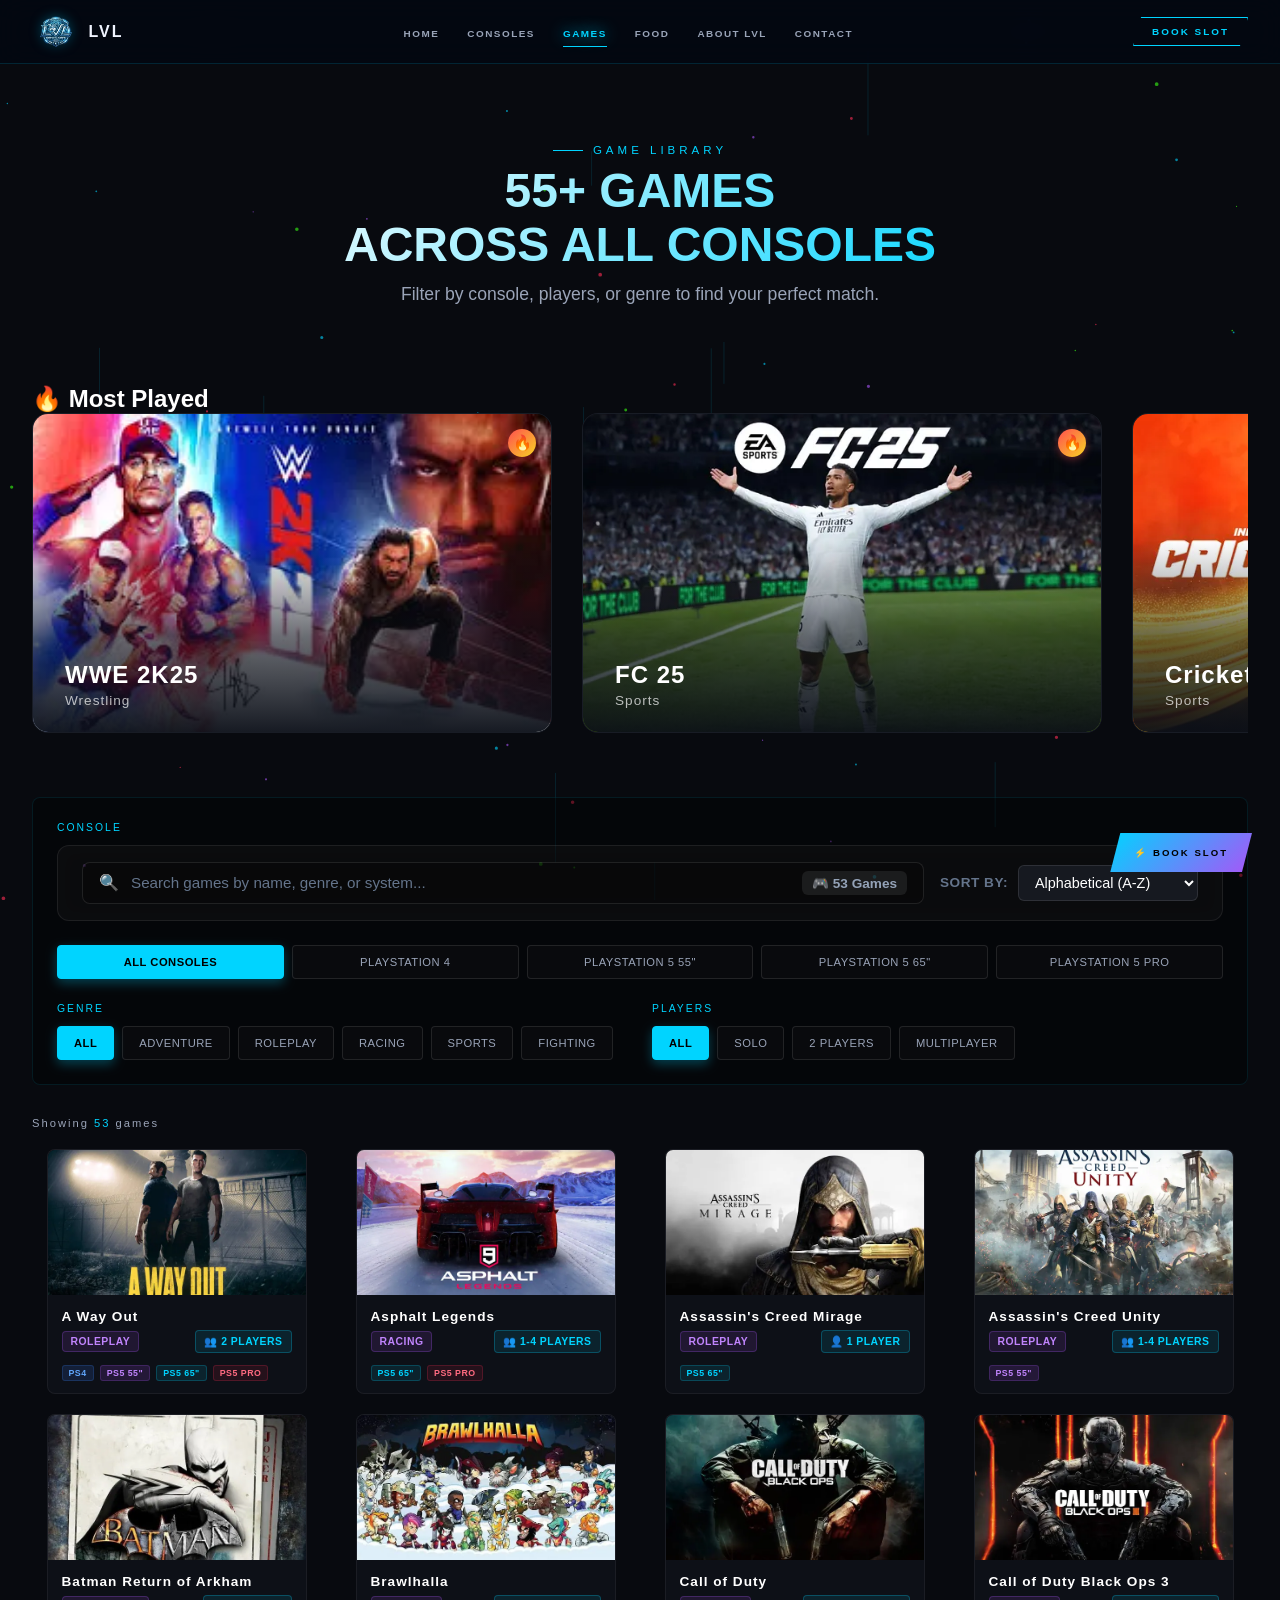
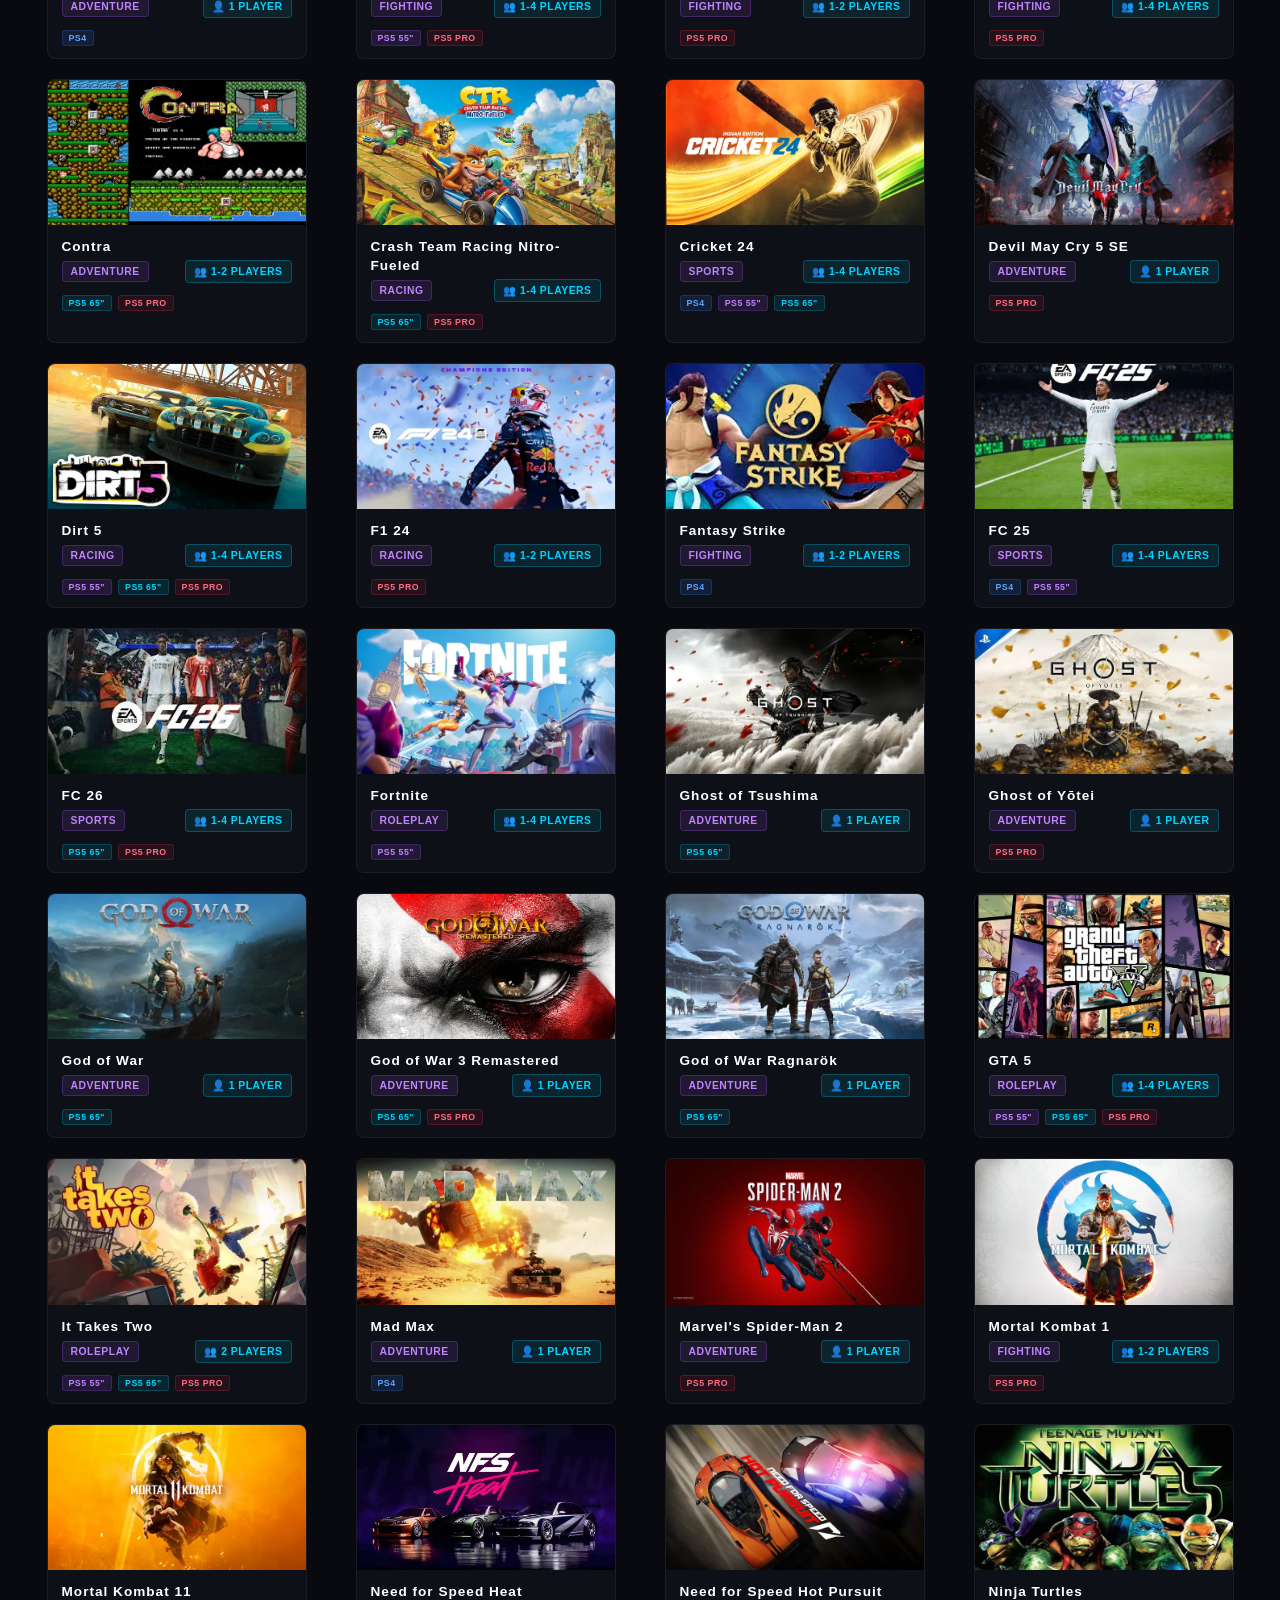
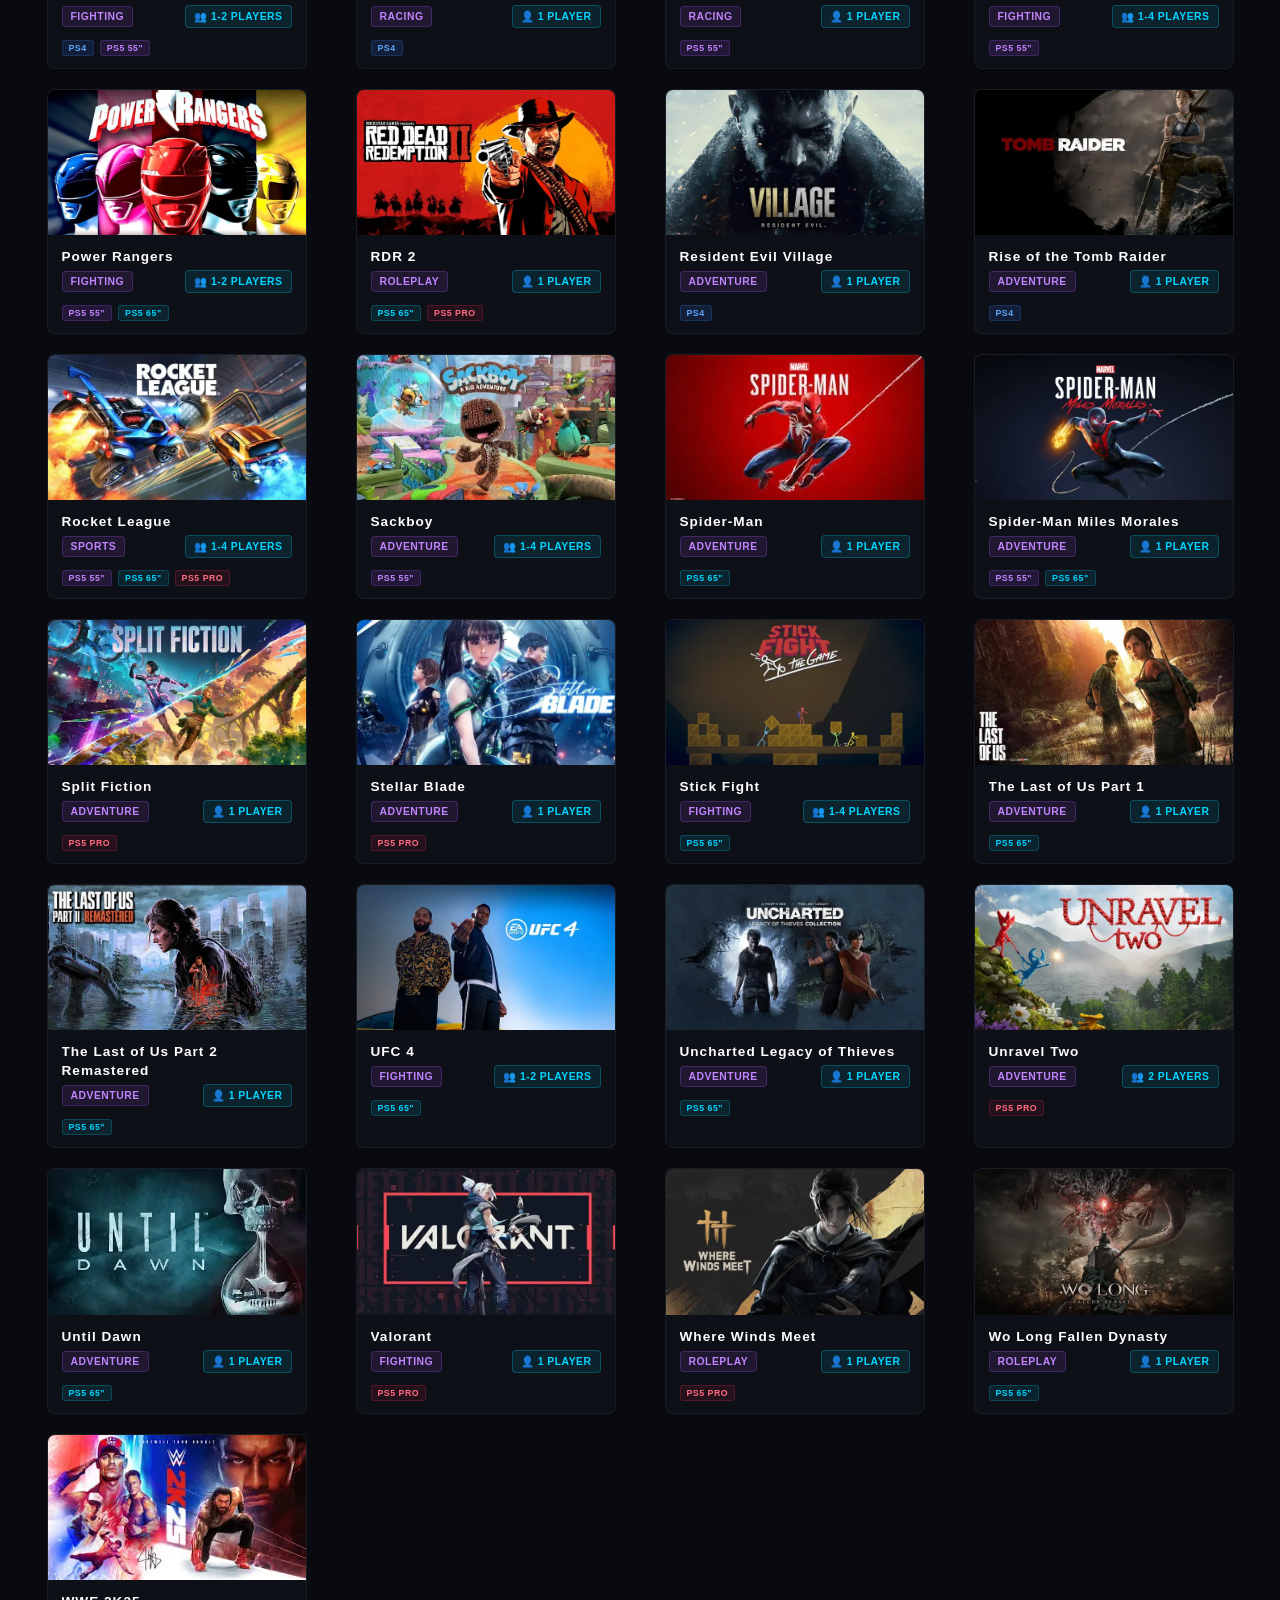
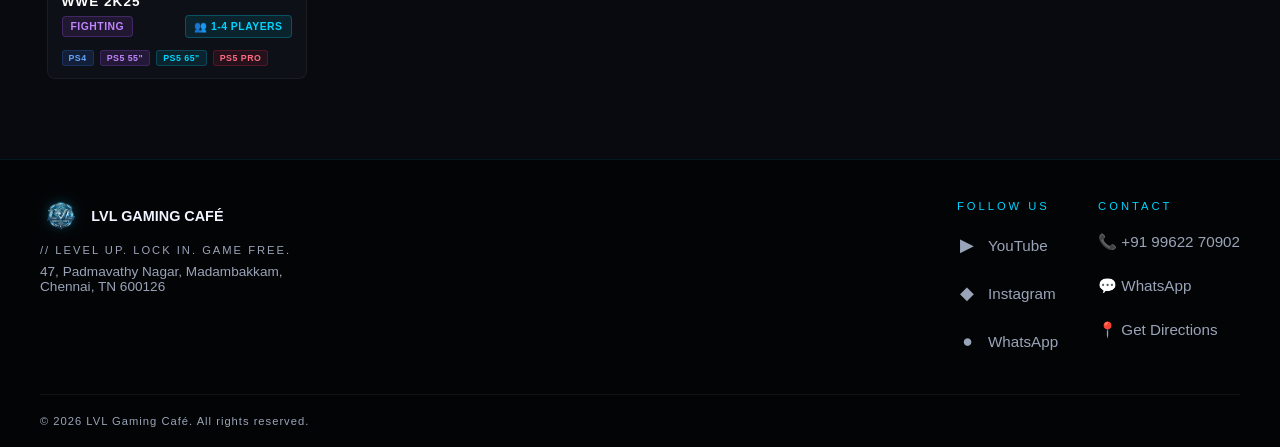
<file: games.html>
<!DOCTYPE html>
<html lang="en">
<head>
<meta charset="UTF-8">
<meta name="viewport" content="width=device-width, initial-scale=1, viewport-fit=cover">
<title>Game Library – LVL Gaming Café</title>
<meta name="description" content="Browse 55+ PlayStation games at LVL Gaming Café, Chennai. Filter by console, genre and player count, then book your session.">
<meta name="theme-color" content="#030712">
<meta name="color-scheme" content="dark">
<meta property="og:type" content="website">
<meta property="og:site_name" content="LVL Gaming Café">
<meta property="og:title" content="Game Library – LVL Gaming Café">
<meta property="og:description" content="Browse 55+ PlayStation games at LVL Gaming Café, Chennai. Filter by console, genre and player count, then book your session.">
<meta name="twitter:card" content="summary">
<link rel="icon" type="image/png" sizes="64x64" href="assets/img/favicon-64.png">
<link rel="apple-touch-icon" href="assets/img/apple-touch-icon.png">
<link rel="preload" href="assets/fonts/orbitron-latin-900-normal.woff2" as="font" type="font/woff2" crossorigin>
<link rel="preload" href="assets/fonts/rajdhani-latin-500-normal.woff2" as="font" type="font/woff2" crossorigin>
<script>(function(d){var h=d.documentElement;h.classList.add('js');try{if(d.getElementById&&!sessionStorage.getItem('siteInitialized'))h.classList.add('first-visit')}catch(e){}})(document);</script>
<style>@font-face{font-family:'Orbitron';font-style:normal;font-weight:400;font-display:swap;src:url(assets/fonts/orbitron-latin-400-normal.woff2) format('woff2');unicode-range:U+0000-00FF,U+0131,U+0152-0153,U+02BB-02BC,U+02C6,U+02DA,U+02DC,U+2000-206F,U+20AC,U+2122,U+2191,U+2193,U+2212,U+2215,U+FEFF,U+FFFD}@font-face{font-family:'Orbitron';font-style:normal;font-weight:600;font-display:swap;src:url(assets/fonts/orbitron-latin-600-normal.woff2) format('woff2');unicode-range:U+0000-00FF,U+0131,U+0152-0153,U+02BB-02BC,U+02C6,U+02DA,U+02DC,U+2000-206F,U+20AC,U+2122,U+2191,U+2193,U+2212,U+2215,U+FEFF,U+FFFD}@font-face{font-family:'Orbitron';font-style:normal;font-weight:700;font-display:swap;src:url(assets/fonts/orbitron-latin-700-normal.woff2) format('woff2');unicode-range:U+0000-00FF,U+0131,U+0152-0153,U+02BB-02BC,U+02C6,U+02DA,U+02DC,U+2000-206F,U+20AC,U+2122,U+2191,U+2193,U+2212,U+2215,U+FEFF,U+FFFD}@font-face{font-family:'Orbitron';font-style:normal;font-weight:900;font-display:swap;src:url(assets/fonts/orbitron-latin-900-normal.woff2) format('woff2');unicode-range:U+0000-00FF,U+0131,U+0152-0153,U+02BB-02BC,U+02C6,U+02DA,U+02DC,U+2000-206F,U+20AC,U+2122,U+2191,U+2193,U+2212,U+2215,U+FEFF,U+FFFD}@font-face{font-family:'Rajdhani';font-style:normal;font-weight:300;font-display:swap;src:url(assets/fonts/rajdhani-latin-300-normal.woff2) format('woff2');unicode-range:U+0000-00FF,U+0131,U+0152-0153,U+02BB-02BC,U+02C6,U+02DA,U+02DC,U+2000-206F,U+20AC,U+2122,U+2191,U+2193,U+2212,U+2215,U+FEFF,U+FFFD}@font-face{font-family:'Rajdhani';font-style:normal;font-weight:400;font-display:swap;src:url(assets/fonts/rajdhani-latin-400-normal.woff2) format('woff2');unicode-range:U+0000-00FF,U+0131,U+0152-0153,U+02BB-02BC,U+02C6,U+02DA,U+02DC,U+2000-206F,U+20AC,U+2122,U+2191,U+2193,U+2212,U+2215,U+FEFF,U+FFFD}@font-face{font-family:'Rajdhani';font-style:normal;font-weight:500;font-display:swap;src:url(assets/fonts/rajdhani-latin-500-normal.woff2) format('woff2');unicode-range:U+0000-00FF,U+0131,U+0152-0153,U+02BB-02BC,U+02C6,U+02DA,U+02DC,U+2000-206F,U+20AC,U+2122,U+2191,U+2193,U+2212,U+2215,U+FEFF,U+FFFD}@font-face{font-family:'Rajdhani';font-style:normal;font-weight:600;font-display:swap;src:url(assets/fonts/rajdhani-latin-600-normal.woff2) format('woff2');unicode-range:U+0000-00FF,U+0131,U+0152-0153,U+02BB-02BC,U+02C6,U+02DA,U+02DC,U+2000-206F,U+20AC,U+2122,U+2191,U+2193,U+2212,U+2215,U+FEFF,U+FFFD}@font-face{font-family:'Rajdhani';font-style:normal;font-weight:700;font-display:swap;src:url(assets/fonts/rajdhani-latin-700-normal.woff2) format('woff2');unicode-range:U+0000-00FF,U+0131,U+0152-0153,U+02BB-02BC,U+02C6,U+02DA,U+02DC,U+2000-206F,U+20AC,U+2122,U+2191,U+2193,U+2212,U+2215,U+FEFF,U+FFFD}@font-face{font-family:'Share Tech Mono';font-style:normal;font-weight:400;font-display:swap;src:url(assets/fonts/share-tech-mono-latin-400-normal.woff2) format('woff2');unicode-range:U+0000-00FF,U+0131,U+0152-0153,U+02BB-02BC,U+02C6,U+02DA,U+02DC,U+2000-206F,U+20AC,U+2122,U+2191,U+2193,U+2212,U+2215,U+FEFF,U+FFFD}@font-face{font-family:'LVL Rupee';font-weight:100 900;font-display:swap;src:url(assets/fonts/rupee-600.woff2) format('woff2');unicode-range:U+20B9}</style>
<link rel="stylesheet" href="css/style.css">
<link rel="stylesheet" href="css/games.css">
<noscript><style>#loader{display:none!important}</style></noscript>
</head>
<body class="games-page">
<!-- LOADING SCREEN -->
<div id="loader" aria-hidden="true">
  <img src="assets/img/logo-144.webp" srcset="assets/img/logo-144.webp 1x, assets/img/logo-288.webp 2x" class="loader-logo" width="115" height="89" alt="">
  <div class="loader-wordmark">LVL</div>
  <div class="loader-bar"><div class="loader-fill"></div></div>
  <div class="loader-text" id="loaderText">INITIALIZING SYSTEMS...</div>
</div>

<!-- PARTICLE CANVAS -->
<canvas id="particleCanvas" aria-hidden="true"></canvas>

<a class="skip-link" href="#main">Skip to content</a>

<!-- NAVIGATION -->
<nav id="mainNav" aria-label="Primary">
  <a class="nav-logo" href="index.html" aria-label="LVL Gaming Café – home">
    <img src="assets/img/logo-72.webp" srcset="assets/img/logo-72.webp 1x, assets/img/logo-144.webp 2x, assets/img/logo-288.webp 3x" width="46" height="36" alt="" decoding="async"><span class="nav-brand">LVL</span>
  </a>
  <ul class="nav-links"><li><a href="index.html" data-page="home">HOME</a></li><li><a href="rooms.html" data-page="rooms">CONSOLES</a></li><li><a href="games.html" data-page="games" class="active" aria-current="page">GAMES</a></li><li><a href="food.html" data-page="food">FOOD</a></li><li><a href="about.html" data-page="about">ABOUT LVL</a></li><li><a href="booking.html" data-page="booking">CONTACT</a></li></ul>
  <a class="nav-cta" href="booking.html">BOOK SLOT</a>
  <button class="hamburger" id="hamburger" type="button" aria-label="Open menu" aria-expanded="false" aria-controls="mobileNav"><span></span><span></span><span></span></button>
</nav>

<!-- MOBILE MENU DRAWER -->
<div class="nav-scrim" id="navScrim"></div>
<div class="mobile-nav" id="mobileNav" role="dialog" aria-modal="true" aria-label="Site menu" inert>
  <button class="drawer-close" id="drawerClose" type="button" aria-label="Close menu">&times;</button>
  <div class="drawer-links"><a href="index.html" style="--i:0">HOME</a><a href="rooms.html" style="--i:1">CONSOLES</a><a href="games.html" style="--i:2" class="active" aria-current="page">GAMES</a><a href="food.html" style="--i:3">FOOD</a><a href="about.html" style="--i:4">ABOUT</a><a href="booking.html" style="--i:5">CONTACT</a></div>
  <div class="drawer-actions">
    <a class="btn-primary" href="booking.html">⚡ BOOK SLOT</a>
    <div class="drawer-quick">
      <a href="tel:+919962270902">📞 Call</a>
      <a href="https://wa.me/919962270902" target="_blank" rel="noopener noreferrer">💬 WhatsApp</a>
    </div>
  </div>
</div>

<!-- BOTTOM DOCK (phones & tablets) -->
<nav class="dock" aria-label="Quick navigation"><a href="index.html"><svg viewBox="0 0 24 24" aria-hidden="true"><path d="M3 11.5 12 4l9 7.5"/><path d="M5.5 10v9.5h13V10"/></svg><span>HOME</span></a><a href="rooms.html"><svg viewBox="0 0 24 24" aria-hidden="true"><path d="M6 8h12a4 4 0 0 1 3.9 4.9l-.9 4a2.4 2.4 0 0 1-4 1.2L15 16.5H9L7 18.1a2.4 2.4 0 0 1-4-1.2l-.9-4A4 4 0 0 1 6 8Z"/><path d="M8 11v3M6.5 12.5h3"/><circle cx="15.5" cy="12" r=".7"/><circle cx="17.5" cy="13.6" r=".7"/></svg><span>CONSOLES</span></a><a class="dock-book" href="booking.html" aria-label="Book a slot"><span class="dock-orb"><svg viewBox="0 0 24 24" aria-hidden="true"><path d="M13 2 4.5 13.5H11L10 22l8.5-11.5H12L13 2Z"/></svg></span><span class="dock-label">BOOK</span></a><a href="games.html" aria-current="page"><svg viewBox="0 0 24 24" aria-hidden="true"><rect x="4" y="4" width="7" height="7" rx="1.5"/><rect x="13" y="4" width="7" height="7" rx="1.5"/><rect x="4" y="13" width="7" height="7" rx="1.5"/><rect x="13" y="13" width="7" height="7" rx="1.5"/></svg><span>GAMES</span></a><a href="food.html"><svg viewBox="0 0 24 24" aria-hidden="true"><path d="M7 3v8M4.5 3v5a2.5 2.5 0 0 0 5 0V3M7 11v10"/><path d="M17 21V3c-2.5 1.5-3.5 4.5-3.5 8H17"/></svg><span>FOOD</span></a></nav>

<!-- FLOATING BOOK BUTTON (desktop) -->
<a id="floatBook" href="booking.html">⚡ BOOK SLOT</a>

<main id="main" class="page-wrapper custom-layout" tabindex="-1">
  
  <div class="page-hero fade-in">
    <p class="section-label" style="justify-content:center">GAME LIBRARY</p>
    <h1 class="section-title" style="text-align:center">55+ GAMES<br>ACROSS ALL CONSOLES</h1>
    <p class="section-sub" style="text-align:center;margin:12px auto 0">Filter by console, players, or genre to find your perfect match.</p>
  </div>

  <div class="most-played-section fade-in">
    <h2 class="section-heading"><span class="fire-icon">🔥</span> Most Played</h2>
    <div class="horizontal-scroll-container">
      
      <div class="game-card-featured">
        <div class="card-img-wrapper">
          <img src="assets/games/web/wwe-2k25-640.webp" width="640" height="360" loading="lazy" decoding="async" alt="WWE 2K25">
          <span class="badge-hot">🔥</span>
        </div>
        <div class="card-info">
          <h3>WWE 2K25</h3>
          <p>Wrestling</p>
        </div>
      </div>

      <div class="game-card-featured">
        <div class="card-img-wrapper">
          <img src="assets/games/web/fc-25-640.webp" width="640" height="360" loading="lazy" decoding="async" alt="FC 25">
          <span class="badge-hot">🔥</span>
        </div>
        <div class="card-info">
          <h3>FC 25</h3>
          <p>Sports</p>
        </div>
      </div>

      <div class="game-card-featured">
        <div class="card-img-wrapper">
          <img src="assets/games/web/cricket24-640.webp" width="640" height="360" loading="lazy" decoding="async" alt="Cricket 24">
          <span class="badge-hot">🔥</span>
        </div>
        <div class="card-info">
          <h3>Cricket 24</h3>
          <p>Sports</p>
        </div>
      </div>

      <div class="game-card-featured">
        <div class="card-img-wrapper">
          <img src="assets/games/web/rocket-league-640.webp" width="640" height="360" loading="lazy" decoding="async" alt="Rocket League">
          <span class="badge-hot">🔥</span>
        </div>
        <div class="card-info">
          <h3>Rocket League</h3>
          <p>Sports</p>
        </div>
      </div>

      <div class="game-card-featured">
        <div class="card-img-wrapper">
          <img src="assets/games/web/a-way-out-640.webp" width="640" height="360" loading="lazy" decoding="async" alt="A Way Out">
          <span class="badge-hot">🔥</span>
        </div>
        <div class="card-info">
          <h3>A Way Out</h3>
          <p>Action/Adventure</p>
        </div>
      </div>

    </div>
  </div>

<div class="games-section">
  
  <div class="filters-wrapper fade-in">
    
    <div class="filter-group console-group-full">
      <div class="filter-label">CONSOLE</div>
      <div class="search-sort-container glass-card">
  <div class="search-bar-box">
    <span class="search-icon">🔍</span>
    <input type="text" id="gameSearchInput" placeholder="Search games by name, genre, or system..." autocomplete="on">
    <span class="counter-badge">🎮 <span id="gameCount">0</span> Games</span>
  </div>

  <div class="sort-box">
    <label for="gameSortSelect" class="sort-label">Sort By:</label>
    <select id="gameSortSelect" class="sort-dropdown">
      <option value="name-asc" selected>Alphabetical (A-Z)</option>
      <option value="name-desc">Alphabetical (Z-A)</option>
      <option value="rating-desc">Highest Rated ⭐</option>
      <option value="year-desc">Newest Releases 📅</option>
      <option value="year-asc">Classic Retro 🕹️</option>
    </select>
  </div>
</div>
      <div class="filter-btns">
        <button class="filter-btn active" data-filter="console" data-value="all">ALL CONSOLES</button>
        <button class="filter-btn" data-filter="console" data-value="ps4">PLAYSTATION 4</button>
        <button class="filter-btn" data-filter="console" data-value="ps5-55">PLAYSTATION 5 55"</button>
        <button class="filter-btn" data-filter="console" data-value="ps5-65">PLAYSTATION 5 65"</button>
        <button class="filter-btn" data-filter="console" data-value="ps5-pro">PLAYSTATION 5 PRO</button>
      </div>
    </div>

    <div class="filter-split-row">
      
      <div class="filter-group split-left">
        <div class="filter-label">GENRE</div>
        <div class="filter-btns">
          <button class="filter-btn active" data-filter="genre" data-value="all">ALL</button>
          <button class="filter-btn" data-filter="genre" data-value="Adventure">ADVENTURE</button>
          <button class="filter-btn" data-filter="genre" data-value="Roleplay">ROLEPLAY</button>
          <button class="filter-btn" data-filter="genre" data-value="Racing">RACING</button>
          <button class="filter-btn" data-filter="genre" data-value="Sports">SPORTS</button>
          <button class="filter-btn" data-filter="genre" data-value="Fighting">FIGHTING</button>
        </div>
      </div>

      <div class="filter-group split-right">
        <div class="filter-label">PLAYERS</div>
        <div class="filter-btns">
          <button class="filter-btn active" data-filter="players" data-value="all">ALL</button>
          <button class="filter-btn" data-filter="players" data-value="1">SOLO</button>
          <button class="filter-btn" data-filter="players" data-value="2">2 PLAYERS</button>
          <button class="filter-btn" data-filter="players" data-value="multi">MULTIPLAYER</button>
        </div>
      </div>

    </div>

  </div>

  <div class="games-count">Showing <span id="gameCountBadge">55</span> games</div>
  <div class="games-grid" id="gamesGrid"></div>
</div>

</main>

<footer>
  <div class="footer-inner">
    <div class="footer-top">
      <div class="footer-brand">
        <div class="footer-logo">
          <img src="assets/img/logo-72.webp" srcset="assets/img/logo-72.webp 1x, assets/img/logo-144.webp 2x, assets/img/logo-288.webp 3x" width="41" height="32" alt="" decoding="async" loading="lazy">
          <span class="footer-logo-text">LVL GAMING CAFÉ</span>
        </div>
        <p class="footer-tagline">// LEVEL UP. LOCK IN. GAME FREE.</p>
        <p class="footer-address">47, Padmavathy Nagar, Madambakkam, Chennai, TN 600126</p>
      </div>
      <div class="footer-social">
        <p class="footer-heading">FOLLOW US</p>
        <a class="footer-social-link" href="https://www.youtube.com/@lvlgamingcafe" target="_blank" rel="noopener noreferrer"><span class="footer-social-icon">▶</span> YouTube</a>
        <a class="footer-social-link" href="https://www.instagram.com/lvl_gaming_cafe/" target="_blank" rel="noopener noreferrer"><span class="footer-social-icon">◆</span> Instagram</a>
        <a class="footer-social-link" href="https://wa.me/919962270902" target="_blank" rel="noopener noreferrer"><span class="footer-social-icon">●</span> WhatsApp</a>
      </div>
      <div class="footer-contact">
        <p class="footer-heading">CONTACT</p>
        <a href="tel:+919962270902">📞 +91 99622 70902</a>
        <a href="https://wa.me/919962270902" target="_blank" rel="noopener noreferrer">💬 WhatsApp</a>
        <a href="https://www.google.com/maps/search/LvL+Gaming+Cafe+Chennai" target="_blank" rel="noopener noreferrer">📍 Get Directions</a>
      </div>
    </div>
    <div class="footer-bottom">
      <p class="footer-copy">© 2026 LVL Gaming Café. All rights reserved.</p>
     <!-- <p class="footer-dev">Developed by <a href="https://linkedin.com/in/bavya-saravanakumar" target="_blank" rel="noopener noreferrer">BS</a></p> -->
    </div>
  </div>
</footer>

<!-- Three.js ES modules (latest) -->

<!-- GAME DETAILS MODAL -->
<div id="gameModal" class="modal-overlay" role="dialog" aria-modal="true" aria-labelledby="modalTitle" aria-hidden="true">
  <div class="modal-surface">
    <!-- Close Button -->
    <button class="modal-close-btn" data-close-modal aria-label="Close modal">×</button>

    <!-- Top Hero Section (Clear Image/Trailer Frame) -->
    <div id="modalMediaContainer" class="modal-hero-banner">
      <!-- Injected image or iframe goes here smoothly -->
    </div>

    <!-- Content & Interactive Details Layout -->
    <div class="modal-content-wrapper">
      
      <!-- Main Row: Strategic Title & Primary Actions -->
      <div class="modal-main-header">
        <div class="modal-title-group">
          <h2 id="modalTitle" class="modal-main-title">Game Title</h2>
          <div id="modalBadges" class="modal-badge-row">
            <!-- Dynamic tags injection -->
          </div>
        </div>
        
        <!-- Action Buttons Layout -->
        <div class="modal-actions-sidebar">
          <a href="booking.html" class="modal-btn modal-btn-primary">
            🎟️ Book Session Now
          </a>
          <button id="modalTrailerBtn" type="button" class="modal-btn modal-btn-secondary">
            ▶ Play Trailer
          </button>
        </div>
      </div>

      <!-- Quick Meta Row (Ratings & Specs safely repositioned below action items) -->
      <div class="modal-meta-strip">
        <span id="modalRating" class="meta-item rating-stars">⭐⭐⭐⭐⭐ 4.8</span>
        <span class="meta-divider">|</span>
        <span id="modalAgeRating" class="meta-item">Rating: M</span>
        <span class="meta-divider">|</span>
        <span id="modalPlaytime" class="meta-item">⏱️ 30h+</span>
        <span class="meta-divider">|</span>
        <span id="modalYear" class="meta-item">📅 2025</span>
      </div>

      <hr class="modal-divider-line">

      <!-- Bottom Grid Layout: Two Distinct Columns -->
      <div class="modal-body-grid">
        <!-- Left Side: Synopsis / Description -->
        <div class="modal-body-left">
          <h3 class="section-micro-title">About the Game</h3>
          <p id="modalStory" class="modal-story-text">
            Game description narrative goes here...
          </p>
        </div>

        <!-- Right Side: Station/Console Availability Tracking & Studio Info -->
        <div class="modal-body-right">
          <h3 class="section-micro-title">Available on Stations</h3>
          <div id="modalConsoles" class="modal-stations-list">
            <!-- Dynamic station items injection -->
          </div>
          
          <div class="modal-studio-footer">
            <span>Developer:</span> <strong id="modalDev">Studio Name</strong>
          </div>
        </div>
      </div>

    </div>
  </div>
</div>

<script src="js/script.js" defer></script>
<script type="module" src="js/games.js"></script>
</body>
</html>
</file>
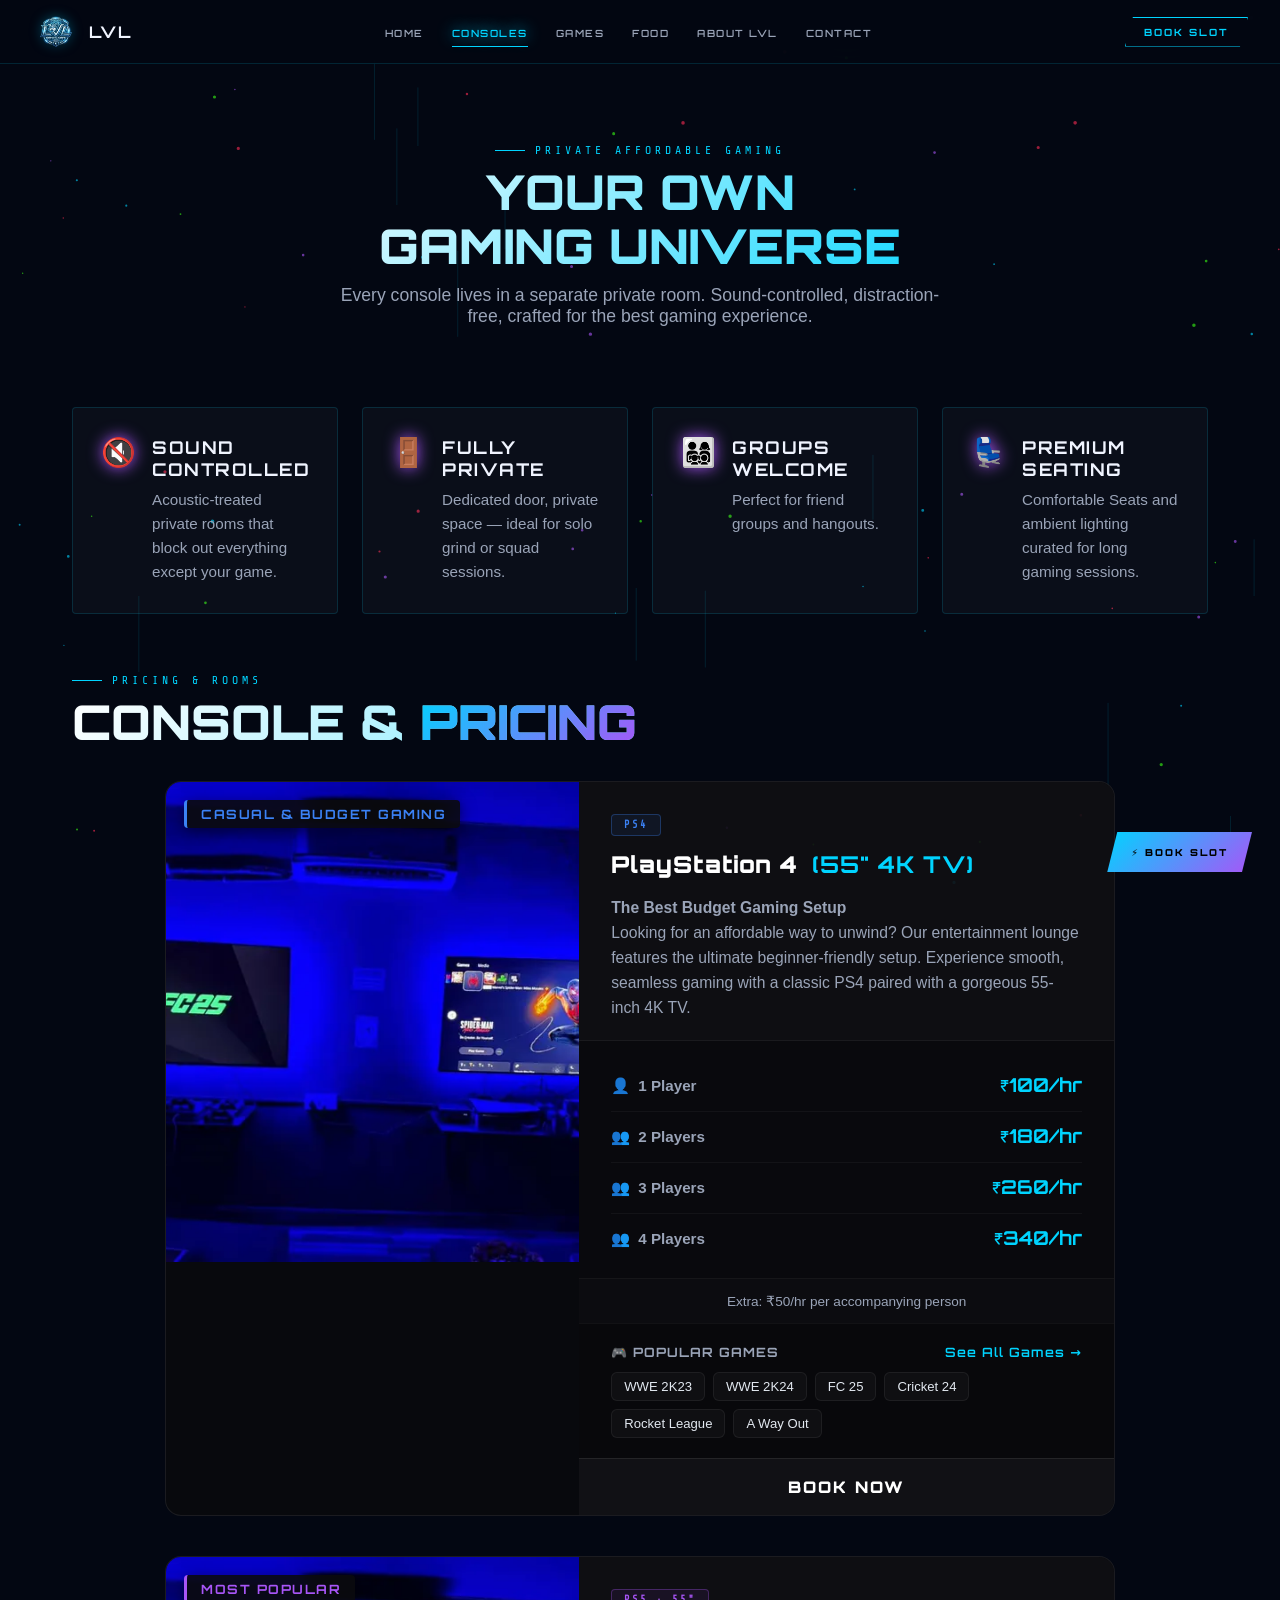
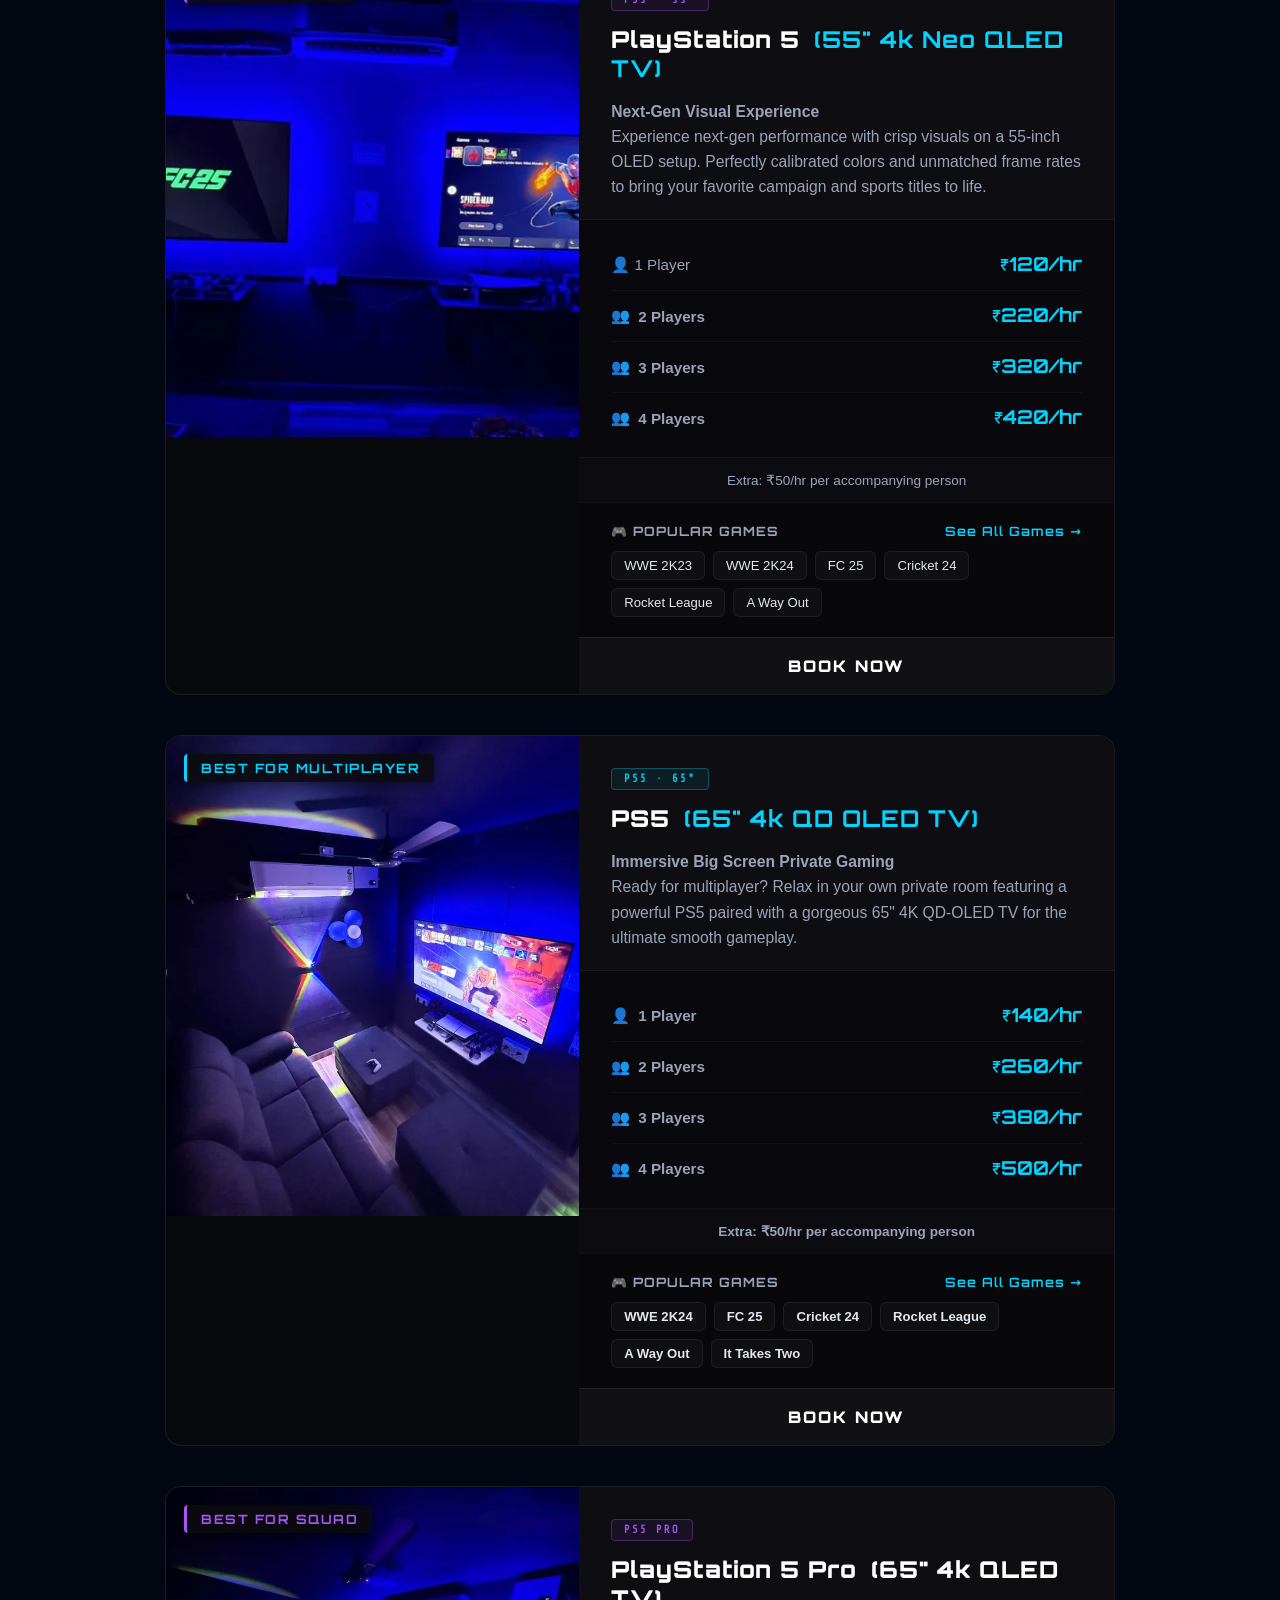
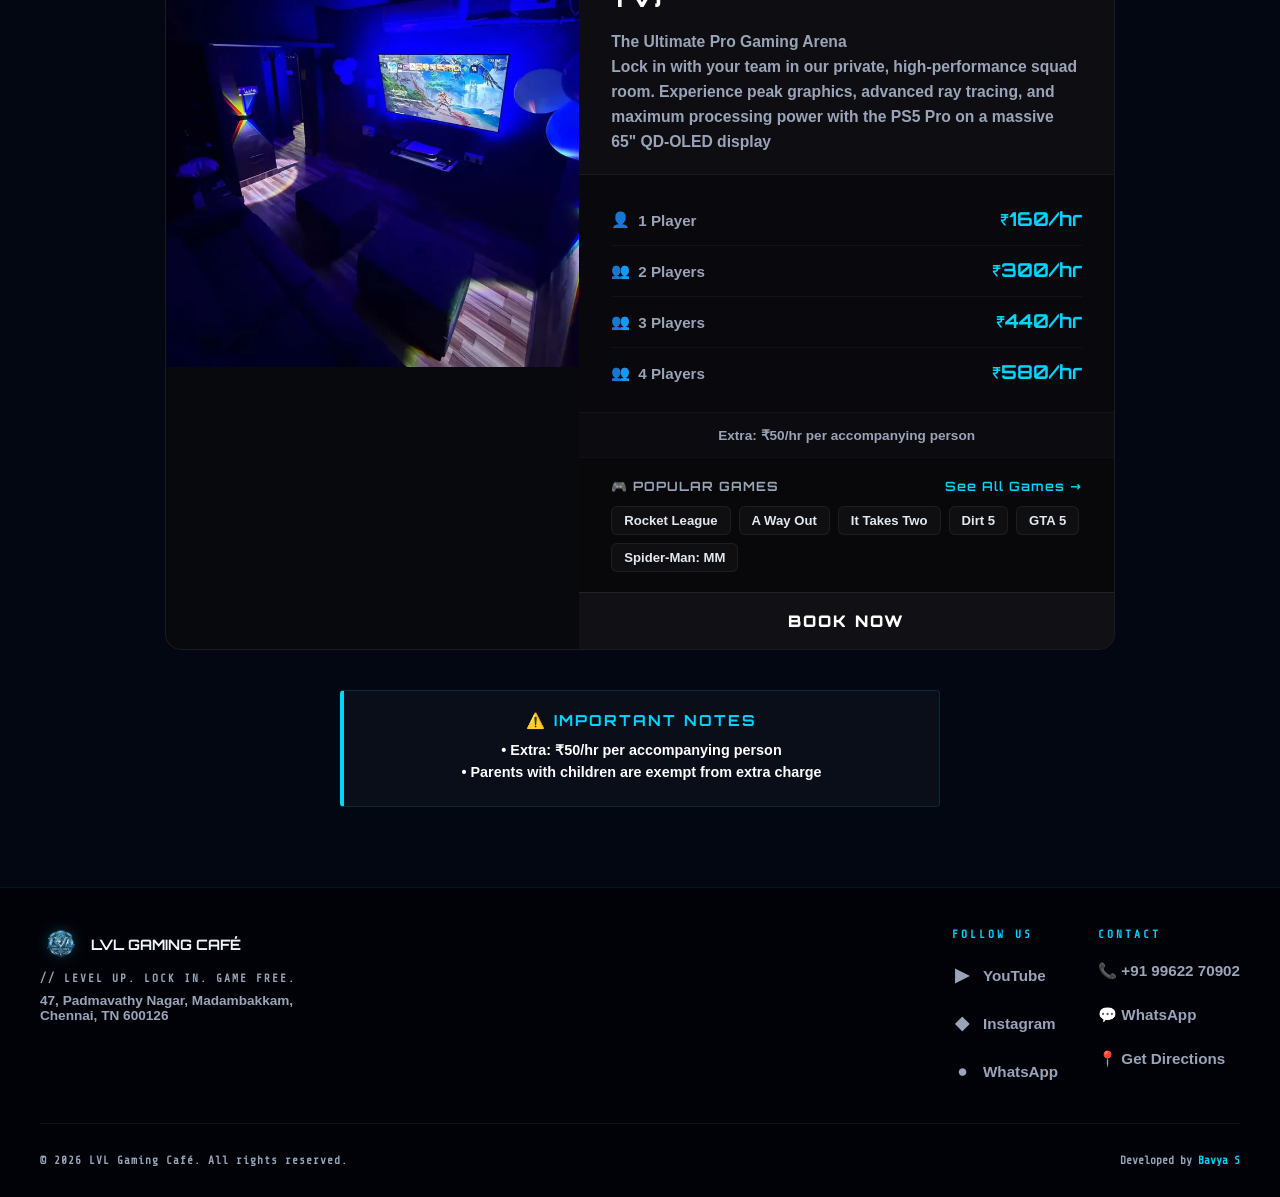
<file: rooms.html>
<!DOCTYPE html>
<html lang="en">
<head>
<meta charset="UTF-8">
<meta name="viewport" content="width=device-width, initial-scale=1, viewport-fit=cover">
<title>Rooms & Pricing – LVL Gaming Café</title>
<meta name="description" content="Private PlayStation 4, PS5 and PS5 Pro gaming rooms with 55" and 65" 4K screens at LVL Gaming Café, Chennai. See hourly rates for 1 to 4 players.">
<meta name="theme-color" content="#030712">
<meta name="color-scheme" content="dark">
<meta property="og:type" content="website">
<meta property="og:site_name" content="LVL Gaming Café">
<meta property="og:title" content="Rooms & Pricing – LVL Gaming Café">
<meta property="og:description" content="Private PlayStation 4, PS5 and PS5 Pro gaming rooms with 55" and 65" 4K screens at LVL Gaming Café, Chennai. See hourly rates for 1 to 4 players.">
<meta name="twitter:card" content="summary">
<link rel="icon" type="image/png" sizes="64x64" href="assets/img/favicon-64.png">
<link rel="apple-touch-icon" href="assets/img/apple-touch-icon.png">
<link rel="preload" href="assets/fonts/orbitron-latin-900-normal.woff2" as="font" type="font/woff2" crossorigin>
<link rel="preload" href="assets/fonts/rajdhani-latin-500-normal.woff2" as="font" type="font/woff2" crossorigin>
<script>(function(d){var h=d.documentElement;h.classList.add('js');try{if(d.getElementById&&!sessionStorage.getItem('siteInitialized'))h.classList.add('first-visit')}catch(e){}})(document);</script>
<style>@font-face{font-family:'Orbitron';font-style:normal;font-weight:400;font-display:swap;src:url(assets/fonts/orbitron-latin-400-normal.woff2) format('woff2');unicode-range:U+0000-00FF,U+0131,U+0152-0153,U+02BB-02BC,U+02C6,U+02DA,U+02DC,U+2000-206F,U+20AC,U+2122,U+2191,U+2193,U+2212,U+2215,U+FEFF,U+FFFD}@font-face{font-family:'Orbitron';font-style:normal;font-weight:600;font-display:swap;src:url(assets/fonts/orbitron-latin-600-normal.woff2) format('woff2');unicode-range:U+0000-00FF,U+0131,U+0152-0153,U+02BB-02BC,U+02C6,U+02DA,U+02DC,U+2000-206F,U+20AC,U+2122,U+2191,U+2193,U+2212,U+2215,U+FEFF,U+FFFD}@font-face{font-family:'Orbitron';font-style:normal;font-weight:700;font-display:swap;src:url(assets/fonts/orbitron-latin-700-normal.woff2) format('woff2');unicode-range:U+0000-00FF,U+0131,U+0152-0153,U+02BB-02BC,U+02C6,U+02DA,U+02DC,U+2000-206F,U+20AC,U+2122,U+2191,U+2193,U+2212,U+2215,U+FEFF,U+FFFD}@font-face{font-family:'Orbitron';font-style:normal;font-weight:900;font-display:swap;src:url(assets/fonts/orbitron-latin-900-normal.woff2) format('woff2');unicode-range:U+0000-00FF,U+0131,U+0152-0153,U+02BB-02BC,U+02C6,U+02DA,U+02DC,U+2000-206F,U+20AC,U+2122,U+2191,U+2193,U+2212,U+2215,U+FEFF,U+FFFD}@font-face{font-family:'Rajdhani';font-style:normal;font-weight:300;font-display:swap;src:url(assets/fonts/rajdhani-latin-300-normal.woff2) format('woff2');unicode-range:U+0000-00FF,U+0131,U+0152-0153,U+02BB-02BC,U+02C6,U+02DA,U+02DC,U+2000-206F,U+20AC,U+2122,U+2191,U+2193,U+2212,U+2215,U+FEFF,U+FFFD}@font-face{font-family:'Rajdhani';font-style:normal;font-weight:400;font-display:swap;src:url(assets/fonts/rajdhani-latin-400-normal.woff2) format('woff2');unicode-range:U+0000-00FF,U+0131,U+0152-0153,U+02BB-02BC,U+02C6,U+02DA,U+02DC,U+2000-206F,U+20AC,U+2122,U+2191,U+2193,U+2212,U+2215,U+FEFF,U+FFFD}@font-face{font-family:'Rajdhani';font-style:normal;font-weight:500;font-display:swap;src:url(assets/fonts/rajdhani-latin-500-normal.woff2) format('woff2');unicode-range:U+0000-00FF,U+0131,U+0152-0153,U+02BB-02BC,U+02C6,U+02DA,U+02DC,U+2000-206F,U+20AC,U+2122,U+2191,U+2193,U+2212,U+2215,U+FEFF,U+FFFD}@font-face{font-family:'Rajdhani';font-style:normal;font-weight:600;font-display:swap;src:url(assets/fonts/rajdhani-latin-600-normal.woff2) format('woff2');unicode-range:U+0000-00FF,U+0131,U+0152-0153,U+02BB-02BC,U+02C6,U+02DA,U+02DC,U+2000-206F,U+20AC,U+2122,U+2191,U+2193,U+2212,U+2215,U+FEFF,U+FFFD}@font-face{font-family:'Rajdhani';font-style:normal;font-weight:700;font-display:swap;src:url(assets/fonts/rajdhani-latin-700-normal.woff2) format('woff2');unicode-range:U+0000-00FF,U+0131,U+0152-0153,U+02BB-02BC,U+02C6,U+02DA,U+02DC,U+2000-206F,U+20AC,U+2122,U+2191,U+2193,U+2212,U+2215,U+FEFF,U+FFFD}@font-face{font-family:'Share Tech Mono';font-style:normal;font-weight:400;font-display:swap;src:url(assets/fonts/share-tech-mono-latin-400-normal.woff2) format('woff2');unicode-range:U+0000-00FF,U+0131,U+0152-0153,U+02BB-02BC,U+02C6,U+02DA,U+02DC,U+2000-206F,U+20AC,U+2122,U+2191,U+2193,U+2212,U+2215,U+FEFF,U+FFFD}@font-face{font-family:'LVL Rupee';font-weight:100 900;font-display:swap;src:url(assets/fonts/rupee-600.woff2) format('woff2');unicode-range:U+20B9}</style>
<link rel="stylesheet" href="css/style.css">
<link rel="stylesheet" href="css/rooms.css">
<noscript><style>#loader{display:none!important}</style></noscript>
</head>
<body>

<!-- PARTICLE CANVAS -->
<canvas id="particleCanvas" aria-hidden="true"></canvas>

<a class="skip-link" href="#main">Skip to content</a>

<!-- NAVIGATION -->
<nav id="mainNav" aria-label="Primary">
  <a class="nav-logo" href="index.html" aria-label="LVL Gaming Café – home">
    <img src="assets/img/logo-72.webp" srcset="assets/img/logo-72.webp 1x, assets/img/logo-144.webp 2x, assets/img/logo-288.webp 3x" width="46" height="36" alt="" decoding="async"><span class="nav-brand">LVL</span>
  </a>
  <ul class="nav-links"><li><a href="index.html" data-page="home">HOME</a></li><li><a href="rooms.html" data-page="rooms" class="active" aria-current="page">CONSOLES</a></li><li><a href="games.html" data-page="games">GAMES</a></li><li><a href="food.html" data-page="food">FOOD</a></li><li><a href="about.html" data-page="about">ABOUT LVL</a></li><li><a href="booking.html" data-page="booking">CONTACT</a></li></ul>
  <a class="nav-cta" href="booking.html">BOOK SLOT</a>
  <button class="hamburger" id="hamburger" type="button" aria-label="Open menu" aria-expanded="false" aria-controls="mobileNav"><span></span><span></span><span></span></button>
</nav>

<!-- MOBILE MENU DRAWER -->
<div class="nav-scrim" id="navScrim"></div>
<div class="mobile-nav" id="mobileNav" role="dialog" aria-modal="true" aria-label="Site menu" inert>
  <button class="drawer-close" id="drawerClose" type="button" aria-label="Close menu">&times;</button>
  <div class="drawer-links"><a href="index.html" style="--i:0">HOME</a><a href="rooms.html" style="--i:1" class="active" aria-current="page">CONSOLES</a><a href="games.html" style="--i:2">GAMES</a><a href="food.html" style="--i:3">FOOD</a><a href="about.html" style="--i:4">ABOUT</a><a href="booking.html" style="--i:5">CONTACT</a></div>
  <div class="drawer-actions">
    <a class="btn-primary" href="booking.html">⚡ BOOK SLOT</a>
    <div class="drawer-quick">
      <a href="tel:+919962270902">📞 Call</a>
      <a href="https://wa.me/919962270902" target="_blank" rel="noopener noreferrer">💬 WhatsApp</a>
    </div>
  </div>
</div>

<!-- BOTTOM DOCK (phones & tablets) -->
<nav class="dock" aria-label="Quick navigation"><a href="index.html"><svg viewBox="0 0 24 24" aria-hidden="true"><path d="M3 11.5 12 4l9 7.5"/><path d="M5.5 10v9.5h13V10"/></svg><span>HOME</span></a><a href="rooms.html" aria-current="page"><svg viewBox="0 0 24 24" aria-hidden="true"><path d="M6 8h12a4 4 0 0 1 3.9 4.9l-.9 4a2.4 2.4 0 0 1-4 1.2L15 16.5H9L7 18.1a2.4 2.4 0 0 1-4-1.2l-.9-4A4 4 0 0 1 6 8Z"/><path d="M8 11v3M6.5 12.5h3"/><circle cx="15.5" cy="12" r=".7"/><circle cx="17.5" cy="13.6" r=".7"/></svg><span>CONSOLES</span></a><a class="dock-book" href="booking.html" aria-label="Book a slot"><span class="dock-orb"><svg viewBox="0 0 24 24" aria-hidden="true"><path d="M13 2 4.5 13.5H11L10 22l8.5-11.5H12L13 2Z"/></svg></span><span class="dock-label">BOOK</span></a><a href="games.html"><svg viewBox="0 0 24 24" aria-hidden="true"><rect x="4" y="4" width="7" height="7" rx="1.5"/><rect x="13" y="4" width="7" height="7" rx="1.5"/><rect x="4" y="13" width="7" height="7" rx="1.5"/><rect x="13" y="13" width="7" height="7" rx="1.5"/></svg><span>GAMES</span></a><a href="food.html"><svg viewBox="0 0 24 24" aria-hidden="true"><path d="M7 3v8M4.5 3v5a2.5 2.5 0 0 0 5 0V3M7 11v10"/><path d="M17 21V3c-2.5 1.5-3.5 4.5-3.5 8H17"/></svg><span>FOOD</span></a></nav>

<!-- FLOATING BOOK BUTTON (desktop) -->
<a id="floatBook" href="booking.html">⚡ BOOK SLOT</a>

<main id="main" class="page-wrapper" tabindex="-1">
  <div class="page-hero fade-in">
    <p class="section-label" style="justify-content:center">PRIVATE AFFORDABLE GAMING</p>
    <h1 class="section-title" style="text-align:center">YOUR OWN<br>GAMING UNIVERSE</h1>
    <p class="section-sub" style="text-align:center;margin:12px auto 0">Every console lives in a separate private room. Sound-controlled, distraction-free, crafted for the best gaming experience.</p>
  </div>

  <div class="rooms-section">
    <div class="rooms-intro">
      <div class="glass-card room-feat fade-in">
        <div class="room-feat-icon">🔇</div>
        <div><h3>SOUND CONTROLLED</h3><p>Acoustic-treated private rooms that block out everything except your game.</p></div>
      </div>
      <div class="glass-card room-feat fade-in stagger-1">
        <div class="room-feat-icon">🚪</div>
        <div><h3>FULLY PRIVATE</h3><p>Dedicated door, private space — ideal for solo grind or squad sessions.</p></div>
      </div>
      <div class="glass-card room-feat fade-in stagger-2">
        <div class="room-feat-icon">👨‍👩‍👧‍👦</div>
        <div><h3>GROUPS WELCOME</h3><p>Perfect for friend groups and hangouts.</p></div>
      </div>
      <div class="glass-card room-feat fade-in stagger-3">
        <div class="room-feat-icon">💺</div>
        <div><h3>PREMIUM SEATING</h3><p>Comfortable Seats and ambient lighting curated for long gaming sessions.</p></div>
      </div>
    </div>

    <p class="section-label">PRICING & ROOMS</p>
    <h2 class="section-title" style="margin-bottom:32px">CONSOLE & <span style="background:linear-gradient(135deg,var(--neon-blue),var(--neon-purple));-webkit-background-clip:text;-webkit-text-fill-color:transparent;background-clip:text">PRICING</span></h2>

    <div class="consoles-grid">
      
      <!-- PS4 CARD -->
      <div class="glass-card rgb-border console-card ps4-accent fade-in">
        <div class="console-card-image">
          <span class="card-corner-label">Casual & Budget Gaming</span>
          <img src="assets/img/ps4.webp" alt="LVL Gaming Café PS4 Room" decoding="async" loading="lazy">
        </div>
        <div class="console-card-content">
          <div class="console-card-header">
            <div class="console-badge">PS4</div>
            <div class="console-name">PlayStation 4 <span class="tv-spec">(55" 4K TV)</span></div>
            <p class="console-description"><b>The Best Budget Gaming Setup</b><br>
Looking for an affordable way to unwind? Our entertainment lounge features the ultimate beginner-friendly setup. Experience smooth, seamless gaming with a classic PS4 paired with a gorgeous 55-inch 4K TV.</p>
          </div>
          
          <div class="price-table">
            <div class="price-row"><span class="price-players">👤<b> 1 Player</b> </span><span class="price-amount">₹100/hr</span></div>
            <div class="price-row"><span class="price-players">👥<b>  2 Players</b> </span><span class="price-amount">₹180/hr</span></div>
            <div class="price-row"><span class="price-players">👥 <b> 3 Players</b> </span><span class="price-amount">₹260/hr</span></div>
            <div class="price-row"><span class="price-players">👥 <b> 4 Players</b> </span><span class="price-amount">₹340/hr</span></div>
          </div>
          <div class="price-note">Extra: ₹50/hr per accompanying person</div>

          <div class="games-preview-section">
            <div class="games-preview-header">
              <span>🎮 POPULAR GAMES</span>
              <a href="games.html" class="see-all-link">See All Games →</a>
            </div>
            <div class="games-tags-container">
              <span class="game-tag">WWE 2K23</span>
              <span class="game-tag">WWE 2K24</span>
              <span class="game-tag">FC 25</span>
              <span class="game-tag">Cricket 24</span>
              <span class="game-tag">Rocket League</span>
              <span class="game-tag">A Way Out</span>
            </div>
          </div>

          <a href="booking.html" class="card-book-btn">BOOK NOW</a>
        </div>
      </div>

      <!-- PS5 55" CARD -->
      <div class="glass-card rgb-border console-card ps5-55-accent fade-in stagger-1">
        <div class="console-card-image">
          <span class="card-corner-label hot-badge">Most Popular</span>
          <img src="assets/img/ps4.webp" alt="LVL Gaming Café PS5 55 inch Room" decoding="async" loading="lazy">
        </div>
        <div class="console-card-content">
          <div class="console-card-header">
            <div class="console-badge">PS5 · 55"</div>
            <div class="console-name">PlayStation 5 <span class="tv-spec">(55" 4k Neo QLED TV)</span></div>
            <p class="console-description"><b>Next-Gen Visual Experience</b><br> Experience next-gen performance with crisp visuals on a 55-inch OLED setup. Perfectly calibrated colors and unmatched frame rates to bring your favorite campaign and sports titles to life.</p>
          </div>
          
          <div class="price-table">
            <div class="price-row"><span class="price-players">👤 </b>1 Player</b></span><span class="price-amount">₹120/hr</span></div>
            <div class="price-row"><span class="price-players">👥 <b>2 Players</b></span><span class="price-amount">₹220/hr</span></div>
            <div class="price-row"><span class="price-players">👥 <b>3 Players</b></span><span class="price-amount">₹320/hr</span></div>
            <div class="price-row"><span class="price-players">👥 <b>4 Players</b></span><span class="price-amount">₹420/hr</span></div>
          </div>
          <div class="price-note">Extra: ₹50/hr per accompanying person</div>

          <div class="games-preview-section">
            <div class="games-preview-header">
              <span>🎮 POPULAR GAMES</span>
              <a href="games.html" class="see-all-link">See All Games →</a>
            </div>
            <div class="games-tags-container">
              <span class="game-tag">WWE 2K23</span>
              <span class="game-tag">WWE 2K24</span>
              <span class="game-tag">FC 25</span>
              <span class="game-tag">Cricket 24</span>
              <span class="game-tag">Rocket League</span>
              <span class="game-tag">A Way Out</span>
            </div>
          </div>

          <a href="booking.html" class="card-book-btn">BOOK NOW</a>
        </div>
      </div>

      <!-- PS5 65" CARD -->
   <div class="glass-card rgb-border console-card ps5-65-accent fade-in stagger-2">
  <div class="console-card-image">
    <span class="card-corner-label">Best for Multiplayer</span>
    <img src="assets/img/ps-5-65.webp" alt="LVL Gaming Café PS5 65 inch Room" decoding="async" loading="lazy">
  </div>
  <div class="console-card-content">
    <div class="console-card-header">
      <div class="console-badge">PS5 · 65"</div>
      <div class="console-name">PS5 <span class="tv-spec">(65" 4k QD OLED TV)</span></div>
      <p class="console-description"><b>Immersive Big Screen Private Gaming</b><br>
Ready for multiplayer? Relax in your own private room featuring a powerful PS5 paired with a gorgeous 65" 4K QD-OLED TV for the ultimate smooth gameplay.</p>
    </div>

          <div class="price-table">
            <div class="price-row"><span class="price-players">👤 <b>1 Player</span><span class="price-amount">₹140/hr</span></div>
            <div class="price-row"><span class="price-players">👥 <b>2 Players</b></span><span class="price-amount">₹260/hr</span></div>
            <div class="price-row"><span class="price-players">👥 <b>3 Players</b></span><span class="price-amount">₹380/hr</span></div>
            <div class="price-row"><span class="price-players">👥 <b>4 Players</b></span><span class="price-amount">₹500/hr</span></div>
          </div>
          <div class="price-note">Extra: ₹50/hr per accompanying person</div>

          <div class="games-preview-section">
            <div class="games-preview-header">
              <span>🎮 POPULAR GAMES</span>
              <a href="games.html" class="see-all-link">See All Games →</a>
            </div>
            <div class="games-tags-container">
              <span class="game-tag">WWE 2K24</span>
              <span class="game-tag">FC 25</span>
              <span class="game-tag">Cricket 24</span>
              <span class="game-tag">Rocket League</span>
              <span class="game-tag">A Way Out</span>
              <span class="game-tag">It Takes Two</span>
            </div>
          </div>

          <a href="booking.html" class="card-book-btn">BOOK NOW</a>
        </div>
      </div>

      <!-- PS5 PRO CARD -->
      <div class="glass-card rgb-border console-card pspro-accent fade-in stagger-3">
        <div class="console-card-image">
          <span class="card-corner-label pro-badge">Best for Squad</span>
          <img src="assets/img/ps5-pro.webp" alt="LVL Gaming Café PS5 Pro Room" decoding="async" loading="lazy">
        </div>
        <div class="console-card-content">
          <div class="console-card-header">
            <div class="console-badge">PS5 PRO</div>
            <div class="console-name">PlayStation 5 Pro <span class="tv-spec"></span>(65" 4k QLED TV)</span></div>
            <p class="console-description"><b>The Ultimate Pro Gaming Arena</b><br> Lock in with your team in our private, high-performance squad room. Experience peak graphics, advanced ray tracing, and maximum processing power with the PS5 Pro on a massive 65" QD-OLED display</p>
          
          </div>
          
          <div class="price-table">
            <div class="price-row"><span class="price-players">👤 <b>1 Player</b></span><span class="price-amount">₹160/hr</span></div>
            <div class="price-row"><span class="price-players">👥 <b>2 Players</b></span><span class="price-amount">₹300/hr</span></div>
            <div class="price-row"><span class="price-players">👥 <b>3 Players</b></span><span class="price-amount">₹440/hr</span></div>
            <div class="price-row"><span class="price-players">👥 <b>4 Players</b></span><span class="price-amount">₹580/hr</span></div>
          </div>
          <div class="price-note">Extra: ₹50/hr per accompanying person</div>

          <div class="games-preview-section">
            <div class="games-preview-header">
              <span>🎮 POPULAR GAMES</span>
              <a href="games.html" class="see-all-link">See All Games →</a>
            </div>
            <div class="games-tags-container">
              <span class="game-tag">Rocket League</span>
              <span class="game-tag">A Way Out</span>
              <span class="game-tag">It Takes Two</span>
              <span class="game-tag">Dirt 5</span>
              <span class="game-tag">GTA 5</span>
              <span class="game-tag">Spider-Man: MM</span>
            </div>
          </div>

          <a href="booking.html" class="card-book-btn">BOOK NOW</a>
        </div>
      </div>

    </div>

    <!-- IMPORTANT NOTES BOX -->
    <div class="glass-card fade-in" style="margin: 40px auto 0; max-width: 600px; padding: 20px; border-left: 4px solid var(--neon-blue, #00f0ff); background: rgba(255, 255, 255, 0.03); text-align: center;">
      <h4 style="font-family: 'Orbitron', sans-serif; letter-spacing: 2px; color: var(--neon-blue, #00f0ff); margin-bottom: 12px; font-size: 0.95rem;">⚠️ IMPORTANT NOTES</h4>
      <p style="margin: 6px 0; font-size: 0.9rem; color: #fff;">• Extra: <b>₹50/hr</b> per accompanying person</p>
      <p style="margin: 6px 0; font-size: 0.9rem; color: #fff;">• <b>Parents with children</b> are exempt from extra charge</p>
    </div>

  </div>
</main>

<footer>
  <div class="footer-inner">
    <div class="footer-top">
      <div class="footer-brand">
        <div class="footer-logo">
          <img src="assets/img/logo-72.webp" srcset="assets/img/logo-72.webp 1x, assets/img/logo-144.webp 2x, assets/img/logo-288.webp 3x" width="41" height="32" alt="" decoding="async" loading="lazy">
          <span class="footer-logo-text">LVL GAMING CAFÉ</span>
        </div>
        <p class="footer-tagline">// LEVEL UP. LOCK IN. GAME FREE.</p>
        <p class="footer-address">47, Padmavathy Nagar, Madambakkam, Chennai, TN 600126</p>
      </div>
      <div class="footer-social">
        <p class="footer-heading">FOLLOW US</p>
        <a class="footer-social-link" href="https://www.youtube.com/@lvlgamingcafe" target="_blank" rel="noopener noreferrer"><span class="footer-social-icon">▶</span> YouTube</a>
        <a class="footer-social-link" href="https://www.instagram.com/lvl_gaming_cafe/" target="_blank" rel="noopener noreferrer"><span class="footer-social-icon">◆</span> Instagram</a>
        <a class="footer-social-link" href="https://wa.me/919962270902" target="_blank" rel="noopener noreferrer"><span class="footer-social-icon">●</span> WhatsApp</a>
      </div>
      <div class="footer-contact">
        <p class="footer-heading">CONTACT</p>
        <a href="tel:+919962270902">📞 +91 99622 70902</a>
        <a href="https://wa.me/919962270902" target="_blank" rel="noopener noreferrer">💬 WhatsApp</a>
        <a href="https://www.google.com/maps/search/LvL+Gaming+Cafe+Chennai" target="_blank" rel="noopener noreferrer">📍 Get Directions</a>
      </div>
    </div>
    <div class="footer-bottom">
      <p class="footer-copy">© 2026 LVL Gaming Café. All rights reserved.</p>
      <p class="footer-dev">Developed by <a href="https://linkedin.com/in/bavya-saravanakumar" target="_blank" rel="noopener noreferrer">Bavya S</a></p>
    </div>
  </div>
</footer>


<script src="js/script.js" defer></script>
<script src="js/rooms.js" defer></script>
</body>
</html>
</file>
<file: css/style.css>
/* ===================== RESET & VARS ===================== */
*,*::before,*::after{box-sizing:border-box;margin:0;padding:0}
:root{
  --neon-blue:#00d4ff;
  --neon-pink:#ff6b9d;
  --neon-purple:#a855f7;
  --neon-red:#ff2d55;
  --neon-green:#39ff14;
  --bg-dark:#030712;
  --bg-card:rgba(255,255,255,0.03);
  --bg-glass:rgba(0,212,255,0.04);
  --border-glow:rgba(0,212,255,0.3);
  --text-primary:#f0f4ff;
  --text-muted:#9aa4b8;           /* lifted from #8892a4 for WCAG AA contrast on the dark background */
  --font-display:'Orbitron','LVL Rupee',system-ui,sans-serif;
  --font-body:'Rajdhani','LVL Rupee',system-ui,sans-serif;
  --font-mono:'Share Tech Mono','LVL Rupee',ui-monospace,monospace;

  /* layout / device chrome */
  --nav-h:64px;
  --dock-h:64px;
  --safe-top:env(safe-area-inset-top,0px);
  --safe-bottom:env(safe-area-inset-bottom,0px);
  --ease-out:cubic-bezier(.16,1,.3,1);
}
html{
  scroll-behavior:smooth;font-size:16px;
  -webkit-text-size-adjust:100%;text-size-adjust:100%;
  scroll-padding-top:calc(var(--nav-h) + var(--safe-top) + 12px);
  overflow-x:clip;
}
body{
  background:var(--bg-dark);
  color:var(--text-primary);
  font-family:var(--font-body);
  overflow-x:hidden;
  cursor:default;
  -webkit-tap-highlight-color:transparent;
  text-rendering:optimizeLegibility;
}
img,video,iframe{max-width:100%}
a,button,select,input,summary,[role="button"]{touch-action:manipulation}

/* custom scrollbar */
::-webkit-scrollbar{width:4px}
::-webkit-scrollbar-track{background:#0a0a1a}
::-webkit-scrollbar-thumb{background:var(--neon-blue);border-radius:2px}

/* keyboard focus – visible everywhere, invisible for pointer users */
:focus-visible{outline:2px solid var(--neon-blue);outline-offset:3px;border-radius:2px}
.skip-link{
  position:fixed;left:12px;top:-60px;z-index:2000;
  background:var(--neon-blue);color:#000;font-family:var(--font-display);font-size:.7rem;font-weight:700;
  letter-spacing:1px;padding:12px 16px;text-decoration:none;transition:top .2s;
}
.skip-link:focus{top:calc(12px + var(--safe-top))}
.sr-only{position:absolute!important;width:1px;height:1px;overflow:hidden;clip:rect(0 0 0 0);white-space:nowrap}

/* ===================== CANVAS BACKGROUND ===================== */
#particleCanvas{position:fixed;top:0;left:0;width:100%;height:100%;z-index:-1;pointer-events:none}

/* ===================== LOADING SCREEN ===================== */
#loader{
  position:fixed;inset:0;background:#000;z-index:9999;
  display:flex;flex-direction:column;align-items:center;justify-content:center;
  transition:opacity .5s ease, visibility .5s ease;
}
#loader.hidden{opacity:0;visibility:hidden;pointer-events:none}
.loader-logo{width:112px;height:auto;animation:loaderPulse 1.4s ease-in-out infinite}
.loader-wordmark{font-family:var(--font-display);font-size:1.2rem;font-weight:900;color:var(--neon-blue);letter-spacing:4px;margin-top:16px;text-shadow:0 0 20px var(--neon-blue)}
@keyframes loaderPulse{0%,100%{opacity:.92;transform:scale(1)}50%{opacity:1;transform:scale(1.05)}}
.loader-bar{width:200px;height:2px;background:#111;margin-top:30px;border-radius:2px;overflow:hidden}
.loader-fill{height:100%;width:100%;transform-origin:left;background:linear-gradient(90deg,var(--neon-blue),var(--neon-purple));animation:loaderFill 1.1s var(--ease-out) forwards}
@keyframes loaderFill{from{transform:scaleX(0)}to{transform:scaleX(1)}}
.loader-text{font-family:var(--font-mono);font-size:.72rem;color:var(--neon-blue);margin-top:12px;letter-spacing:3px;animation:blink 1s step-end infinite}
@keyframes blink{0%,100%{opacity:1}50%{opacity:0.3}}

/* ===================== NAV ===================== */
nav#mainNav{
  position:fixed;top:0;left:0;right:0;z-index:1000;
  background:rgba(3,7,18,0.88);
  -webkit-backdrop-filter:blur(14px);backdrop-filter:blur(14px);
  border-bottom:1px solid rgba(0,212,255,0.15);
  padding:var(--safe-top) max(2rem,env(safe-area-inset-right)) 0 max(2rem,env(safe-area-inset-left));
  display:flex;align-items:center;justify-content:space-between;
  height:calc(var(--nav-h) + var(--safe-top));
  transition:background-color .3s,border-color .3s;
}
nav#mainNav.scrolled{background:rgba(3,7,18,.96);border-bottom-color:rgba(0,212,255,.28)}
.nav-logo{display:flex;align-items:center;gap:10px;cursor:pointer;text-decoration:none;min-height:44px}
.nav-logo img{height:36px;width:auto;filter:drop-shadow(0 0 6px rgba(0,212,255,.55))}
.nav-brand{font-family:var(--font-display);font-size:1rem;font-weight:700;color:var(--text-primary);letter-spacing:2px}
.nav-links{display:flex;gap:0;list-style:none}
.nav-links a{
  font-family:var(--font-display);font-size:0.62rem;font-weight:600;
  color:var(--text-muted);text-decoration:none;
  padding:8px 14px;letter-spacing:1.5px;
  transition:color 0.3s,text-shadow 0.3s;
  position:relative;
}
.nav-links a::after{
  content:'';position:absolute;bottom:0;left:14px;right:14px;height:1px;
  background:var(--neon-blue);transform:scaleX(0);transition:transform 0.3s;
}
.nav-links a:hover,.nav-links a.active,.nav-links a[aria-current="page"]{color:var(--neon-blue);text-shadow:0 0 15px var(--neon-blue)}
.nav-links a:hover::after,.nav-links a.active::after,.nav-links a[aria-current="page"]::after{transform:scaleX(1)}
.nav-cta{
  background:transparent;border:1px solid var(--neon-blue);
  color:var(--neon-blue);font-family:var(--font-display);font-size:0.62rem;
  font-weight:700;letter-spacing:2px;padding:8px 18px;cursor:pointer;
  transition:all 0.3s;text-transform:uppercase;
  clip-path:polygon(8px 0%,100% 0%,calc(100% - 8px) 100%,0% 100%);
  text-decoration:none;display:inline-flex;align-items:center;
}
.nav-cta:hover{background:var(--neon-blue);color:#000;box-shadow:0 0 25px var(--neon-blue)}

/* hamburger (a real <button>) – three bars morph into an X */
.hamburger{
  display:none;position:relative;width:48px;height:48px;margin-right:-8px;
  background:none;border:0;cursor:pointer;color:var(--neon-blue);
}
.hamburger span{
  position:absolute;left:12px;width:24px;height:2px;background:currentColor;border-radius:2px;
  transition:transform .35s var(--ease-out),opacity .2s;
}
.hamburger span:nth-child(1){top:16px}
.hamburger span:nth-child(2){top:23px}
.hamburger span:nth-child(3){top:30px}
.hamburger[aria-expanded="true"] span:nth-child(1){transform:translateY(7px) rotate(45deg)}
.hamburger[aria-expanded="true"] span:nth-child(2){opacity:0}
.hamburger[aria-expanded="true"] span:nth-child(3){transform:translateY(-7px) rotate(-45deg)}

/* ===================== MOBILE DRAWER ===================== */
.nav-scrim{
  position:fixed;inset:0;z-index:1090;background:rgba(0,0,0,.66);
  opacity:0;visibility:hidden;transition:opacity .3s ease,visibility 0s .3s;
}
.nav-scrim.open{opacity:1;visibility:visible;transition:opacity .3s ease}
.mobile-nav{
  position:fixed;top:0;right:0;bottom:0;z-index:1100;
  width:min(88vw,360px);
  display:flex;flex-direction:column;
  padding:calc(var(--nav-h) + var(--safe-top) + 8px) 20px calc(20px + var(--safe-bottom));
  background:linear-gradient(180deg,rgba(6,12,28,.99),rgba(3,7,18,.995));
  border-left:1px solid rgba(0,212,255,.25);
  box-shadow:-24px 0 60px rgba(0,0,0,.6);
  transform:translate3d(104%,0,0);visibility:hidden;
  transition:transform .42s var(--ease-out),visibility 0s .42s;
  overflow-y:auto;overscroll-behavior:contain;
}
.mobile-nav.open{transform:none;visibility:visible;transition:transform .42s var(--ease-out)}
.drawer-close{
  position:absolute;top:calc(var(--safe-top) + 8px);right:12px;width:48px;height:48px;
  background:none;border:0;color:var(--neon-blue);font-size:1.9rem;line-height:1;cursor:pointer;
}
.drawer-links{display:flex;flex-direction:column;gap:2px;margin-top:6px}
.mobile-nav .drawer-links a{
  display:flex;align-items:center;min-height:56px;
  font-family:var(--font-display);font-size:.85rem;font-weight:600;
  color:var(--text-muted);text-decoration:none;padding:0 16px;
  letter-spacing:2.5px;border-left:2px solid transparent;
  opacity:0;transform:translate3d(18px,0,0);
  transition:opacity .35s ease,transform .45s var(--ease-out),color .2s,border-color .2s,background-color .2s;
}
.mobile-nav.open .drawer-links a{opacity:1;transform:none;transition-delay:calc(var(--i,0)*45ms + 120ms),calc(var(--i,0)*45ms + 120ms),0s,0s,0s}
.mobile-nav .drawer-links a:active{background:rgba(0,212,255,.08)}
.mobile-nav .drawer-links a.active,.mobile-nav .drawer-links a[aria-current="page"]{color:var(--neon-blue);border-left-color:var(--neon-blue);background:linear-gradient(90deg,rgba(0,212,255,.1),transparent)}
.drawer-actions{margin-top:auto;padding-top:24px;display:flex;flex-direction:column;gap:12px}
.drawer-actions .btn-primary{width:100%}
.drawer-quick{display:grid;grid-template-columns:1fr 1fr;gap:10px}
.drawer-quick a{
  display:flex;align-items:center;justify-content:center;gap:8px;min-height:48px;
  border:1px solid rgba(255,255,255,.14);border-radius:6px;background:rgba(255,255,255,.04);
  color:var(--text-primary);text-decoration:none;font-family:var(--font-body);font-weight:600;font-size:1rem;
}
.drawer-quick a:active{background:rgba(0,212,255,.12);border-color:var(--neon-blue)}
body.menu-open{overflow:hidden}

/* ===================== BOTTOM DOCK (thumb-zone nav, phones/tablets) ===================== */
.dock{
  display:none;position:fixed;left:0;right:0;bottom:0;z-index:950;
  height:calc(var(--dock-h) + var(--safe-bottom));
  padding:0 max(6px,env(safe-area-inset-right)) var(--safe-bottom) max(6px,env(safe-area-inset-left));
  background:rgba(3,7,18,.96);border-top:1px solid rgba(0,212,255,.22);
  grid-template-columns:repeat(5,1fr);align-items:stretch;
  transition:transform .35s var(--ease-out);
}
.dock a{
  position:relative;display:flex;flex-direction:column;align-items:center;justify-content:center;gap:3px;
  color:var(--text-muted);text-decoration:none;
  font-family:var(--font-body);font-size:.72rem;font-weight:700;letter-spacing:1px;
  min-width:44px;transition:color .2s,transform .15s;
}
.dock a svg{width:22px;height:22px;fill:none;stroke:currentColor;stroke-width:1.8;stroke-linecap:round;stroke-linejoin:round}
.dock a:active{transform:scale(.92)}
.dock a[aria-current="page"]{color:var(--neon-blue)}
.dock a[aria-current="page"]::before{
  content:'';position:absolute;top:-1px;left:28%;right:28%;height:2px;background:var(--neon-blue);
  box-shadow:0 0 12px var(--neon-blue);border-radius:0 0 2px 2px;
}
.dock .dock-book{color:#000}
.dock .dock-book .dock-orb{
  display:grid;place-items:center;width:46px;height:46px;margin-top:-20px;border-radius:50%;
  background:linear-gradient(135deg,var(--neon-blue),var(--neon-purple));
  box-shadow:0 0 0 4px var(--bg-dark),0 0 22px rgba(0,212,255,.55);
}
.dock .dock-book svg{stroke:#000;fill:#000;stroke-width:1}
.dock .dock-book span.dock-label{color:var(--neon-blue)}
body.menu-open .dock,body.modal-open .dock,body.kb-open .dock{transform:translate3d(0,110%,0)}

/* ===================== FLOATING BOOK BUTTON (desktop) ===================== */
#floatBook{
  position:fixed;bottom:28px;right:28px;z-index:900;
  background:linear-gradient(135deg,var(--neon-blue),var(--neon-purple));
  color:#000;font-family:var(--font-display);font-size:0.6rem;font-weight:900;
  letter-spacing:2px;padding:14px 24px;cursor:pointer;border:none;
  clip-path:polygon(10px 0%,100% 0%,calc(100% - 10px) 100%,0% 100%);
  animation:floatPulse 2s ease-in-out infinite;
  transition:transform 0.3s,box-shadow 0.3s;
  text-transform:uppercase;text-decoration:none;display:inline-block;
}
#floatBook:hover{transform:scale(1.08);box-shadow:0 0 30px var(--neon-blue),0 0 60px var(--neon-purple)}
@keyframes floatPulse{0%,100%{box-shadow:0 0 15px var(--neon-blue)}50%{box-shadow:0 0 35px var(--neon-purple),0 0 60px var(--neon-blue)}}

/* ===================== PAGE WRAPPER ===================== */
.page-wrapper{
  position:relative;z-index:1;
  padding-top:calc(var(--nav-h) + var(--safe-top));
  min-height:100vh;min-height:100svh;
  display:block;
}
main.page-wrapper:focus{outline:none}

/* ===================== SECTION HEADERS ===================== */
.section-label{
  font-family:var(--font-mono);font-size:0.72rem;color:var(--neon-blue);
  letter-spacing:4px;text-transform:uppercase;margin-bottom:8px;
  display:flex;align-items:center;gap:10px;
}
.section-label::before{content:'';width:30px;height:1px;background:var(--neon-blue);flex:none}
.section-title{
  font-family:var(--font-display);font-size:clamp(1.55rem,4vw,3rem);
  font-weight:900;line-height:1.12;
  background:linear-gradient(135deg,#fff 0%,var(--neon-blue) 100%);
  -webkit-background-clip:text;-webkit-text-fill-color:transparent;background-clip:text;
  overflow-wrap:break-word;
}
.section-sub{color:var(--text-muted);font-size:1.1rem;margin-top:12px;max-width:600px;font-weight:400}

/* ===================== GLASSMORPHISM CARD ===================== */
.glass-card{
  background:rgba(255,255,255,0.03);
  -webkit-backdrop-filter:blur(10px);backdrop-filter:blur(10px);
  border:1px solid rgba(0,212,255,0.15);
  border-radius:4px;
  transition:border-color 0.3s ease, box-shadow 0.3s ease;
  position:relative;overflow:hidden;
}

/* RGB border animation */
.rgb-border{position:relative;}
.rgb-border::after{
  content:'';position:absolute;inset:-1px;
  background:linear-gradient(90deg,var(--neon-blue),var(--neon-purple),var(--neon-red),var(--neon-blue));
  background-size:300% 100%;
  border-radius:4px;z-index:-1;
  opacity:0;transition:opacity 0.3s;
}
/* disable hover glow on index cards */
.rgb-border:hover::after{opacity:0;}

.glass-card:hover,
.rgb-border:hover{
  border-color:rgba(0,212,255,0.15);
  box-shadow:none;
}

/* ===================== BUTTONS ===================== */
.btn-primary,.btn-outline{
  display:inline-flex;align-items:center;justify-content:center;text-align:center;
  min-height:48px;touch-action:manipulation;text-decoration:none;text-transform:uppercase;cursor:pointer;
  font-family:var(--font-display);font-size:0.7rem;letter-spacing:2px;padding:16px 36px;
  clip-path:polygon(12px 0%,100% 0%,calc(100% - 12px) 100%,0% 100%);
  transition:transform .25s var(--ease-out),box-shadow .3s,background-color .3s,border-color .3s;
}
.btn-primary{
  background:linear-gradient(135deg,var(--neon-blue),var(--neon-purple));
  color:#000;font-weight:900;border:none;
}
.btn-outline{
  background:transparent;border:1px solid rgba(0,212,255,0.5);
  color:var(--neon-blue);font-weight:700;
}
.btn-primary:active,.btn-outline:active{transform:scale(.97)}
@media (hover:hover){
  .btn-primary:hover{transform:scale(1.05);box-shadow:0 0 40px rgba(0,212,255,0.6),0 0 80px rgba(168,85,247,0.3)}
  .btn-outline:hover{background:rgba(0,212,255,0.1);border-color:var(--neon-blue);box-shadow:0 0 25px rgba(0,212,255,0.3)}
}

/* ===================== PAGE HERO (shared) ===================== */
.page-hero{
  padding:80px 2rem 40px;
  text-align:center;
  max-width:800px;margin:0 auto;
}

/* ===================== FOOTER ===================== */
footer{
  background:rgba(0,0,0,0.6);
  border-top:1px solid rgba(0,212,255,0.1);
  padding:40px 2rem 20px;
  position:relative;z-index:1;
}
.footer-inner{max-width:1200px;margin:0 auto}
.footer-top{
  display:grid;grid-template-columns:1fr auto auto;
  gap:40px;align-items:start;margin-bottom:30px;
}
.footer-logo{display:flex;align-items:center;gap:10px;margin-bottom:12px}
.footer-logo img{height:32px;width:auto;filter:drop-shadow(0 0 6px rgba(0,212,255,.5))}
.footer-logo-text{font-family:var(--font-display);font-size:0.9rem;font-weight:700;color:var(--text-primary)}
.footer-tagline{font-family:var(--font-mono);font-size:0.7rem;color:var(--text-muted);letter-spacing:2px}
.footer-address{font-size:.85rem;color:var(--text-muted);margin-top:8px;max-width:280px}
.footer-heading{font-family:var(--font-mono);font-size:.7rem;color:var(--neon-blue);letter-spacing:3px;margin-bottom:8px}
.footer-social{display:flex;flex-direction:column;gap:4px}
.footer-social-link{
  display:flex;align-items:center;gap:10px;min-height:44px;
  color:var(--text-muted);text-decoration:none;
  font-size:0.95rem;transition:color 0.3s;
}
.footer-social-link:hover{color:var(--neon-blue)}
.footer-social-icon{font-size:1.1rem;width:1.2em;text-align:center}
.footer-contact a{
  display:flex;align-items:center;min-height:44px;color:var(--text-muted);text-decoration:none;
  font-size:0.95rem;transition:color 0.3s;
}
.footer-contact a:hover{color:var(--neon-blue)}
.footer-bottom{
  border-top:1px solid rgba(255,255,255,0.06);
  padding-top:20px;
  display:flex;justify-content:space-between;align-items:center;flex-wrap:wrap;gap:10px;
}
.footer-copy{font-family:var(--font-mono);font-size:0.7rem;color:var(--text-muted);letter-spacing:1px}
.footer-dev{font-family:var(--font-mono);font-size:0.7rem;color:var(--text-muted);}
.footer-dev a{color:var(--neon-blue);text-decoration:none;display:inline-block;padding:10px 0}
.footer-dev a:hover{text-shadow:0 0 10px var(--neon-blue)}

/* ===================== ANIMATIONS ===================== */
/* Scroll reveal: opacity + transform only (compositor-friendly). Content stays visible without JS. */
html.js .fade-in{opacity:0;transform:translate3d(0,22px,0);transition:opacity .7s ease,transform .8s var(--ease-out)}
html.js .fade-in.visible{opacity:1;transform:none}
.stagger-1{transition-delay:0.1s}
.stagger-2{transition-delay:0.2s}
.stagger-3{transition-delay:0.3s}
.stagger-4{transition-delay:0.4s}
@keyframes fadeUp{from{opacity:0;transform:translateY(20px)}to{opacity:1;transform:none}}

/* images fade in as they decode */
img[data-reveal]{opacity:0;transition:opacity .5s ease}
img[data-reveal].is-in{opacity:1}
html:not(.js) img[data-reveal]{opacity:1}

/* neon divider */
.neon-divider{
  height:1px;background:linear-gradient(90deg,transparent,var(--neon-blue),transparent);
  margin:0 auto;max-width:600px;
}

/* ===================== PAGE TRANSITIONS ===================== */
/* …everyone else gets a short fade handled by script.js */
html.is-leaving main{opacity:0;transform:translate3d(0,8px,0);transition:opacity .18s ease,transform .18s ease}
main.page-wrapper{animation:pageIn .5s var(--ease-out) both}
@keyframes pageIn{from{opacity:0;transform:translate3d(0,10px,0)}}

/* ===================== RESPONSIVE ===================== */
@media(max-width:900px){
  :root{--nav-h:60px}
  nav#mainNav{padding-left:max(16px,env(safe-area-inset-left));padding-right:max(16px,env(safe-area-inset-right));-webkit-backdrop-filter:none;backdrop-filter:none;background:rgba(3,7,18,.94)}
  .nav-links,.nav-cta,#floatBook{display:none}
  .hamburger{display:block}
  .dock{display:grid}
  body{padding-bottom:calc(var(--dock-h) + var(--safe-bottom))}
  .footer-top{grid-template-columns:1fr 1fr}
  footer{padding:36px max(20px,env(safe-area-inset-right)) 28px max(20px,env(safe-area-inset-left))}
  .glass-card{-webkit-backdrop-filter:none;backdrop-filter:none;background:rgba(10,16,32,.72)}
}
@media(min-width:901px){
  .mobile-nav,.nav-scrim,.dock{display:none!important}
}
@media(max-width:600px){
  .footer-top{grid-template-columns:1fr;gap:28px}
  .page-hero{padding:48px 20px 28px}
  .section-label{letter-spacing:3px}
  .section-sub{font-size:1.05rem}
}

/* ===================== COARSE-POINTER (TOUCH) ===================== */
/* no sticky :hover states after a tap */
@media (hover:none){
  .nav-cta:hover{background:transparent;color:var(--neon-blue);box-shadow:none}
}

/* ===================== REDUCED MOTION ===================== */
@media (prefers-reduced-motion:reduce){
  html{scroll-behavior:auto}
  *,*::before,*::after{animation-delay:0s!important;animation-duration:.001ms!important;animation-iteration-count:1!important;transition-duration:.001ms!important;transition-delay:0s!important}
  html.js .fade-in{opacity:1;transform:none}
  img[data-reveal]{opacity:1}
  #loader{display:none}
}
</file>
<file: css/hero.css>
/* =========================================================
   LVL HERO — art-directed key-art poster

   Phones & tablets (≤1023px): a dedicated vertical poster.
     ┌────────────────────────────┐
     │      Spider-Man swoops in  │   back  (z1)  upper right
     │ Eve   ┌ KRATOS ┐   Atsu    │   focal (z4)  centre, tallest
     │ (z3)  │        │   (z2)    │   support left / right
     └ floor ring + light cones ──┘
        ENTER THE WORLD / OF GAMING.   title overlaps the stage fade
        [ BOOK SLOT ]  [ CONSOLES ]    CTAs sit under the characters
   Every figure is sized from the STAGE HEIGHT (--sh), which is derived
   from the real viewport height (svh), so short and tall phones both
   get a balanced poster instead of a scaled-down desktop layout.

   Desktop (≥1024px): the original corner composition, re-fitted.
   ========================================================= */

.hero{
  --vh100:100vh;
  --chrome:calc(var(--nav-h) + var(--safe-top));
  position:relative;overflow:hidden;
  display:flex;flex-direction:column;align-items:center;justify-content:center;
  text-align:center;
  min-height:calc(var(--vh100) - var(--chrome));
  background:
    radial-gradient(70% 45% at 50% 38%,rgba(0,212,255,.10),transparent 70%),
    radial-gradient(50% 35% at 12% 70%,rgba(57,255,20,.05),transparent 70%),
    var(--bg-dark);
}
@supports (height:100svh){.hero{--vh100:100svh}}

/* ---------- atmosphere ---------- */
.hero-vignette{position:absolute;inset:0;background:radial-gradient(ellipse at 50% 40%,transparent 38%,rgba(0,0,0,.78) 100%);pointer-events:none;z-index:1}
.hero-scanline{position:absolute;inset:0;background:repeating-linear-gradient(0deg,transparent,transparent 2px,rgba(0,0,0,.035) 2px,rgba(0,0,0,.035) 4px);pointer-events:none;z-index:2}

.hero-stage{position:relative;z-index:2;width:100%;pointer-events:none}
.hero-atmos{position:absolute;inset:0;z-index:0}
.hero-beam{
  position:absolute;top:-4%;height:96%;pointer-events:none;
  -webkit-mask-image:linear-gradient(90deg,transparent,#000 28%,#000 72%,transparent);
          mask-image:linear-gradient(90deg,transparent,#000 28%,#000 72%,transparent);
}
.hero-beam-a{left:50%;width:78%;translate:-50% 0;background:linear-gradient(180deg,rgba(0,212,255,.34),rgba(0,212,255,.06) 70%,transparent);clip-path:polygon(22% 0,78% 0,100% 100%,0 100%);opacity:.4}
.hero-beam-b{left:-6%;width:58%;background:linear-gradient(180deg,rgba(57,255,20,.20),rgba(57,255,20,.03) 72%,transparent);clip-path:polygon(18% 0,70% 0,100% 100%,0 100%);opacity:.28;transform-origin:50% 0;rotate:-8deg}
.hero-floor{
  position:absolute;left:50%;bottom:-6%;width:132%;height:40%;translate:-50% 0;border-radius:50%;
  background:radial-gradient(closest-side,rgba(0,212,255,.42),rgba(0,212,255,.10) 58%,transparent 72%);
}
.hero-ring{
  position:absolute;left:50%;bottom:3%;width:92%;height:15%;translate:-50% 0;border-radius:50%;
  border:1.5px solid rgba(0,212,255,.6);
  box-shadow:0 0 22px rgba(0,212,255,.5),inset 0 0 22px rgba(0,212,255,.28);
}
.hero-ring::after{content:'';position:absolute;inset:-14%;border-radius:50%;border:1px solid rgba(57,255,20,.4)}
.hero-motes{position:absolute;inset:0;overflow:hidden;pointer-events:none}
.hero-motes i{
  position:absolute;bottom:-4%;left:var(--x);width:var(--s);height:var(--s);border-radius:50%;
  background:var(--c,#00d4ff);box-shadow:0 0 8px var(--c,#00d4ff);opacity:0;
  animation:moteRise var(--t) linear var(--dl) infinite;
}
@keyframes moteRise{0%{opacity:0;transform:translate3d(0,0,0)}12%{opacity:.85}100%{opacity:0;transform:translate3d(var(--dx),-340px,0)}}

/* ---------- characters ---------- */
.hero-game-assembly{
  position:absolute;inset:0;z-index:1;pointer-events:none;overflow:hidden;
  /* fade the lower body so hard-cropped artwork melts into the floor and the headline */
  -webkit-mask-image:linear-gradient(180deg,#000 0,#000 74%,transparent 98%);
          mask-image:linear-gradient(180deg,#000 0,#000 74%,transparent 98%);
}
.hero-game-card.game-character-only{
  position:absolute;
  left:var(--cx);bottom:var(--b,0);translate:-50% 0;
  height:var(--h);aspect-ratio:var(--r);
  margin:0;padding:0;background:none;border:0;box-shadow:none;
  z-index:var(--z,1);
}
.hc-par{
  width:100%;height:100%;
  transform:translate3d(var(--px,0px),var(--py,0px),0);
  will-change:transform;
}
.hero-game-card img{
  display:block;width:100%;height:100%;object-fit:contain;
  filter:brightness(var(--br,.92)) drop-shadow(0 0 1px var(--rim,rgba(0,212,255,.9))) drop-shadow(0 6px 18px rgba(0,0,0,.6)) drop-shadow(0 0 18px var(--glow,rgba(0,212,255,.28)));
}

/* Poster composition for phones (portrait) — values are fractions of stage height / width */
.hero-stage{
  --sh:clamp(236px,calc(var(--vh100) - var(--chrome) - var(--dock-h) - var(--safe-bottom) - 392px),500px);
  height:var(--sh);
}
.hc-kratos{--cx:50%;--h:min(calc(var(--sh)*.86),calc(60vw/.7478));--r:.7478;--b:-3%;--z:4;--br:1;--rim:rgba(120,230,255,.95)}
.hc-eve{--cx:17%;--h:min(calc(var(--sh)*.80),calc(40vw/.4926));--r:.4926;--b:-1%;--z:3;--br:.95;--rim:rgba(57,255,20,.85);--glow:rgba(57,255,20,.22)}
.hc-atsu{--cx:83%;--h:min(calc(var(--sh)*.68),calc(42vw/.6909));--r:.6909;--b:0%;--z:2;--br:.86;--glow:rgba(168,85,247,.28)}
.hc-spidey{--cx:64%;--h:min(calc(var(--sh)*.46),calc(54vw/1.0933));--r:1.0933;--b:50%;--z:1;--br:.9}

/* edge-anchored supporting cast: guaranteed inside the screen at every width */
.hero-game-card.game-character-only.hc-atsu{left:auto;right:2.5%;translate:0 0}
.hero-game-card.game-character-only.hc-eve{left:2.5%;translate:0 0}

/* ---------- copy ---------- */
.hero-copy{position:relative;z-index:5;width:100%;padding:0 20px;margin-top:calc(var(--sh)*-.1)}
.hero-eyebrow{
  font-family:var(--font-mono);font-size:clamp(.6rem,3.1vw,.74rem);color:var(--neon-blue);
  letter-spacing:2px;text-transform:uppercase;margin-bottom:12px;white-space:nowrap;
  text-shadow:0 0 12px rgba(0,212,255,.45);
}
.hero-title{
  display:flex;flex-direction:column;align-items:center;
  font-family:var(--font-display);font-weight:900;line-height:1;text-transform:uppercase;
  font-size:clamp(1.85rem,9.4vw,3.4rem);
  text-shadow:0 2px 24px rgba(0,0,0,.85);
}
.hero-title .ln{display:block;overflow:hidden;padding:.06em 0}
.hero-title .ln>span{display:block}
.hero-lead-in{font-size:.36em;font-weight:600;letter-spacing:.3em;opacity:.9;margin-bottom:.35rem;padding-left:.3em}
.hero-tagline{display:block;font-size:.52em;margin-top:.55rem;letter-spacing:.04em}
.hero-title .accent{
  display:inline-block;
  background:linear-gradient(135deg,var(--neon-blue),var(--neon-purple));
  -webkit-background-clip:text;-webkit-text-fill-color:transparent;background-clip:text;
  filter:drop-shadow(0 0 14px rgba(0,212,255,.45));
}
.hero-ctas{display:flex;flex-direction:column;align-items:center;gap:10px;margin:22px auto 0;width:min(100%,340px)}
.hero-ctas .btn-primary{width:100%;font-size:.8rem;min-height:54px;box-shadow:0 0 28px rgba(0,212,255,.35)}
.hero-ctas .btn-outline{width:100%;font-size:.68rem;min-height:46px}
.hero-stats{
  position:relative;z-index:5;width:100%;padding:0 12px;margin:20px 0 0;
  display:grid;grid-template-columns:repeat(4,1fr);gap:4px;
}
.hero-stat{text-align:center;min-width:0}
.hero-stat-num{font-family:var(--font-display);font-size:1.25rem;font-weight:900;color:var(--neon-blue);text-shadow:0 0 16px var(--neon-blue);white-space:nowrap}
.hero-stat-label{font-size:.72rem;color:var(--text-muted);letter-spacing:1.5px;text-transform:uppercase;margin-top:3px;line-height:1.15}
.scroll-indicator{display:none}

/* ---------- entrance choreography (one orchestrated moment, then calm) ---------- */

html{--hd:0s}
html.first-visit{--hd:1s}
.hero-atmos{animation:atmosIn 1.4s ease var(--hd) both}
.hero-game-card{animation:heroRise .95s var(--ease-out) calc(var(--hd) + var(--d,0s)) both}
.hc-kratos{--d:0s;animation-name:heroFocal;animation-duration:.8s;animation-delay:0s}
.hc-eve{--d:.28s}
.hc-atsu{--d:.38s}
.hc-spidey{--d:.55s;animation-name:heroSwoop;animation-duration:1.15s}
.hero-eyebrow{animation:heroFade .8s ease calc(var(--hd) + .45s) both}
.hero-title .ln:nth-child(1)>span{animation:lineUp .85s var(--ease-out) calc(var(--hd) + .55s) both}
.hero-title .ln:nth-child(2)>span{animation:lineUp .85s var(--ease-out) calc(var(--hd) + .67s) both}
.hero-tagline{animation:heroFadeUp .8s var(--ease-out) calc(var(--hd) + .85s) both}
.hero-ctas{animation:heroFadeUp .8s var(--ease-out) calc(var(--hd) + .95s) both}
.hero-stats{animation:heroFadeUp .8s var(--ease-out) calc(var(--hd) + 1.1s) both}
@keyframes atmosIn{from{opacity:0}to{opacity:1}}
@keyframes heroRise{from{opacity:0;transform:translate3d(0,34px,0) scale(.95)}to{opacity:1;transform:none}}
/* focal character: visible from the first paint (helps LCP), only slides up */
@keyframes heroFocal{from{opacity:.02;transform:translate3d(0,26px,0) scale(.97)}to{opacity:1;transform:none}}
@keyframes heroSwoop{from{opacity:0;transform:translate3d(70px,-46px,0) rotate(9deg) scale(.88)}to{opacity:1;transform:none}}
@keyframes lineUp{from{opacity:1;transform:translate3d(0,108%,0)}to{opacity:1;transform:none}}
@keyframes heroFade{from{opacity:0}to{opacity:1}}
@keyframes heroFadeUp{from{opacity:0;transform:translate3d(0,16px,0)}to{opacity:1;transform:none}}

/* idle life — slow, small, offset per character */
.hero-game-card img{animation:heroFloat var(--ft,6s) ease-in-out calc(var(--hd) + 1.6s) infinite alternate}
.hc-eve img{--ft:6.8s}
.hc-atsu img{--ft:7.4s}
.hc-spidey img{--ft:5.2s;animation-name:heroFloatTilt}
@keyframes heroFloat{from{transform:translate3d(0,0,0)}to{transform:translate3d(0,-6px,0)}}
@keyframes heroFloatTilt{from{transform:translate3d(0,2px,0) rotate(-.8deg)}to{transform:translate3d(0,-7px,0) rotate(1deg)}}
.hero-ring{animation:ringPulse 4.2s ease-in-out infinite}
.hero-beam-a{animation:beamBreathe 7s ease-in-out infinite alternate}
@keyframes ringPulse{0%,100%{opacity:.75;transform:scale(1)}50%{opacity:1;transform:scale(1.035)}}
@keyframes beamBreathe{from{opacity:.28}to{opacity:.5}}

/* ---------- very short phones ---------- */
@media (max-height:700px) and (max-width:1023px){
  .hero-eyebrow{margin-bottom:8px}
  .hero-ctas{margin-top:14px;gap:8px}
  .hero-ctas .btn-primary{min-height:50px}
  .hero-ctas .btn-outline{min-height:44px}
  .hero-stats{margin-top:12px}
  .hero-stage{--sh:clamp(206px,calc(var(--vh100) - var(--chrome) - var(--dock-h) - var(--safe-bottom) - 372px),520px)}
}
/* ---------- tablets (portrait) ---------- */
@media (min-width:700px) and (max-width:1023px){
  .hero-stage{--sh:clamp(340px,calc(var(--vh100) - var(--chrome) - var(--dock-h) - var(--safe-bottom) - 400px),640px);max-width:760px}
  .hero-title{font-size:clamp(2.6rem,7vw,3.8rem)}
  .hero-eyebrow{font-size:.85rem;letter-spacing:5px}
  .hero-ctas{flex-direction:row;width:auto;gap:16px;justify-content:center}
  .hero-ctas .btn-primary,.hero-ctas .btn-outline{width:auto;min-width:230px}
  .hero-stats{max-width:560px;margin-inline:auto}
  .hero-stat-num{font-size:1.7rem}
  .hc-kratos{--h:min(calc(var(--sh)*.95),calc(60vw/.7478))}
}
/* ---------- landscape phones: poster left, copy right ---------- */
@media (orientation:landscape) and (max-height:520px) and (max-width:1023px){
  :root{--dock-h:0px}
  .dock{display:none!important}
  body{padding-bottom:0}
  .hero{display:grid;grid-template-columns:46% minmax(0,1fr);align-items:center;min-height:calc(var(--vh100) - var(--chrome) - var(--dock-h) - var(--safe-bottom));text-align:left}
  .hero-stage{--sh:clamp(200px,calc(var(--vh100) - var(--chrome) - var(--dock-h) - var(--safe-bottom) - 28px),400px);grid-column:1;grid-row:1/3;align-self:end;max-width:none}
  .hero-copy{grid-column:2;grid-row:1;margin-top:0;padding:8px 24px 0 8px;align-self:end}
  .hero-stats{grid-column:2;grid-row:2;margin-top:6px;padding:0 24px 8px 8px;align-self:start}
  .hero-title{align-items:flex-start;font-size:clamp(1.5rem,5.4vw,2.4rem)}
  .hero-ctas{flex-direction:column;align-items:flex-start;width:auto;max-width:100%;margin:12px 0 0;gap:8px}
  .hero-ctas .btn-primary,.hero-ctas .btn-outline{width:auto;min-height:44px;padding:12px 22px;font-size:.66rem;white-space:normal;text-align:center}
  .hero-stats{grid-template-columns:repeat(4,auto);justify-content:start;gap:14px}
  .hero-stat-num{font-size:1.05rem}
  .hero-eyebrow{white-space:normal}
}

/* =========================================================
   DESKTOP (≥1024px) — original corner composition, re-fitted
   ========================================================= */
@media (min-width:1024px){
  .hero{min-height:100vh;padding:2rem}
  .hero-stage{position:absolute;inset:var(--nav-h) 0 0;height:auto;width:auto;--sh:min(78vh,760px)}
  .hero-game-assembly{-webkit-mask-image:none;mask-image:none}
  .hero-atmos{display:none}
  .hero-copy{margin-top:0;padding:0;width:auto;max-width:min(760px,48vw)}
  .hero-title{font-size:clamp(2.6rem,4.4vw,4.6rem)}
  .hero-eyebrow{font-size:.78rem;letter-spacing:6px;margin-bottom:22px}
  .hero-ctas{flex-direction:row;width:auto;gap:16px;margin-top:38px;justify-content:center}
  .hero-ctas .btn-primary,.hero-ctas .btn-outline{width:auto;font-size:.7rem;white-space:nowrap}
  .hero-stats{position:relative;display:flex;gap:44px;margin-top:54px;width:auto;justify-content:center;padding:0}
  .hero-stat-num{font-size:2rem}
  .hero-stat-label{font-size:.78rem}
  .scroll-indicator{
    display:flex;position:absolute;bottom:26px;left:50%;translate:-50% 0;z-index:6;
    flex-direction:column;align-items:center;gap:6px;text-decoration:none;min-width:44px;min-height:60px;
  }
  .scroll-dot{width:4px;height:4px;border-radius:50%;background:var(--neon-blue)}
  .scroll-line{width:1px;height:40px;background:linear-gradient(to bottom,var(--neon-blue),transparent)}
  .scroll-indicator{animation:scrollBob 2s ease-in-out infinite}
  @keyframes scrollBob{0%,100%{transform:translateY(0)}50%{transform:translateY(8px)}}

  /* characters: top corners + lower corners, sized from viewport height so they never crowd the copy */
  .hero-game-card.game-character-only.hc-atsu{--cx:auto;right:auto;left:2%;translate:0 0;--h:min(52vh,calc(23vw/.6909));--b:auto;top:7%;--z:2}
  .hero-game-card.game-character-only.hc-eve{--cx:auto;left:11%;translate:0 0;--h:min(58vh,calc(15vw/.4926));--b:-3%;--z:3}
  .hero-game-card.game-character-only.hc-kratos{--cx:auto;left:auto;right:10%;translate:0 0;--h:min(66vh,calc(24vw/.7478));--b:-3%;--z:3}
  .hero-game-card.game-character-only.hc-spidey{--cx:auto;left:auto;right:1%;translate:0 0;--h:min(40vh,calc(24vw/1.0933));--b:auto;top:8%;--z:2}
}
@media (min-width:1024px) and (max-width:1199px){
  .hero-copy{max-width:min(520px,44vw)}
  .hero-stats{gap:26px}
  .hero-stat-label{font-size:.7rem;letter-spacing:1px}
  .hero-game-card.game-character-only.hc-kratos{right:3%;--h:min(56vh,calc(20vw/.7478))}
  .hero-game-card.game-character-only.hc-eve{left:7%;--h:min(52vh,calc(13vw/.4926))}
  .hero-game-card.game-character-only.hc-atsu{--h:min(48vh,calc(20vw/.6909))}
  .hero-game-card.game-character-only.hc-spidey{--h:min(36vh,calc(21vw/1.0933))}
}

/* ---------- reduced motion: static poster ---------- */
@media (prefers-reduced-motion:reduce){
  .hero-motes{display:none}
  .hc-par{will-change:auto}
}
</file>
<file: css/home.css>
/* =========================================================
   HOME – sections below the hero (hero lives in hero.css)
   ========================================================= */

/* ===================== FEATURES STRIP ===================== */
.features-band{background:rgba(0,212,255,0.04);border-top:1px solid rgba(0,212,255,0.1);border-bottom:1px solid rgba(0,212,255,0.1)}
.features-strip{
  padding:40px 2rem;
  display:grid;grid-template-columns:repeat(auto-fit,minmax(200px,1fr));
  gap:30px;max-width:1200px;margin:0 auto;
}
.feature-item{text-align:center}
.feature-icon{font-size:2rem;margin-bottom:10px;filter:drop-shadow(0 0 10px var(--neon-blue))}
.feature-title{font-family:var(--font-display);font-size:0.75rem;font-weight:700;letter-spacing:2px;color:var(--text-primary);margin-bottom:4px}
.feature-desc{font-size:0.95rem;color:var(--text-muted)}

/* ===================== WHY US ===================== */
.home-section{max-width:1200px;margin:0 auto;padding:80px 2rem}
.why-grid{
  display:grid;grid-template-columns:repeat(auto-fit,minmax(260px,1fr));
  gap:20px;margin-top:48px;
}
.why-card{padding:28px 24px;cursor:default;}
.why-card .card-number{
  font-family:var(--font-display);font-size:3rem;font-weight:900;
  color:rgba(0,212,255,0.1);line-height:1;margin-bottom:12px;
}
.why-card:hover .card-number{color:rgba(255,255,255,0.85)}
.why-card:hover{box-shadow:none;border-color:rgba(255,255,255,0.08)}
.why-card h3{font-family:var(--font-display);font-size:0.85rem;font-weight:700;letter-spacing:2px;margin-bottom:8px;color:var(--text-primary)}
.why-card p{color:var(--text-muted);font-size:1rem;line-height:1.6}

/* ===================== HORIZONTAL SLIDERS (reels, reviews) ===================== */
.media-intel-section{padding:60px 0;max-width:1000px;margin:0 auto;overflow:hidden}
.scroll-container{
  display:flex;gap:24px;overflow-x:auto;
  scroll-snap-type:x mandatory;
  padding:20px 20px 30px 20px;scroll-padding-inline:20px;
  scroll-behavior:smooth;-webkit-overflow-scrolling:touch;overscroll-behavior-x:contain;
}
.scroll-container::-webkit-scrollbar{height:6px}
.scroll-container::-webkit-scrollbar-track{background:rgba(0,0,0,0.3)}
.scroll-container::-webkit-scrollbar-thumb{background:var(--neon-blue,#00d4ff);border-radius:4px}
.section-header-wrap{padding:0 20px}

/* Reel cards */
.media-card{
  flex:0 0 280px;scroll-snap-align:start;
  background:rgba(0,0,0,0.6);padding:12px;display:flex;flex-direction:column;border-radius:12px;
}
.short-reel-container{
  position:relative;aspect-ratio:9/16;overflow:hidden;border-radius:8px;background:#000;
}
.short-reel-container iframe{position:absolute;inset:0;width:100%;height:100%;border:none}
/* Click-to-load facade: a YouTube embed costs ~1 MB, so it only loads when tapped */
.reel-facade{
  position:absolute;inset:0;width:100%;height:100%;display:flex;flex-direction:column;align-items:center;justify-content:center;gap:14px;
  border:0;cursor:pointer;color:#fff;font-family:var(--font-display);
  background:
    radial-gradient(120% 70% at 50% 0%,rgba(0,212,255,.28),transparent 60%),
    radial-gradient(90% 60% at 50% 100%,rgba(168,85,247,.28),transparent 65%),
    linear-gradient(180deg,#07101f,#02050c);
}
.reel-play{
  display:grid;place-items:center;width:68px;height:68px;border-radius:50%;
  border:2px solid var(--neon-blue);background:rgba(0,212,255,.1);
  box-shadow:0 0 28px rgba(0,212,255,.45),inset 0 0 18px rgba(0,212,255,.25);
  transition:transform .3s var(--ease-out);
}
.reel-play svg{width:26px;height:26px;fill:var(--neon-blue);margin-left:4px}
.reel-facade:active .reel-play{transform:scale(.92)}
.reel-hint{font-size:.62rem;letter-spacing:3px;color:var(--text-muted)}
.media-title{
  font-family:'Orbitron','LVL Rupee',sans-serif;font-size:0.9rem;color:#fff;
  margin:12px 0 4px 4px;letter-spacing:1px;text-transform:uppercase;
}
.media-tag{font-family:'Share Tech Mono','LVL Rupee',monospace;font-size:0.75rem;color:var(--neon-blue,#00d4ff);margin-left:4px;margin-bottom:4px}

/* Review cards */
.review-card{
  flex:0 0 260px;scroll-snap-align:start;
  padding:16px 24px;text-align:left;
  display:flex;flex-direction:column;justify-content:space-between;min-height:240px;
}
.review-stars{color:#ffb800;font-size:1rem;margin-bottom:8px;letter-spacing:2px}
.review-text{font-family:'Rajdhani','LVL Rupee',sans-serif;font-size:1rem;line-height:1.4;color:#e0e0e0;font-style:italic}
.review-author{margin-top:20px;font-family:'Share Tech Mono','LVL Rupee',monospace;font-size:0.85rem;color:var(--neon-blue,#00d4ff);letter-spacing:1px}
.reviews-block{margin-top:40px}

/* ===================== CONSOLE CARDS ===================== */
.console-two-col-grid{display:grid;grid-template-columns:repeat(2,1fr);gap:30px;margin-top:40px}
.console-head{display:flex;justify-content:space-between;align-items:center;gap:10px 12px;flex-wrap:wrap;margin-bottom:15px}
.console-spec{color:var(--neon-blue);font-family:'Share Tech Mono','LVL Rupee',monospace;font-size:0.9rem;margin-bottom:20px;text-transform:uppercase}
.price-tier-row{
  display:flex;justify-content:space-between;
  border-bottom:1px dashed rgba(255,255,255,0.1);padding:6px 0;
  font-family:'Rajdhani','LVL Rupee',sans-serif;font-size:1.05rem;
}
.price-tier-row:last-child{border-bottom:none}
.price-amt{font-family:'Share Tech Mono','LVL Rupee',monospace;color:var(--neon-blue,#00d4ff);font-weight:600}
.console-note{text-align:center;font-family:'Share Tech Mono','LVL Rupee',monospace;font-size:0.8rem;color:var(--text-muted);margin-top:35px;letter-spacing:0.5px;line-height:1.5}

.console-two-col-grid .glass-card.why-card{
  border:1px solid transparent!important;
  transition:border-color .4s var(--ease-out),box-shadow .4s var(--ease-out),transform .4s var(--ease-out)!important;
}
@media (hover:hover){
  .console-two-col-grid .glass-card.why-card:hover{
    border-color:var(--neon-blue,#00d4ff)!important;
    box-shadow:0 0 15px rgba(0,212,255,.25),0 0 30px rgba(0,212,255,.1),inset 0 0 10px rgba(0,212,255,.1)!important;
    transform:translateY(-2px)!important;
  }
}

/* View details link on console cards */
.view-details-link{
  text-decoration:none!important;color:#fff!important;font-size:0.95rem!important;
  font-family:'Share Tech Mono','LVL Rupee',monospace!important;
  border:1px solid rgba(255,255,255,0.2);padding:6px 14px;border-radius:6px;
  background:rgba(255,255,255,0.05);transition:all .3s ease!important;
  display:inline-flex;align-items:center;min-height:36px;
}
.view-details-link:active{background:rgba(0,210,255,.18);border-color:var(--neon-blue)}
@media (hover:hover){
  .view-details-link:hover{color:var(--neon-blue)!important;border-color:var(--neon-blue)!important;background:rgba(0,210,255,.1);box-shadow:0 0 10px rgba(0,210,255,.2)}
}

/* ===================== MOST PLAYED SLIDER (cards rendered by games.js) ===================== */
.most-played-home{--mp-w:560px;--mp-h:320px;padding:30px 0 0}
#homeMostPlayedGrid{
  display:flex!important;gap:30px!important;
  overflow-x:auto!important;overflow-y:visible!important;white-space:nowrap!important;
  padding:40px 10px!important;scrollbar-width:none!important;
  scroll-snap-type:x proximity;overscroll-behavior-x:contain;
}
#homeMostPlayedGrid::-webkit-scrollbar{display:none!important}
#homeMostPlayedGrid > div,#homeMostPlayedGrid .card,#homeMostPlayedGrid .game-card{
  display:inline-block!important;position:relative!important;
  flex:0 0 var(--mp-w)!important;width:var(--mp-w)!important;min-width:var(--mp-w)!important;height:var(--mp-h)!important;
  border-radius:16px!important;overflow:hidden!important;cursor:pointer!important;
  scroll-snap-align:center;
  transition:transform .4s ease,box-shadow .4s ease!important;
}
#homeMostPlayedGrid img,#homeMostPlayedGrid .card-image,#homeMostPlayedGrid .game-card-image{
  width:100%!important;height:100%!important;position:absolute!important;top:0!important;left:0!important;
  object-fit:cover!important;object-position:center 20%!important;z-index:1!important;
  transition:transform .5s ease,opacity .5s ease!important;
}
#homeMostPlayedGrid > div > div:last-child,#homeMostPlayedGrid .card-details,#homeMostPlayedGrid .game-card-info{
  position:absolute!important;bottom:0!important;left:0!important;right:0!important;height:60%!important;
  padding:24px 32px!important;
  background:linear-gradient(to top,rgba(10,14,23,.95) 0%,rgba(10,14,23,.6) 50%,rgba(10,14,23,0) 100%)!important;
  display:flex!important;flex-direction:column!important;justify-content:flex-end!important;
  white-space:normal!important;pointer-events:none!important;z-index:2!important;
}
@media (hover:hover){
  #homeMostPlayedGrid > div:hover,#homeMostPlayedGrid .card:hover,#homeMostPlayedGrid .game-card:hover{
    transform:translateY(-5px)!important;box-shadow:0 20px 40px rgba(0,0,0,.8),0 0 25px rgba(0,210,255,.25)!important;
  }
  #homeMostPlayedGrid > div:hover img,#homeMostPlayedGrid > div:hover .card-image{transform:scale(1.08)!important}
}
#homeMostPlayedGrid > div:active{transform:scale(.985)!important}

/* ===================== CTA STRIP ===================== */
.home-cta-strip{text-align:center;padding:100px 2rem 120px;max-width:800px;margin:0 auto}
.home-cta-strip .neon-divider{margin-bottom:50px;height:2px;background:linear-gradient(90deg,transparent,var(--neon-blue),transparent);box-shadow:0 0 15px var(--neon-blue)}
.cta-kicker{font-family:var(--font-mono);font-size:.9rem;color:var(--neon-blue);letter-spacing:6px;margin-bottom:16px;text-transform:uppercase;text-shadow:0 0 10px rgba(0,212,255,.4)}
.cta-title{font-family:var(--font-display);font-size:clamp(1.75rem,5vw,3.5rem);font-weight:900;color:#fff;text-transform:uppercase;margin-bottom:40px;line-height:1.1}
.cta-title .grad{background:linear-gradient(135deg,var(--neon-blue),var(--neon-purple,#9d4edd));-webkit-background-clip:text;-webkit-text-fill-color:transparent;background-clip:text;white-space:nowrap}
.cta-btn{padding:20px 48px;font-size:1.05rem;font-weight:800;letter-spacing:2px;color:#0a0e17;background:var(--neon-blue,#00d4ff);box-shadow:0 0 30px rgba(0,212,255,.4),inset 0 0 10px rgba(255,255,255,.5)}
.cta-call{font-family:var(--font-mono);font-size:.95rem;color:var(--text-muted);letter-spacing:1px;margin-top:32px;line-height:1.9}
.cta-call a{color:#fff;text-decoration:none;font-weight:700;border-bottom:2px dashed var(--neon-blue);padding:8px 0;white-space:nowrap;display:inline-block}

/* ===================== PHONE LAYOUT ===================== */
@media(max-width:767px){
  .features-strip{padding:32px 16px;grid-template-columns:1fr 1fr;gap:22px 12px}
  .feature-title{font-size:.7rem;letter-spacing:1.2px}
  .home-section{padding:56px 20px}
  .why-grid{margin-top:32px;gap:14px}
  .why-card{padding:22px 20px}
  .console-two-col-grid{grid-template-columns:1fr;gap:16px;margin-top:28px}
  .console-head h2{font-size:1.25rem}
  .view-details-link{min-height:44px;padding:8px 14px}
  .console-note{margin-top:26px;font-size:.78rem}
  .media-intel-section{padding:44px 0}
  .scroll-container{gap:16px;padding:16px 20px 26px}
  .media-card{flex-basis:min(74vw,290px)}
  .review-card{flex-basis:min(80vw,310px);padding:18px 20px}
  .most-played-home{--mp-w:min(84vw,360px);--mp-h:min(56vw,232px)}
  #homeMostPlayedGrid{gap:14px!important;padding:24px 20px!important}
  #homeMostPlayedGrid > div > div:last-child,#homeMostPlayedGrid .card-details,#homeMostPlayedGrid .game-card-info{padding:16px 18px!important}
  .home-cta-strip{padding:64px 20px 72px}
  .home-cta-strip .neon-divider{margin-bottom:36px}
  .cta-kicker{letter-spacing:4px;font-size:.8rem}
  .cta-title{margin-bottom:28px}
  .cta-btn{padding:18px 28px;font-size:.95rem;width:100%;max-width:340px}
  .cta-call{margin-top:24px;font-size:.88rem}
}
</file>
<file: css/games.css>
/* ===================== GLOBAL TYPOGRAPHY OVERRIDE ===================== */
body.games-page *, #gameModal, #gameModal *, .game-card-featured * {
  font-family: 'Inter', -apple-system, BlinkMacSystemFont, "Segoe UI", Roboto, Helvetica, Arial, sans-serif !important;
}

body.games-page {
  background-color: #080a0f;
  color: #ffffff;
  -webkit-font-smoothing: antialiased;
  -moz-osx-font-smoothing: grayscale;
}

/* ===================== MOST PLAYED CAROUSEL SECTION ===================== */
.most-played-section {
  max-width: 1400px;
  margin: 0 auto;
  padding: 40px 2rem 20px;
}

.most-played-title {
  font-size: 1.4rem;
  font-weight: 700;
  letter-spacing: 2px;
  text-transform: uppercase;
  margin-bottom: 20px;
  display: flex;
  align-items: center;
  gap: 8px;
}

.most-played-title span.fire {
  color: #ff5500;
  text-shadow: 0 0 10px rgba(255, 85, 0, 0.6);
}

.horizontal-scroll-container {
  display: flex !important;
  gap: 30px !important;            /* Roomier gap between giant cards */
  overflow-x: auto !important;
  overflow-y: visible !important;   /* Prevents vertical clipping on hover */
  padding-bottom: 24px !important;
  scrollbar-width: none !important; /* Hides horizontal scrollbar bar */
}

.horizontal-scroll-container::-webkit-scrollbar {
  display: none !important;         /* Hides webkit scrollbar */
}

/* Featured cards layout matching your index.html homepage size */
.game-card-featured {
  display: inline-block !important;
  position: relative !important;

  /* Force the double-width cinematic look */
  flex: 0 0 760px !important;       
  width: 520px !important;      
  min-width: 520px !important;      
  max-width: 520px !important;      
  height: 320px !important;         

  background: #0a0e17 !important;
  border: 1px solid rgba(255, 255, 255, 0.06) !important;
  border-radius: 16px !important;   /* Smoother corners for larger sizes */
  overflow: hidden !important;
  cursor: pointer !important;
  transition: transform 0.4s ease, box-shadow 0.4s ease, border-color 0.4s ease !important;
}

/* Hover lift and glow matching index.html */
.game-card-featured:hover {
  border-color: rgba(0, 210, 255, 0.4) !important;
  transform: translateY(-5px) !important;
  box-shadow: 0 20px 40px rgba(0, 0, 0, 0.8), 0 0 25px rgba(0, 210, 255, 0.25) !important;
}

/* Stretch wrapper to take 100% space behind everything else */
.card-img-wrapper {
  position: absolute !important;   /* Pulls image out of basic vertical stack */
  top: 0 !important;
  left: 0 !important;
  width: 100% !important;
  height: 100% !important;
  margin: 0 !important;
  padding: 0 !important;
  aspect-ratio: unset !important;  /* Overrides original 16/9 lock */
  background: #111 !important;
  overflow: hidden !important;
  z-index: 1 !important;
}

.card-img-wrapper img {
  width: 100% !important;
  height: 100% !important;
  object-fit: cover !important;
  object-position: center 20% !important;
  transition: transform 0.5s ease !important; /* Smooth transition for zoom */
}

/* Immersive image zoom on card hover */
.game-card-featured:hover .card-img-wrapper img {
  transform: scale(1.08) !important;
}

.badge-hot {
  position: absolute !important;
  top: 15px !important;
  right: 15px !important;
  background: linear-gradient(135deg, #ff4e50, #f9d423) !important;
  width: 28px !important;
  height: 28px !important;
  border-radius: 50% !important;
  display: flex !important;
  align-items: center !important;
  justify-content: center !important;
  font-size: 0.95rem !important;
  box-shadow: 0 2px 8px rgba(255, 78, 80, 0.4) !important;
  z-index: 3 !important;            /* Layers over image element */
}

/* Transform info box into a bottom gradient text fade overlay */
.card-info {
  position: absolute !important;
  bottom: 0 !important;
  left: 0 !important;
  right: 0 !important;
  height: 60% !important;           /* Gradient overlay covers bottom portion */
  padding: 24px 32px !important;    /* Roomy layout for names */
  margin: 0 !important;
  
  /* Blends art into absolute bottom darkness for readability */
  background: linear-gradient(to top, rgba(10, 14, 23, 0.95) 0%, rgba(10, 14, 23, 0.6) 50%, rgba(10, 14, 23, 0) 100%) !important;
  
  display: flex !important;
  flex-direction: column !important;
  justify-content: flex-end !important;
  white-space: normal !important;   /* Let's text break cleanly onto next line if long */
  pointer-events: none !important;
  z-index: 2 !important;            /* Layers text above background graphic layout */
}

.card-info h3 {
  font-size: 1.5rem !important;     /* Scaled typography to match huge card size */
  font-weight: 700 !important;
  letter-spacing: 1px !important;
  margin: 0 0 4px 0 !important;
  color: #fff !important;
}

.card-info p {
  font-size: 0.85rem !important;    /* Elevated category readability */
  color: rgba(255, 255, 255, 0.7) !important;
  margin: 0 !important;
  letter-spacing: 1px !important;
}


/* ===================== GAMES PAGE FILTERS & GRID ===================== */
.games-section {
  max-width: 1400px;
  margin: 0 auto;
  padding: 20px 2rem 80px;
}

/* Master clean wrapper for filters layout grid */
.filters-wrapper {
  position: relative;   /* Add this */
  z-index: 10;          /* Add this */
  display: grid;
  grid-template-columns: 1fr;
  gap: 24px;
  margin-bottom: 32px;
  padding: 24px;
  background: rgba(0, 0, 0, 0.4);
  border: 1px solid rgba(0, 212, 255, 0.1);
  border-radius: 8px;
}

/* Row specifically separating genre and player groupings */
.filter-split-row {
  display: grid;
  grid-template-columns: 1fr 1fr;
  gap: 24px;
}

.filter-group {
  display: flex;
  flex-direction: column;
}

/* Full screen size desktop distribution handler */
.console-group-full {
  width: 100%;
}

.console-group-full .filter-btns {
  display: flex;
}

.console-group-full .filter-btn {
  flex: 1;
  text-align: center;
}

.filter-label {
  font-size: 0.65rem;
  color: var(--neon-blue);
  letter-spacing: 2px;
  margin-bottom: 12px;
  text-transform: uppercase;
}

.filter-btns {
  display: flex;
  flex-wrap: wrap;
  gap: 8px;
}

.filter-btn {
  background: rgba(255, 255, 255, 0.02);
  border: 1px solid rgba(255, 255, 255, 0.1);
  color: var(--text-muted);
  font-size: 0.7rem;
  font-weight: 500;
  letter-spacing: 0.5px;
  padding: 10px 16px;
  cursor: pointer;
  transition: all 0.2s cubic-bezier(0.4, 0, 0.2, 1);
  text-transform: uppercase;
  border-radius: 4px;
}

.filter-btn:hover {
  border-color: rgba(0, 212, 255, 0.5);
  color: #fff;
  background: rgba(0, 212, 255, 0.05);
}

.filter-btn.active {
  border-color: var(--neon-blue);
  color: #000;
  background: var(--neon-blue);
  font-weight: 600;
  box-shadow: 0 4px 12px rgba(0, 212, 255, 0.3);
}

.games-count {
  font-size: 0.7rem;
  color: var(--text-muted);
  margin-bottom: 20px;
  letter-spacing: 2px;
}

.games-count span {
  color: var(--neon-blue);
}

.games-grid {
  display: grid;
  /* Updated to strictly match the 260px spacing architecture of the featured items */
  grid-template-columns: repeat(auto-fill, minmax(260px, 1fr));
  gap: 20px;
}

/* Updated Standard Game Card - Matched to Featured Dimensions */
.game-card {
  padding: 0;
  overflow: hidden;
  cursor: pointer;
  transition: all 0.3s cubic-bezier(0.25, 0.8, 0.25, 1);
  position: relative;
  background: rgba(15, 18, 26, 0.8); /* Replaced fallback dark color with matching featured opacity tint */
  border: 1px solid rgba(255, 255, 255, 0.06);
  border-radius: 8px;
  
  /* Layout constraints matching .game-card-featured perfectly */
  width: 100%;
  max-width: 260px;
  margin: 0 auto; /* Centers the cards nicely inside their responsive grid tracking blocks */
}

.game-card.hidden {
  display: none;
}

.game-thumb {
  aspect-ratio: 16 / 9;
  display: flex;
  align-items: center;
  justify-content: center;
  position: relative;
  overflow: hidden;
  background: #111; /* Matched to featured .card-img-wrapper layer */
}

.game-thumb-bg {
  position: absolute;
  inset: 0;
  width: 100%;
  height: 100%;
  object-fit: cover;
  transition: transform 0.5s ease;
}

.game-card:hover .game-thumb-bg {
  transform: scale(1);
}

.game-thumb-icon {
  font-size: 2.5rem;
  z-index: 1;
  position: relative;
  filter: drop-shadow(0 0 10px rgba(0,0,0,0.8));
}

/* Synchronized internal card spacing */
.game-info {
  padding: 12px 14px; /* Scaled down from 16px to match .card-info */
}

.game-title {
  font-size: 0.85rem; /* Resized down from 0.95rem to match .card-info h3 */
  font-weight: 700;
  letter-spacing: 1px; /* Uniform letter styling */
  margin: 0 0 4px 0; /* Tightened layout alignment */
  line-height: 1.4;
  color: #fff;
  display: -webkit-box;
  -webkit-line-clamp: 2;
  -webkit-box-orient: vertical;
  overflow: hidden;
}

/* Genre on Left End, Players on Right End Alignment */
.game-tags {
  display: flex;
  justify-content: space-between; 
  align-items: center;
  width: 100%;
  margin-bottom: 12px;
}

.game-tag {
  font-size: 0.65rem;
  font-weight: 600;
  letter-spacing: 0.5px;
  padding: 4px 8px;
  border-radius: 4px;
  text-transform: uppercase;
}

.tag-type {
  background: rgba(168, 85, 247, 0.12);
  color: #c084fc;
  border: 1px solid rgba(168, 85, 247, 0.25);
}

.tag-players {
  background: rgba(0, 212, 255, 0.1);
  color: #00d4ff;
  border: 1px solid rgba(0, 212, 255, 0.25);
}

.game-consoles {
  display: flex;
  gap: 6px;
  margin-top: 10px;
  flex-wrap: wrap;
}

.game-console-badge {
  font-size: 0.55rem;
  font-weight: 700;
  padding: 2px 6px;
  border-radius: 3px;
  letter-spacing: 0.5px;
  text-transform: uppercase;
}

.badge-ps4 { background: rgba(59, 130, 246, 0.15); color: #60a5fa; border: 1px solid rgba(59, 130, 246, 0.2); }
.badge-ps555 { background: rgba(168, 85, 247, 0.15); color: #c084fc; border: 1px solid rgba(168, 85, 247, 0.2); }
.badge-ps565 { background: rgba(0, 212, 255, 0.1); color: var(--neon-blue); border: 1px solid rgba(0, 212, 255, 0.2); }
.badge-pspro { background: rgba(255, 45, 85, 0.1); color: #ff6b81; border: 1px solid rgba(255, 45, 85, 0.2); }

.game-card:hover {
  border-color: rgba(255, 255, 255, 0.06);
  box-shadow: none;
  transform: none;
}
/* ===================== PREMIUM CLEAN GAME MODAL ===================== */
.modal-overlay {
  position: fixed;
  inset: 0;
  background: rgba(0, 0, 0, 0.85);
  backdrop-filter: blur(12px);
  -webkit-backdrop-filter: blur(12px);
  display: flex;
  align-items: center;
  justify-content: center;
  z-index: 1000;
  opacity: 0;
  pointer-events: none;
  transition: opacity 0.3s cubic-bezier(0.4, 0, 0.2, 1);
  padding: 20px;
}

.modal-overlay.active {
  opacity: 1;
  pointer-events: auto;
}

.modal-surface {
  background: linear-gradient(180deg, #161920 0%, #0d0f13 100%);
  border: 1px solid rgba(255, 255, 255, 0.08);
  width: 100%;
  max-width: 820px;
  border-radius: 16px;
  overflow: hidden;
  position: relative;
  box-shadow: 0 25px 50px -12px rgba(0, 0, 0, 0.7);
  transform: translateY(20px);
  transition: transform 0.3s cubic-bezier(0.4, 0, 0.2, 1);
  max-height: 90vh;
  overflow-y: auto;
}

.modal-overlay.active .modal-surface {
  transform: translateY(0);
}

/* Close Window Trigger button */
.modal-close-btn {
  position: absolute;
  top: 15px;
  right: 15px;
  background: rgba(0, 0, 0, 0.5);
  border: 1px solid rgba(255, 255, 255, 0.15);
  color: #fff;
  font-size: 24px;
  width: 36px;
  height: 36px;
  border-radius: 50%;
  cursor: pointer;
  display: flex;
  align-items: center;
  justify-content: center;
  z-index: 10;
  transition: all 0.2s ease;
}
.modal-close-btn:hover {
  background: #ef4444;
  border-color: #ef4444;
  transform: rotate(90deg);
}

/* Clear Image / Video Banner Aspect Ratio Container */
.modal-hero-banner {
  width: 100%;
  height: 340px;
  position: relative;
  background: #000;
  overflow: hidden;
  border-bottom: 1px solid rgba(255, 255, 255, 0.05);
}
.modal-hero-banner img {
  width: 100%;
  height: 100%;
  object-fit: cover;
  object-position: center 20%;
}

/* Content Layout Padding Grid */
.modal-content-wrapper {
  padding: 28px 32px;
}

/* Header Row Structure */
.modal-main-header {
  display: flex;
  justify-content: space-between;
  align-items: flex-start;
  gap: 24px;
  margin-bottom: 14px;
}

.modal-main-title {
  font-size: 2rem;
  font-weight: 800;
  color: #ffffff;
  margin: 0 0 8px 0;
  letter-spacing: -0.5px;
  line-height: 1.2;
}

.modal-badge-row {
  display: flex;
  gap: 8px;
  flex-wrap: wrap;
}

/* Action Sidebar Placement */
.modal-actions-sidebar {
  display: flex;
  flex-direction: column;
  gap: 8px;
  min-width: 200px;
}

.modal-btn {
  display: inline-flex;
  align-items: center;
  justify-content: center;
  padding: 12px 20px;
  font-weight: 700;
  font-size: 0.95rem;
  border-radius: 8px;
  cursor: pointer;
  transition: all 0.2s ease;
  text-decoration: none;
  border: none;
  text-align: center;
}

.modal-btn-primary {
  background: linear-gradient(135deg, #ff4e50 0%, #f9d423 100%); /* High visibility action hue */
  color: #000000;
  box-shadow: 0 4px 15px rgba(249, 212, 35, 0.3);
}
.modal-btn-primary:hover {
  transform: translateY(-2px);
  box-shadow: 0 6px 20px rgba(249, 212, 35, 0.4);
}

.modal-btn-secondary {
  background: rgba(255, 255, 255, 0.06);
  color: #ffffff;
  border: 1px solid rgba(255, 255, 255, 0.1);
}
.modal-btn-secondary:hover {
  background: rgba(255, 255, 255, 0.12);
  color: #ffffff;
}

/* Repositioned Metadata Sub-Strip Line */
.modal-meta-strip {
  display: flex;
  align-items: center;
  gap: 12px;
  color: #94a3b8;
  font-size: 0.88rem;
  font-weight: 500;
  margin-bottom: 20px;
  flex-wrap: wrap;
}
.rating-stars {
  color: #fbbf24;
  font-weight: 700;
}
.meta-divider {
  color: rgba(255, 255, 255, 0.15);
}

.modal-divider-line {
  border: 0;
  height: 1px;
  background: rgba(255, 255, 255, 0.08);
  margin: 0 0 24px 0;
}

/* Two Column Bottom Matrix */
.modal-body-grid {
  display: grid;
  grid-template-columns: 1.4fr 1fr;
  gap: 40px;
}

.section-micro-title {
  font-size: 0.75rem;
  text-transform: uppercase;
  letter-spacing: 1.5px;
  color: #64748b;
  margin: 0 0 12px 0;
  font-weight: 700;
}

.modal-story-text {
  color: #cbd5e1;
  font-size: 0.95rem;
  line-height: 1.6;
  margin: 0;
}

.modal-stations-list {
  display: flex;
  flex-direction: column;
  gap: 6px;
  margin-bottom: 16px;
}

.modal-studio-footer {
  font-size: 0.85rem;
  color: #64748b;
  border-top: 1px solid rgba(255, 255, 255, 0.05);
  padding-top: 12px;
}
.modal-studio-footer strong {
  color: #f8fafc;
}

/* Responsive Scaling Overrides */
@media (max-width: 768px) {
  .modal-main-header {
    flex-direction: column;
    align-items: stretch;
  }
  .modal-actions-sidebar {
    min-width: 100%;
  }
  .modal-body-grid {
    grid-template-columns: 1fr;
    gap: 28px;
  }
  .modal-hero-banner {
    height: 220px;
  }
  .modal-content-wrapper {
    padding: 20px;
  }
}
/* ===================== SEARCH & SORT CONTAINER ===================== */
.search-sort-container {
  position: relative;      /* 1. FORCE THE CONTEXT LAYER */
  z-index: 5;              /* 2. LIFT IT ABOVE THE CANVAS BACKGROUND */
  display: flex;
  flex-wrap: wrap;
  align-items: center;
  justify-content: space-between;
  gap: 16px;
  padding: 16px 24px;
  margin-bottom: 24px;
  background: rgba(255, 255, 255, 0.03);
  border: 1px solid rgba(255, 255, 255, 0.08);
  border-radius: 12px;
}

.search-bar-box {
  display: flex;
  align-items: center;
  flex: 1;
  min-width: 280px;
  background: rgba(0, 0, 0, 0.25);
  border: 1px solid rgba(255, 255, 255, 0.1);
  border-radius: 8px;
  padding: 8px 16px;
  gap: 12px;
  transition: all 0.2s ease;
}

.search-bar-box:focus-within {
  border-color: #3b82f6;
  box-shadow: 0 0 12px rgba(59, 130, 246, 0.25);
}

.search-bar-box input {
  position: relative;   /* Add this */
  z-index: 2;           /* Add this */
  background: transparent;
  border: none;
  color: #fff;
  font-size: 0.95rem;
  width: 100%;
  outline: none;
  pointer-events: auto; /* Add this to ensure inputs register clicks */
}

.search-bar-box input::placeholder {
  color: #64748b;
}

.counter-badge {
  background: rgba(255, 255, 255, 0.08);
  padding: 4px 10px;
  border-radius: 6px;
  font-size: 0.85rem;
  font-weight: 600;
  white-space: nowrap;
  color: #94a3b8;
}

/* Sorting Dropdown Elements */
.sort-box {
  display: flex;
  align-items: center;
  gap: 10px;
}

.sort-label {
  font-size: 0.85rem;
  font-weight: 600;
  text-transform: uppercase;
  color: #64748b;
  letter-spacing: 0.5px;
}

.sort-dropdown {
  position: relative;      /* 1. Force layout layer context */
  z-index: 15;             /* 2. Push it above background elements and container wraps */
  background: #161920;
  border: 1px solid rgba(255, 255, 255, 0.1);
  color: #fff;
  border-radius: 6px;
  padding: 8px 12px;
  font-size: 0.9rem;
  outline: none;
  cursor: pointer;
  transition: all 0.2s ease;
}
.sort-dropdown:hover, .sort-dropdown:focus {
  border-color: #3b82f6;
}

/* Live Search Highlighting Marker */
mark.search-highlight {
  background: rgba(245, 158, 11, 0.3);
  color: #f59e0b;
  border-radius: 2px;
  padding: 0 2px;
  font-weight: inherit;
}

/* Empty State Canvas Configuration */
.empty-state-canvas {
  grid-column: 1 / -1;
  text-align: center;
  padding: 60px 20px;
  animation: modalFadeIn 0.4s ease-out forwards;
}

.empty-icon {
  font-size: 3.5rem;
  margin-bottom: 16px;
  display: inline-block;
  animation: floatingPulse 2s ease-in-out infinite;
}

.empty-state-canvas h3 {
  color: #f8fafc;
  font-size: 1.4rem;
  margin: 0 0 8px 0;
}

.empty-state-canvas p {
  color: #64748b;
  max-width: 400px;
  margin: 0 auto;
  font-size: 0.95rem;
}

/* Framerate Animations */
@keyframes floatingPulse {
  0%, 100% { transform: translateY(0) scale(1); }
  50% { transform: translateY(-10px) scale(1.05); }
}

@keyframes modalFadeIn {
  from { opacity: 0; transform: translateY(10px); }
  to { opacity: 1; transform: translateY(0); }
}
#particleCanvas {
  position: fixed;
  top: 0;
  left: 0;
  width: 100%;
  height: 100%;
  z-index: -1;          /* Pushes the Three.js background completely out of interactive range */
  pointer-events: none; /* Stops the background canvas from capturing user mouse actions */
}

/* Mobile Viewport Fit Fixes */
html, body {
  width: 100%;
  max-width: 100%;
  overflow-x: hidden;
}

/* Modal Overlay Styling */
.modal-overlay {
  display: none;
  position: fixed;
  inset: 0;
  z-index: 1000;
  background: rgba(0, 0, 0, 0.85);
  backdrop-filter: blur(8px);
  overflow-y: auto;
  -webkit-overflow-scrolling: touch;
}

.modal-overlay.active {
  display: flex;
  align-items: center;
  justify-content: center;
}

.modal-surface {
  width: 92%;
  max-width: 900px;
  max-height: 90vh;
  margin: auto;
  overflow-y: auto;
  background: #0d0f12;
  border: 1px solid rgba(0, 212, 255, 0.2);
  border-radius: 12px;
  box-sizing: border-box;
}

@media (max-width: 768px) {
  .modal-surface {
    width: 95%;
    max-height: 95vh;
    padding: 16px;
  }
  
  .modal-body-grid {
    display: flex;
    flex-direction: column;
    gap: 16px;
  }
}
/* ===================== PHONE LAYOUT (added) ===================== */
@media (max-width: 767px) {
  .most-played-section { padding: 28px 0 12px; }
  .most-played-title { padding: 0 20px; font-size: 1.15rem; }
  .horizontal-scroll-container {
    gap: 14px !important; padding: 0 20px 20px !important;
    scroll-snap-type: x proximity; scroll-padding-inline: 20px; overscroll-behavior-x: contain;
  }
  .game-card-featured {
    flex: 0 0 min(84vw, 360px) !important; width: min(84vw, 360px) !important;
    min-width: 0 !important; max-width: none !important; height: min(54vw, 230px) !important;
    scroll-snap-align: start;
  }
  .games-section { padding: 12px 16px 56px; }
  .filters-wrapper { padding: 16px; gap: 18px; margin-bottom: 20px; }
  .filter-split-row { grid-template-columns: 1fr; gap: 18px; }
  .filter-label { font-size: 0.72rem; margin-bottom: 10px; }
  .console-group-full .filter-btns { flex-wrap: wrap; }
  .console-group-full .filter-btn { flex: 1 1 calc(50% - 8px); }
  .filter-btn { min-height: 44px; font-size: 0.78rem; padding: 10px 12px; }
  .search-sort-container { padding: 12px; gap: 12px; }
  .search-bar-box { min-width: 0; flex: 1 1 100%; }
  .search-bar-box input { font-size: 16px; }      /* prevents zoom-on-focus on phones */
  .sort-box { width: 100%; justify-content: space-between; }
  .sort-box select { min-height: 44px; font-size: 16px; flex: 1; max-width: 220px; }
  .modal-console-badge { min-width: 0; }
}
@media (hover: none) {
  .game-card-featured:hover, .game-card-featured:hover .card-img-wrapper img { transform: none !important; }
}
</file>
<file: css/about.css>
/* ===================== ABOUT PAGE ===================== */
.about-section{max-width:1200px;margin:0 auto;padding:20px 2rem 80px}
.about-grid{display:grid;grid-template-columns:1fr 1fr;gap:40px;margin-bottom:60px}
@media(max-width:768px){.about-grid{grid-template-columns:1fr}}
.about-text p{color:var(--text-muted);font-size:1rem;line-height:1.8;margin-bottom:16px}
.about-text p strong{color:var(--text-primary)}
.about-highlights{display:grid;grid-template-columns:1fr 1fr;gap:16px;margin-top:24px}
.about-highlight{padding:16px;display:flex;align-items:center;gap:12px;}
.highlight-icon{font-size:1.3rem;filter:drop-shadow(0 0 6px var(--neon-blue))}
.highlight-text{font-size:0.9rem;color:var(--text-muted);font-family:var(--font-mono);letter-spacing:1px}

/* About visual */
.about-visual-ring {
  position: absolute;
  width: 110%;
  height: 110%;
  border: 1px solid rgba(0,212,255,0.15);
  border-radius: 50%;
  animation: ringRotate 10s linear infinite;
  /* ADD THIS line to make it click-through */
  pointer-events: none; 
}

.about-visual-ring2 {
  position: absolute;
  width: 130%;
  height: 130%;
  border: 1px solid rgba(168,85,247,0.1);
  border-radius: 50%;
  animation: ringRotate 15s linear infinite reverse;
  /* ADD THIS line to make it click-through */
  pointer-events: none; 
}
.about-text {
  position: relative;
  /* ADD THIS line to push the text layer to the very top */
  z-index: 20; 
}
.about-logo-display{
  width:70%;max-width:300px;
  filter:drop-shadow(0 0 40px var(--neon-blue)) drop-shadow(0 0 80px var(--neon-purple));
  animation:logoGlow 3s ease-in-out infinite;
}
@keyframes logoGlow{
  0%,100%{filter:drop-shadow(0 0 40px var(--neon-blue)) drop-shadow(0 0 80px var(--neon-purple))}
  50%{filter:drop-shadow(0 0 60px var(--neon-blue)) drop-shadow(0 0 120px var(--neon-purple)) brightness(1.2)}
}
.about-visual-ring{
  position:absolute;width:110%;height:110%;
  border:1px solid rgba(0,212,255,0.15);border-radius:50%;
  animation:ringRotate 10s linear infinite;
}
.about-visual-ring2{
  position:absolute;width:130%;height:130%;
  border:1px solid rgba(168,85,247,0.1);border-radius:50%;
  animation:ringRotate 15s linear infinite reverse;
}
@keyframes ringRotate{from{transform:rotate(0deg)}to{transform:rotate(360deg)}}

/* Map & contact */
.map-section{
  margin-top:20px;
  position: relative;
  z-index: 5; /* Forces the entire section above any overlapping visual rings */
}
.map-section h2{font-family:var(--font-display);font-size:1rem;font-weight:700;letter-spacing:3px;margin-bottom:20px;color:var(--neon-blue)}
.map-wrapper{
  border:1px solid rgba(0,212,255,0.2);
  border-radius:4px;overflow:hidden;
  position:relative;
}
.map-wrapper::before{
  content:'';position:absolute;inset:0;
  border:2px solid transparent;
  background:linear-gradient(45deg,var(--neon-blue),var(--neon-purple)) border-box;
  -webkit-mask:linear-gradient(#fff 0 0) padding-box,linear-gradient(#fff 0 0);
  -webkit-mask-composite:destination-out;mask-composite:exclude;
  pointer-events:none;z-index:1;border-radius:4px;
}
.map-wrapper iframe{display:block;width:100%;height:320px;filter:invert(90%) hue-rotate(180deg) brightness(0.9) contrast(1.1)}

.contact-bar {
  display: grid;
  grid-template-columns: repeat(auto-fit, minmax(200px, 1fr));
  gap: 16px;
  margin-top: 20px;
  
  /* FORCE THIS LAYER ON TOP */
  position: relative;
  z-index: 9999 !important; 
}
.contact-item{padding:20px;display:flex;align-items:center;gap:14px;}
.contact-icon{font-size:1.3rem;flex-shrink:0}
.contact-info{}
.contact-label{font-family:var(--font-mono);font-size:0.6rem;color:var(--text-muted);letter-spacing:2px;margin-bottom:2px}
.contact-value{font-family:var(--font-display);font-size:0.75rem;font-weight:700;color:var(--text-primary)}

/* FIXED LINK STATES */
.contact-item a{
  color:inherit;
  text-decoration:none;
  display: block;
  width: 100%;
}
/* Gives a vibrant neon blue flash when hovering card elements directly */
.contact-item:hover .contact-value a, 
.contact-item:hover .contact-value {
  color:var(--neon-blue) !important;
  text-shadow: 0 0 8px rgba(0, 212, 255, 0.4);
  transition: color 0.2s ease, text-shadow 0.2s ease;
}

/* Responsive */
@media(max-width:600px){
  .about-highlights{grid-template-columns:1fr}
}

  /* Custom Styles to Expand the Gallery Layout Size */
  .about-grid {
    align-items: center !important;
  }
  .cafe-gallery-container {
    display: flex; 
    flex-direction: column; 
    width: 100%;
    margin-top: 20px;
  }
  .cafe-gallery {
    display: flex;
    overflow-x: auto; /* Re-enabled auto overflow to support touch and swipe gestures native behavior */
    scroll-snap-type: x mandatory;
    scroll-behavior: smooth;
    border-radius: 16px;
    background: rgba(0,0,0,0.4);
    box-shadow: 0 0 30px rgba(0, 212, 255, 0.15);
    border: 1px solid rgba(0, 212, 255, 0.2);
    -webkit-overflow-scrolling: touch;
    width: 100%;
  }
  /* Hide standard scrollbars cleanly across multiple engine viewports */
  .cafe-gallery::-webkit-scrollbar {
    display: none;
  }
  .cafe-gallery {
    -ms-overflow-style: none;
    scrollbar-width: none;
  }
  .gallery-item {
    flex: 0 0 100%;
    position: relative;
    overflow: hidden;
    display: flex;
    align-items: center;
    justify-content: center;
    scroll-snap-align: start;
  }
  /* Enlarged heights for desktop/mobile views */
  .gallery-item img, .gallery-item video {
    width: 100%;
    height: 480px; /* Increased from 320px for a much bigger display presence */
    object-fit: cover;
    display: block;
  }
  @media (max-width: 768px) {
    .gallery-item img, .gallery-item video {
      height: 360px; /* Adjusted optimized height for mobile layout sizing */
    }
  }
</file>
<file: css/booking.css>
/* ===================== BOOKING PAGE ===================== */
.booking-section{max-width:700px;margin:0 auto;padding:20px 2rem 80px}
.booking-intro{
  text-align:center;margin-bottom:40px;
  padding:20px;background:rgba(0,212,255,0.04);border:1px solid rgba(0,212,255,0.15);
}
.booking-intro p{color:var(--text-muted);margin:8px 0}
.booking-phone-big{
  font-family:var(--font-display);font-size:1.5rem;font-weight:900;
  color:var(--neon-blue);text-shadow:0 0 20px var(--neon-blue);
  display:block;margin-top:12px;text-decoration:none;
}
.form-wrap{
  background:rgba(255,255,255,0.02);
  border:1px solid rgba(0,212,255,0.15);
  padding:32px;
}
.form-group{margin-bottom:24px}
.form-label{
  display:block;font-family:var(--font-mono);font-size:0.65rem;
  letter-spacing:3px;color:var(--neon-blue);margin-bottom:8px;
  text-transform:uppercase;
}
.form-input,.form-select{
  width:100%;background:rgba(0,0,0,0.5);
  border:1px solid rgba(0,212,255,0.2);
  color:var(--text-primary);font-family:var(--font-body);font-size:1rem;
  padding:12px 16px;outline:none;
  transition:border-color 0.3s,box-shadow 0.3s;
  appearance:none;-webkit-appearance:none;
}
.form-input:focus,.form-select:focus{
  border-color:var(--neon-blue);
  box-shadow:0 0 20px rgba(0,212,255,0.15),inset 0 0 10px rgba(0,212,255,0.05);
}
.form-select option{background:#0a0a1a;color:var(--text-primary)}
.form-submit{
  width:100%;background:linear-gradient(135deg,var(--neon-blue),var(--neon-purple));
  border:none;color:#000;font-family:var(--font-display);font-size:0.8rem;
  font-weight:900;letter-spacing:3px;padding:18px;cursor:pointer;
  text-transform:uppercase;transition:all 0.3s;
  clip-path:polygon(12px 0%,100% 0%,calc(100% - 12px) 100%,0% 100%);
}
.form-submit:hover{
  transform:scale(1.02);
  box-shadow:0 0 40px rgba(0,212,255,0.6),0 0 80px rgba(168,85,247,0.4);
}
.form-note{
  text-align:center;margin-top:16px;
  font-family:var(--font-mono);font-size:0.65rem;color:var(--text-muted);letter-spacing:1px;
}
.form-note a{color:var(--neon-blue)}

/* Responsive */
@media(max-width:600px){
  .form-wrap{padding:20px}
}

.booking-section {
  position: relative;
  z-index: 10; /* Forces the booking form layout to sit above everything else */
}

.form-wrap input, 
.form-wrap select, 
.form-wrap button {
  position: relative;
  z-index: 15; /* Guarantees the fields capture your mouse clicks and touches */
  pointer-events: auto !important;
}
/* inline validation message (replaces alert()) */
.form-error{color:#ff6b8a;font-size:.95rem;margin:-4px 0 12px;font-family:var(--font-body)}
.form-error[hidden]{display:none}
.form-input[aria-invalid="true"]{border-color:#ff6b8a}
/* 16px inputs stop iOS/Android from zooming the page on focus */
@media(max-width:900px){.form-input,.form-select{font-size:16px}}
/* keep the big phone number on a single line at every phone width */
.booking-phone-big{white-space:nowrap;font-size:clamp(1.15rem,6.6vw,2rem)}
</file>
<file: css/food.css>
/* ===================== FOOD PAGE ===================== */
.food-section { max-width: 1200px; margin: 0 auto; padding: 10px 1.5rem 80px; }

/* Category Grouping & Headers */
.category-group { margin-bottom: 45px; }
.category-header {
  font-family: var(--font-display);
  font-size: 1.1rem;
  font-weight: 700;
  letter-spacing: 2px;
  color: #fff;
  margin-bottom: 20px;
  border-left: 3px solid var(--neon-blue);
  padding-left: 10px;
  text-transform: uppercase;
}

/* 2 Items Per Row Layout (Min 450px prevents layout breaking on small rows) */
.food-grid {
  display: grid;
  grid-template-columns: repeat(auto-fill, minmax(48%, 1fr));
  gap: 24px;
}

@media (max-width: 768px) {
  .food-grid { grid-template-columns: 1fr; gap: 16px; }
}

/* Swiggy Style App-Layout Card */
.food-card {
  display: flex !important;
  flex-direction: row !important;
  padding: 24px !important;
  justify-content: space-between;
  align-items: flex-start;
  position: relative;
  min-height: 160px;
}

.food-card-left {
  flex: 1;
  padding-right: 20px;
  display: flex;
  flex-direction: column;
}

/* Swiggy Style Food Classification Tags */
.diet-indicator {
  font-size: 0.75rem;
  font-weight: bold;
  display: inline-block;
  margin-bottom: 6px;
}
.veg-dot { color: #00d264; }
.nonveg-triangle { color: #ff2d55; }

.food-card-name {
  font-family: var(--font-display);
  font-size: 1rem;
  font-weight: 700;
  letter-spacing: 0.5px;
  color: #fff;
  margin-bottom: 4px;
}

.food-card-price {
  font-family: var(--font-display);
  font-size: 1.1rem;
  font-weight: 900;
  color: #fff;
  margin-bottom: 12px;
}

.food-card-desc {
  font-size: 0.8rem;
  color: var(--text-muted);
  line-height: 1.5;
  font-weight: 400;
}

/* Right Side Image*/
.food-card-right {
  position: relative;
  width: 120px;
  height: 120px;
  flex-shrink: 0;
  display: flex;
  flex-direction: column;
  align-items: center;
}

.food-card-img {
  width: 100%;
  height: 100%;
  border-radius: 12px;
  display: flex;
  align-items: center;
  justify-content: center;
  font-size: 3rem;
  overflow: hidden;
}

/* Combo Badge styling overrides */
.combo-badge {
  display: inline-block; font-family: var(--font-mono); font-size: 0.55rem;
  letter-spacing: 1px; padding: 2px 6px; margin-bottom: 8px; width: fit-content;
  background: rgba(0, 212, 255, 0.12); border: 1px solid rgba(0, 212, 255, 0.25); color: var(--neon-blue);
}

/* Filter Toggles */
.filter-container {
  display: flex; gap: 16px; margin-bottom: 30px;
  background: rgba(255, 255, 255, 0.02); padding: 12px 18px;
  border-radius: 6px; border: 1px solid rgba(0, 212, 255, 0.1); width: fit-content;
}
.swiggy-toggle { position: relative; display: inline-flex; align-items: center; cursor: pointer; user-select: none; }
.swiggy-toggle input { opacity: 0; width: 0; height: 0; }
.slider {
  position: relative; width: 36px; height: 18px; background-color: #111;
  transition: 0.3s; border-radius: 18px; border: 1px solid rgba(255, 255, 255, 0.15);
}
.slider:before {
  position: absolute; content: ""; height: 12px; width: 12px;
  left: 2px; bottom: 2px; background-color: #fff; transition: 0.3s; border-radius: 50%;
}
.swiggy-toggle input:checked + .slider { background-color: rgba(0, 210, 100, 0.15); border-color: #00d264; }
.swiggy-toggle input:checked + .slider:before { transform: translateX(18px); background-color: #00d264; }
.non-veg-toggle input:checked + .slider { background-color: rgba(255, 45, 85, 0.15); border-color: #ff2d55; }
.non-veg-toggle input:checked + .slider:before { transform: translateX(18px); background-color: #ff2d55; }
.toggle-label { margin-left: 8px; font-family: var(--font-display); font-size: 0.65rem; font-weight: 700; color: var(--text-muted); }
.swiggy-toggle input:checked ~ .toggle-label { color: #fff; }

/* Beverages Flex Grid */
.bev-grid { display: grid; grid-template-columns: repeat(auto-fill, minmax(180px, 1fr)); gap: 12px; }
.bev-card { display: flex !important; flex-direction: row !important; align-items: center; padding: 14px; gap: 14px; }
.bev-icon { font-size: 1.8rem; }
.bev-info { display: flex; flex-direction: column; }
.bev-name { font-family: var(--font-display); font-size: 0.75rem; font-weight: 700; }
.bev-price { font-family: var(--font-display); font-size: 0.95rem; font-weight: 900; color: var(--neon-blue); }



/* Remove glowing hover effects and maintain contrast */
.food-card:hover {
  background: #090d16 !important;
  box-shadow: 0 0 16px rgba(0, 212, 255, 0.12) !important;
  transform: none !important;
  border-color: rgba(0, 212, 255, 0.45) !important;
}

/* 1. Kill any animated pseudo-elements (the most common source of gradient glows) */
.food-card::before,
.food-card::after,
.food-grid .food-card:hover::before,
.food-grid .food-card:hover::after {
  display: none !important;
  content: none !important;
  opacity: 0 !important;
  visibility: hidden !important;
}

/* 2. Absolute scorched-earth fix for any hover animations or transitions */
.food-grid .food-card,
.food-grid .food-card:hover,
.food-grid .food-card * {
  animation: none !important;          /* Stops any keyframe animations dead in their tracks */
  transition: none !important;         /* Stops smooth color/fade transitions immediately */
  background-image: none !important;  /* Kills any lingering gradient backgrounds */
}

/* 3. Force the card back to its flat, dark default state */
.food-grid .food-card:hover {
  background: #090d16 !important;     /* Matches your default dark card background */
  border: 1px solid rgba(255, 255, 255, 0.05) !important;
  border-color: var(--neon-blue) !important;
}
</file>
<file: css/rooms.css>
/* ===================== ROOMS PAGE ===================== */
:root {
  /* Keep your display font for headers, use the new premium font for easy-to-read text */
  --font-heading: var(--font-display, 'Orbitron','LVL Rupee',sans-serif);
  --font-body: 'Plus Jakarta Sans', sans-serif;
}

.rooms-section {
  max-width: 1200px;
  margin: 0 auto;
  padding: 40px 2rem 80px; 
}

.rooms-intro {
  display: grid;
  grid-template-columns: repeat(auto-fit, minmax(250px, 1fr));
  gap: 24px;
  margin-bottom: 60px;
}

.room-feat {
  padding: 28px; 
  display: flex;
  align-items: flex-start;
  gap: 16px;
}

.room-feat-icon {
  font-size: 1.75rem; 
  flex-shrink: 0;
  filter: drop-shadow(0 0 8px var(--neon-purple));
}

/* Heading: Restored to Old Font Style */
.room-feat h3 {
  font-family: var(--font-heading) !important;
  font-size: 1.1rem !important; 
  font-weight: 700;
  letter-spacing: 1.5px;
  margin-bottom: 8px;
}

/* Body text: New Clean Font with Larger Sizing */
.room-feat p {
  font-family: var(--font-body) !important;
  color: var(--text-muted);
  font-size: 0.95rem !important; 
  line-height: 1.6; 
}

/* Updated grid for row-based card structure on wider screens */
.consoles-grid {
  display: grid;
  grid-template-columns: 1fr;
  gap: 40px; 
  max-width: 950px;
  margin: 0 auto;
}

/* Base card structure transformations */
.console-card {
  padding: 0;
  overflow: hidden;
  display: flex;
  flex-direction: row;
  border: 1px solid rgba(255, 255, 255, 0.08);
  background: rgba(10, 10, 14, 0.85) !important; 
  transition: border-color 0.3s ease, box-shadow 0.3s ease;
  position: relative;
  align-items: stretch; 
  border-radius: 16px; 
}

.console-card:hover {
  background: rgba(10, 10, 14, 0.85) !important;
  border-color: rgba(0, 212, 255, 0.45) !important;
  box-shadow: 0 0 16px rgba(0, 212, 255, 0.12) !important;
}
.console-card::before, 
.console-card::after,
.console-card:hover::before,
.console-card:hover::after {
  display: none !important; 
  content: none !important;
}

/* FIXED IMAGE CONTAINMENT */
.console-card-image {
  flex: 0.85; 
  position: relative;
  background: #0b0b0e;
  z-index: 2;
  overflow: hidden;
  max-height: 480px; 
}

.console-card-image img {
  width: 100%;
  height: 100%;
  object-fit: cover; 
  display: block;
}

/* --- Corner Accent Labels --- */
.card-corner-label {
  position: absolute;
  top: 18px;
  left: 18px;
  background: rgba(10, 10, 14, 0.9);
  color: #fff;
  padding: 6px 14px;
  font-size: 0.8rem !important; 
  font-family: var(--font-heading) !important; /* Restored to old font */
  font-weight: 700;
  border-left: 3px solid var(--neon-blue);
  border-radius: 4px;
  letter-spacing: 1.5px;
  text-transform: uppercase; 
  z-index: 3;
  box-shadow: 0 4px 15px rgba(0, 0, 0, 0.5);
}
.ps4-accent .card-corner-label { border-left-color: #3b82f6; color: #3b82f6; }
.ps5-55-accent .card-corner-label.hot-badge { border-left-color: #a855f7; color: #a855f7; }
.ps5-65-accent .card-corner-label { border-left-color: var(--neon-blue); color: var(--neon-blue); }
.pspro-accent .card-corner-label.pro-badge { border-left-color: #a855f7; color: #a855f7; }

/* Inner content block wrappers */
.console-card-content {
  flex: 1.1; 
  display: flex;
  flex-direction: column;
  justify-content: space-between;
  background: rgba(10, 10, 14, 0.4); 
  z-index: 2;
}

.console-card-header {
  padding: 32px 32px 20px; 
  background: rgba(255, 255, 255, 0.02);
  border-bottom: 1px solid rgba(255, 255, 255, 0.05);
  position: relative;
}

/* Badges: Old monospace style kept for design contrast */
.console-badge {
  display: inline-block;
  font-family: var(--font-mono) !important;
  font-size: 0.65rem !important; 
  font-weight: 600;
  letter-spacing: 2px;
  padding: 4px 12px;
  margin-bottom: 14px;
  border-radius: 4px;
  text-transform: uppercase;
}

/* Heading: Restored to Old Font Style */
.console-name {
  font-family: var(--font-heading) !important;
  font-size: 1.45rem !important; 
  font-weight: 900 !important;
  letter-spacing: 1px;
}

.console-tv {
  font-family: var(--font-mono) !important;
  font-size: 0.75rem !important;
  color: var(--text-muted);
  margin-top: 6px;
  letter-spacing: 1px;
}

/* Description: New Font with clean, readable properties */
.console-description {
  font-family: var(--font-body) !important;
  font-size: 0.98rem !important; 
  color: var(--text-muted);
  line-height: 1.6; 
  margin: 16px 0 0;
}

.price-table {
  padding: 20px 32px 14px;
}

.price-row {
  display: flex;
  justify-content: space-between;
  align-items: center;
  padding: 12px 0;
  border-bottom: 1px solid rgba(255,255,255,0.04);
  font-size: 1.05rem !important; 
}
.price-row:last-child { border-bottom: none; }

/* Table Info Text: New Font with enhanced size */
.price-players {
  color: var(--text-muted);
  display: flex;
  align-items: center;
  gap: 8px;
  font-family: var(--font-body) !important;
  font-size: 0.95rem !important;
}

/* Pricing numbers: Old Font looks bold and pronounced here */
.price-amount {
  font-family: var(--font-heading) !important;
  font-size: 1.2rem !important; 
  font-weight: 700;
  color: var(--neon-blue);
}

/* Note Text: New font for small legal text sizing clarity */
.price-note {
  text-align: center;
  padding: 14px 20px;
  font-family: var(--font-body) !important;
  font-size: 0.85rem !important; 
  color: var(--text-muted);
  letter-spacing: 0;
  background: rgba(255,255,255,0.01);
  border-top: 1px solid rgba(255,255,255,0.04);
}

/* POPULAR GAMES ARRANGEMENT */
.games-preview-section {
  padding: 20px 32px;
  border-top: 1px solid rgba(255, 255, 255, 0.04);
  background: rgba(0, 0, 0, 0.15);
}

.games-preview-header {
  display: flex;
  justify-content: space-between;
  align-items: center;
  font-family: var(--font-heading) !important; /* Restored Header Font */
  font-size: 0.8rem !important;
  font-weight: 700;
  letter-spacing: 1px;
  color: var(--text-muted);
  margin-bottom: 12px;
}

.see-all-link {
  color: var(--neon-blue);
  text-decoration: none;
  font-weight: 600;
  transition: color 0.2s ease;
}
.see-all-link:hover { color: #fff; }

.games-tags-container {
  display: flex;
  flex-wrap: wrap;
  gap: 8px; 
}

/* Inside tags: New Clean Font for premium legibility */
.game-tag {
  font-family: var(--font-body) !important;
  font-size: 0.82rem !important; 
  background: rgba(255, 255, 255, 0.03);
  border: 1px solid rgba(255, 255, 255, 0.06);
  padding: 6px 12px;
  border-radius: 6px; 
  color: #e2e8f0;
}

/* Action Call to Button: Old Font looks high-energy here */
.card-book-btn {
  display: block;
  text-align: center;
  padding: 18px;
  font-family: var(--font-heading) !important;
  font-size: 1rem !important; 
  font-weight: 900;
  letter-spacing: 2px;
  color: #fff;
  background: rgba(255, 255, 255, 0.03);
  border-top: 1px solid rgba(255, 255, 255, 0.08);
  text-decoration: none;
  transition: all 0.3s ease;
}

.ps4-accent .card-book-btn:hover { background: #3b82f6; color: #fff; }
.ps5-55-accent .card-book-btn:hover { background: #a855f7; color: #fff; }
/* Triggers the high-energy neon blue background change when hovering the CTA button */
.ps5-65-accent .card-book-btn:hover { 
  background: var(--neon-blue, #00d4ff); 
  color: #fff; 
}
.pspro-accent .card-book-btn:hover { background: #a855f7; color: #fff; }


/* ===================== CLEAN BORDER-ONLY ACCENT HIGHLIGHTS ===================== */

/* PS4 */
.ps4-accent .console-badge { color: #3b82f6; border: 1px solid rgba(59,130,246,0.3); background: rgba(59,130,246,0.08); }
.ps4-accent:hover {
  border-color: #3b82f6 !important;
  box-shadow: 0 10px 30px rgba(59, 130, 246, 0.15);
}

/* PS5 55" */
.ps5-55-accent .console-badge { color: #a855f7; border: 1px solid rgba(168,85,247,0.3); background: rgba(168,85,247,0.08); }
.ps5-55-accent:hover {
  border-color: #a855f7 !important;
  box-shadow: 0 10px 30px rgba(168, 85, 247, 0.15);
}

/* PS5 65" */
/* PS5 65" Sync Properties */
.ps5-65-accent .console-badge { 
  color: var(--neon-blue); 
  border: 1px solid rgba(0, 212, 255, 0.3); 
  background: rgba(0, 212, 255, 0.08); 
}

.ps5-65-accent:hover {
  border-color: var(--neon-blue) !important;
  box-shadow: 0 10px 30px rgba(0, 212, 255, 0.15);
}

/* PS5 Pro */
.pspro-accent .console-badge { color: #a855f7; border: 1px solid rgba(168,85,247,0.3); background: rgba(168,85,247,0.08); }
.pspro-accent .price-amount { color: var(--neon-blue); }
.pspro-accent:hover {
  border-color: #a855f7 !important;
  box-shadow: 0 10px 30px rgba(168, 85, 247, 0.15);
}

/* Color updates for structural uniformity inside card headers */
.console-name {
  color: #ffffff !important; /* Forces the console text to stay bold white */
}

.console-name .tv-spec {
  color: var(--neon-blue, #00d4ff) !important; /* Paints the display dimensions neon blue */
  font-weight: 700;
  margin-left: 6px;
}

/* Tablet & Mobile Responsiveness Breakpoint */
@media (max-width: 768px) {
  .console-card {
    flex-direction: column;
  }
  .console-card-image {
    width: 100%;
    height: 240px;
    min-height: auto;
    max-height: none;
  }
  .console-card-header, .price-table, .games-preview-section {
    padding-left: 24px;
    padding-right: 24px;
  }
}
</file>
